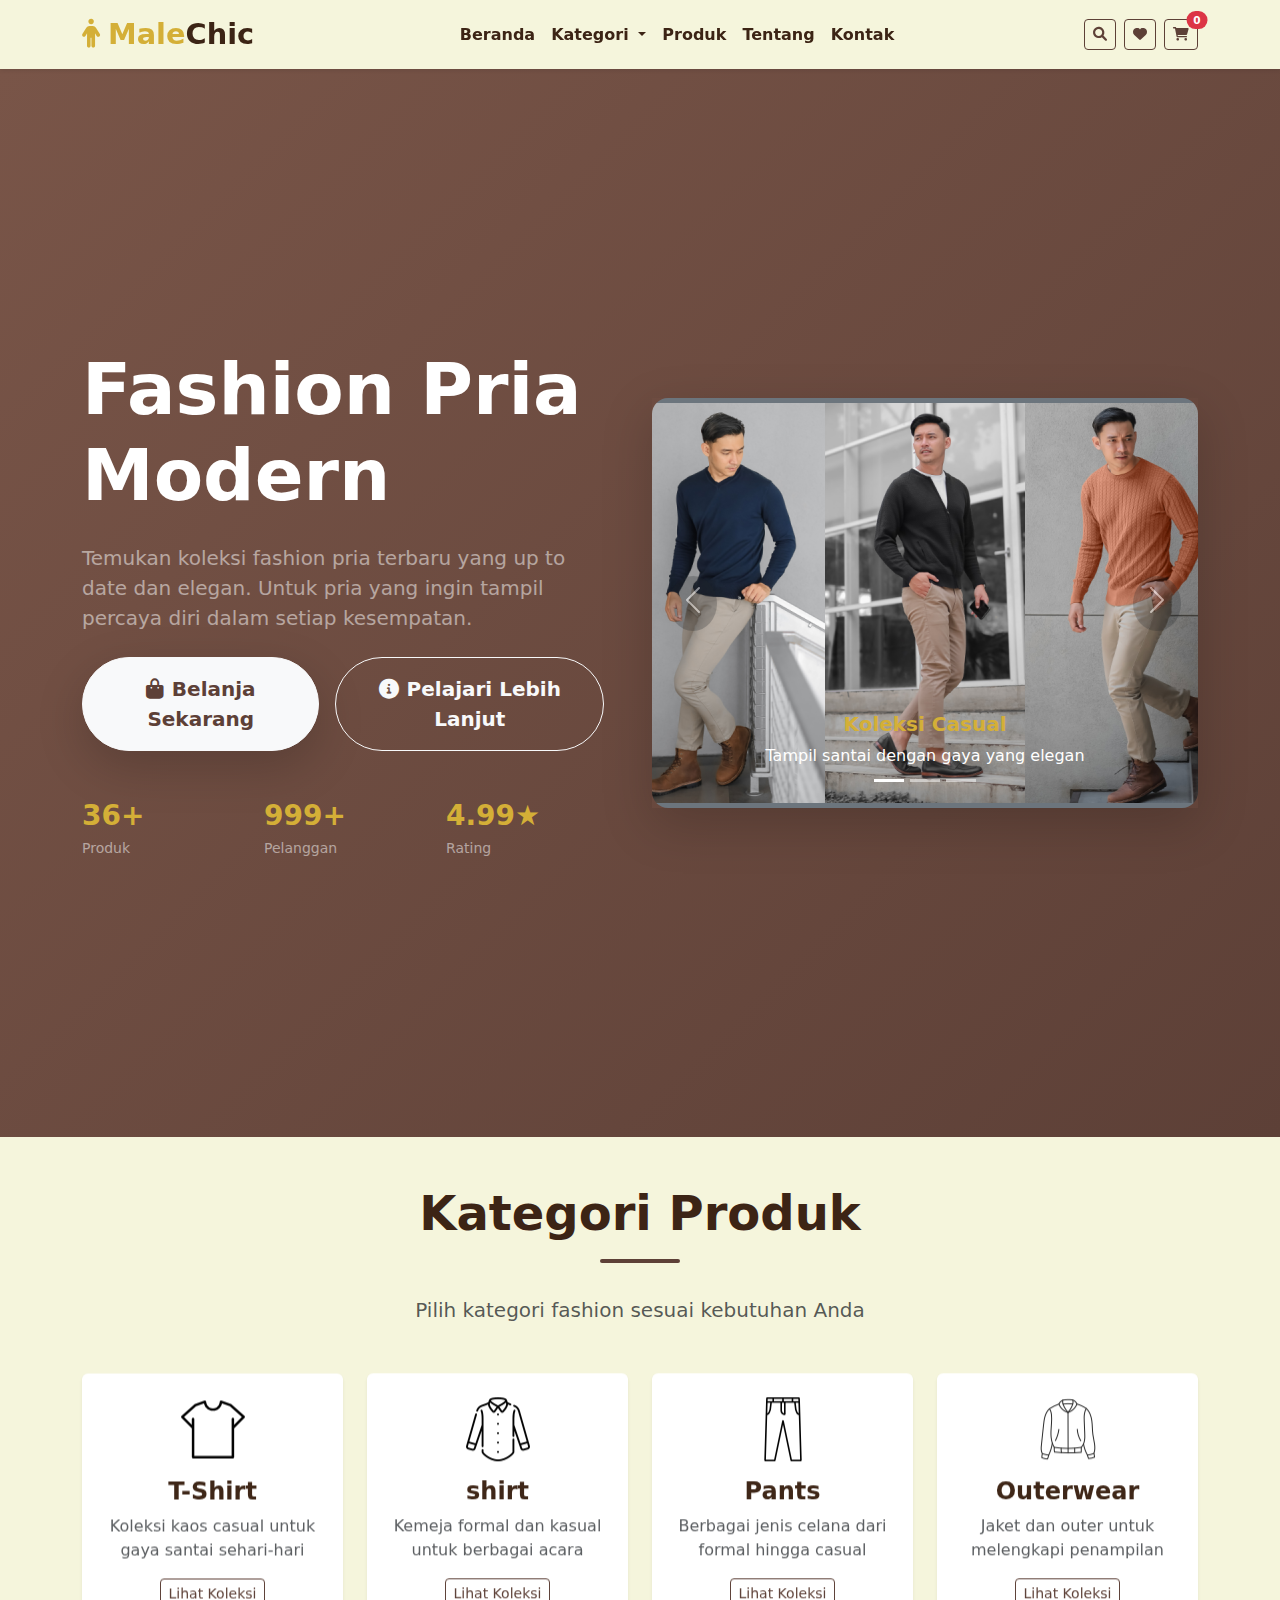
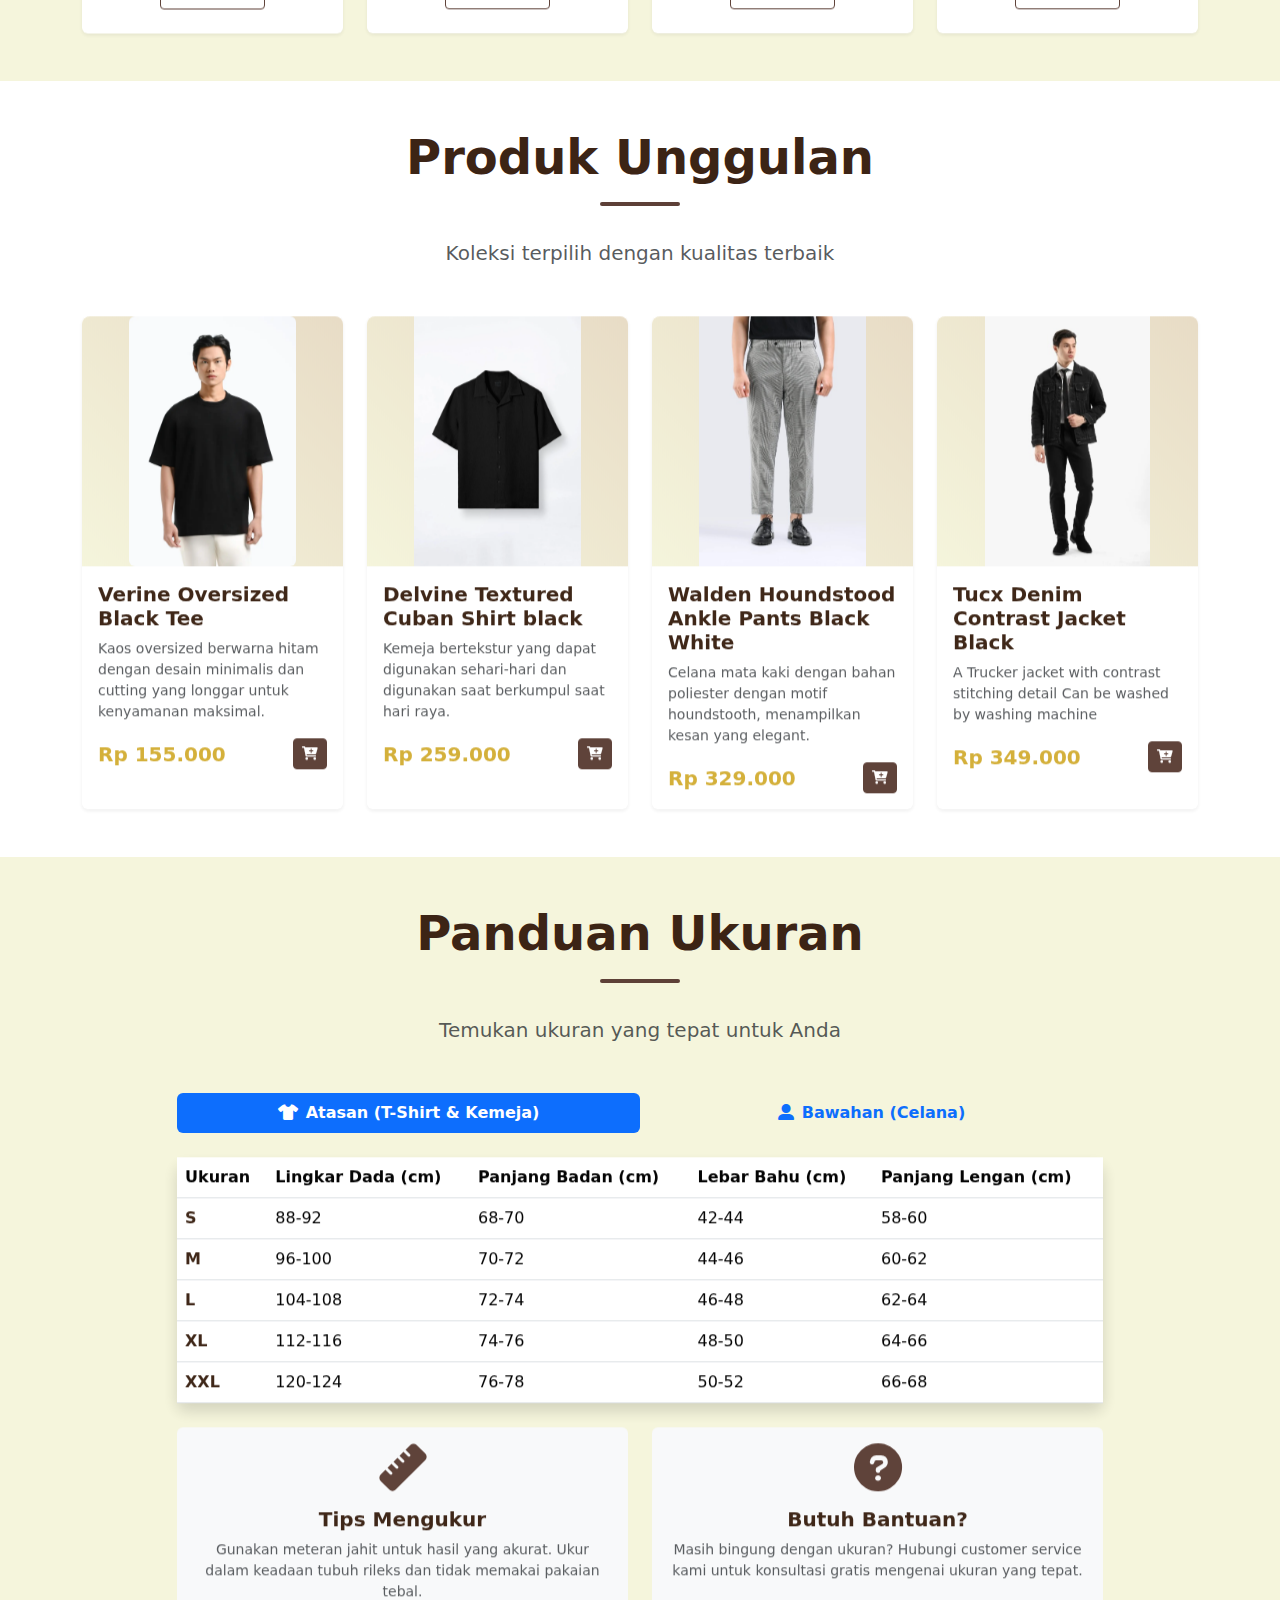
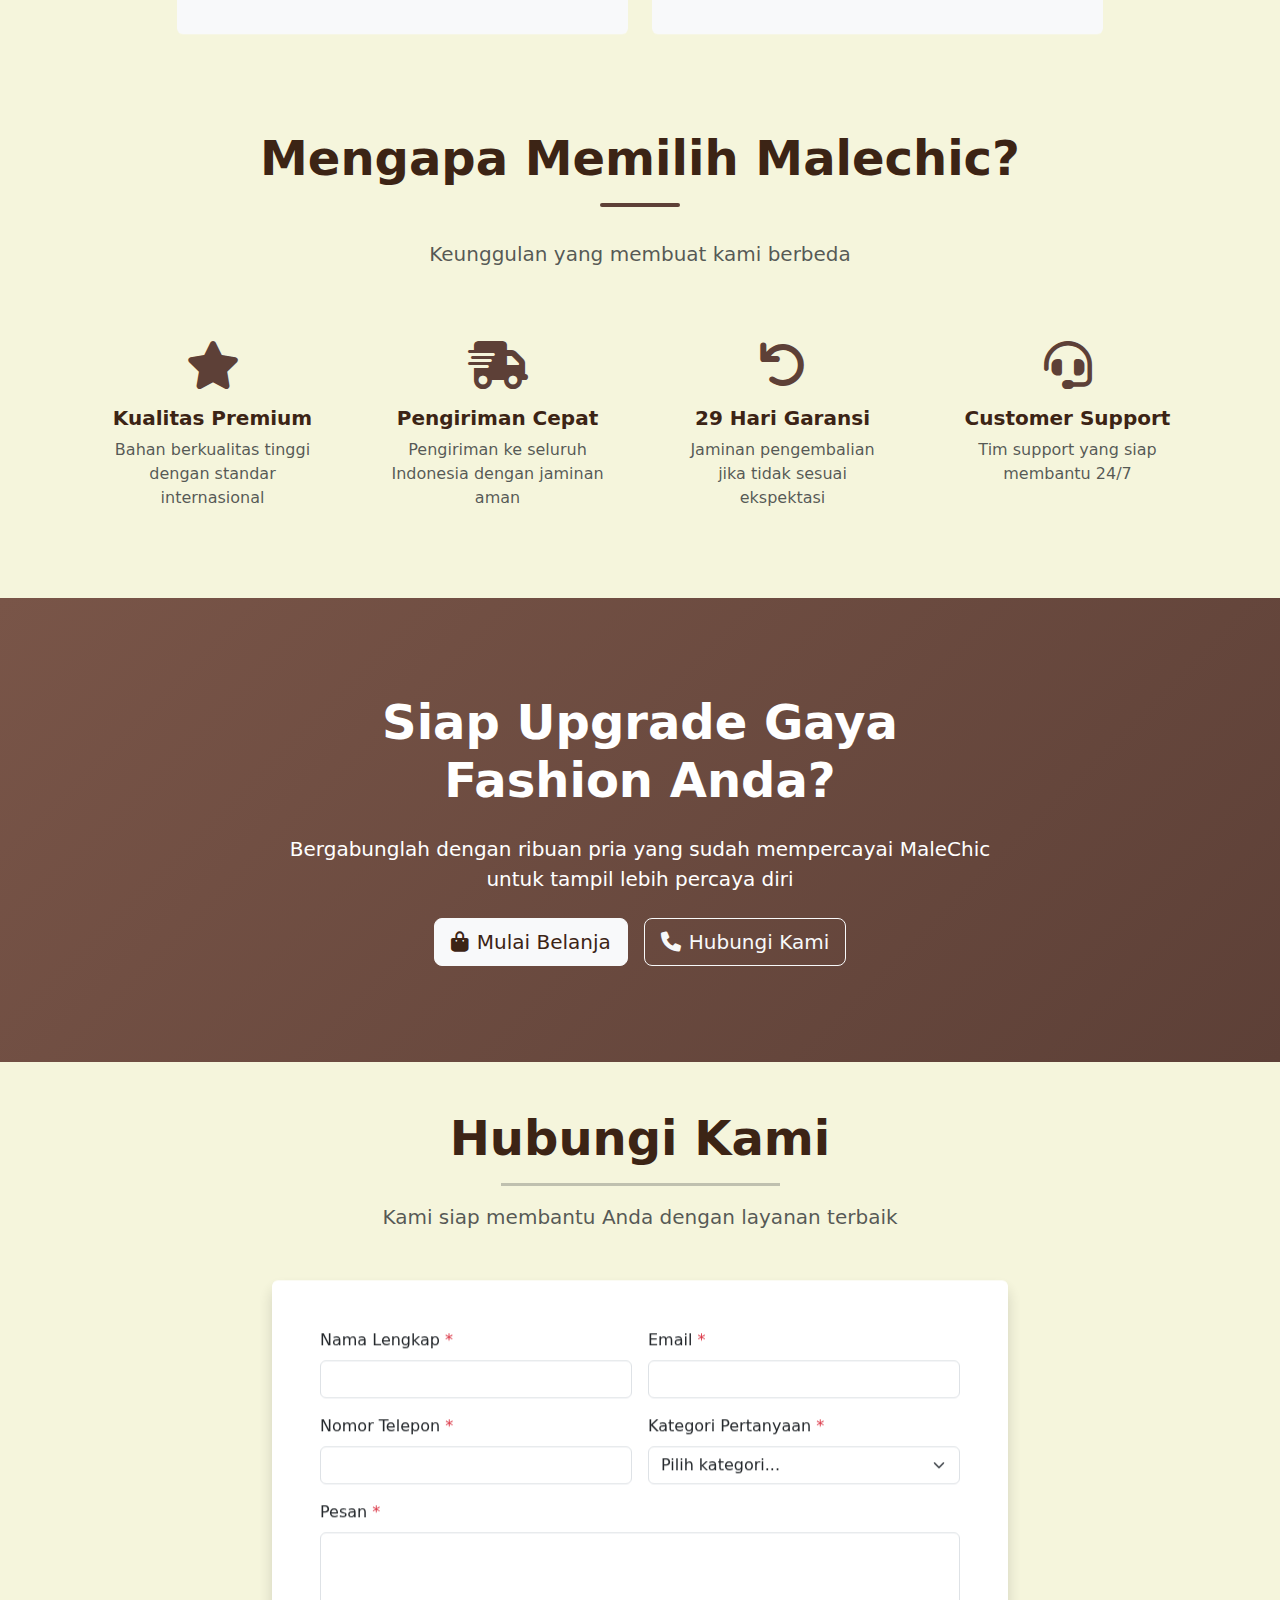
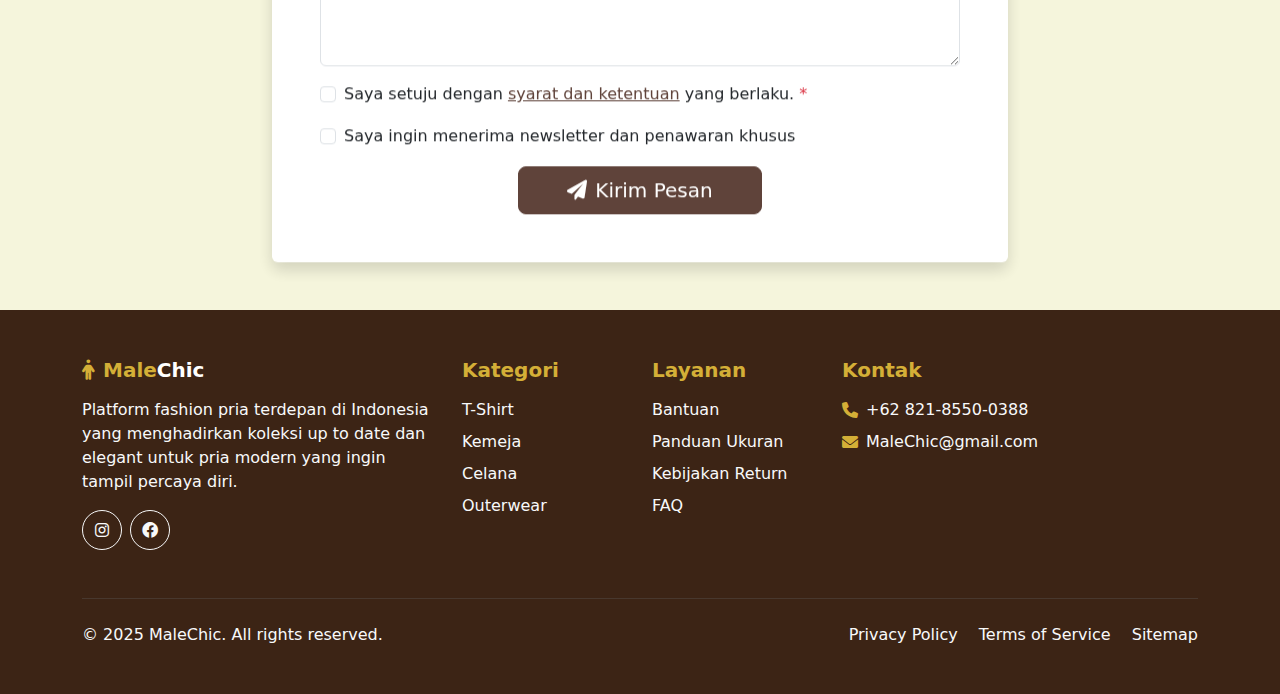
<file: index.html>
<!DOCTYPE html>
<html lang="id">
<head>
  <meta charset="UTF-8" />
  <meta http-equiv="refresh" content="0; url=Homepage.html" />
  <title>Redirecting...</title>
</head>
<body>
  <p>Mohon tunggu, sedang dialihkan ke Homepage...</p>
</body>
</html>
</file>
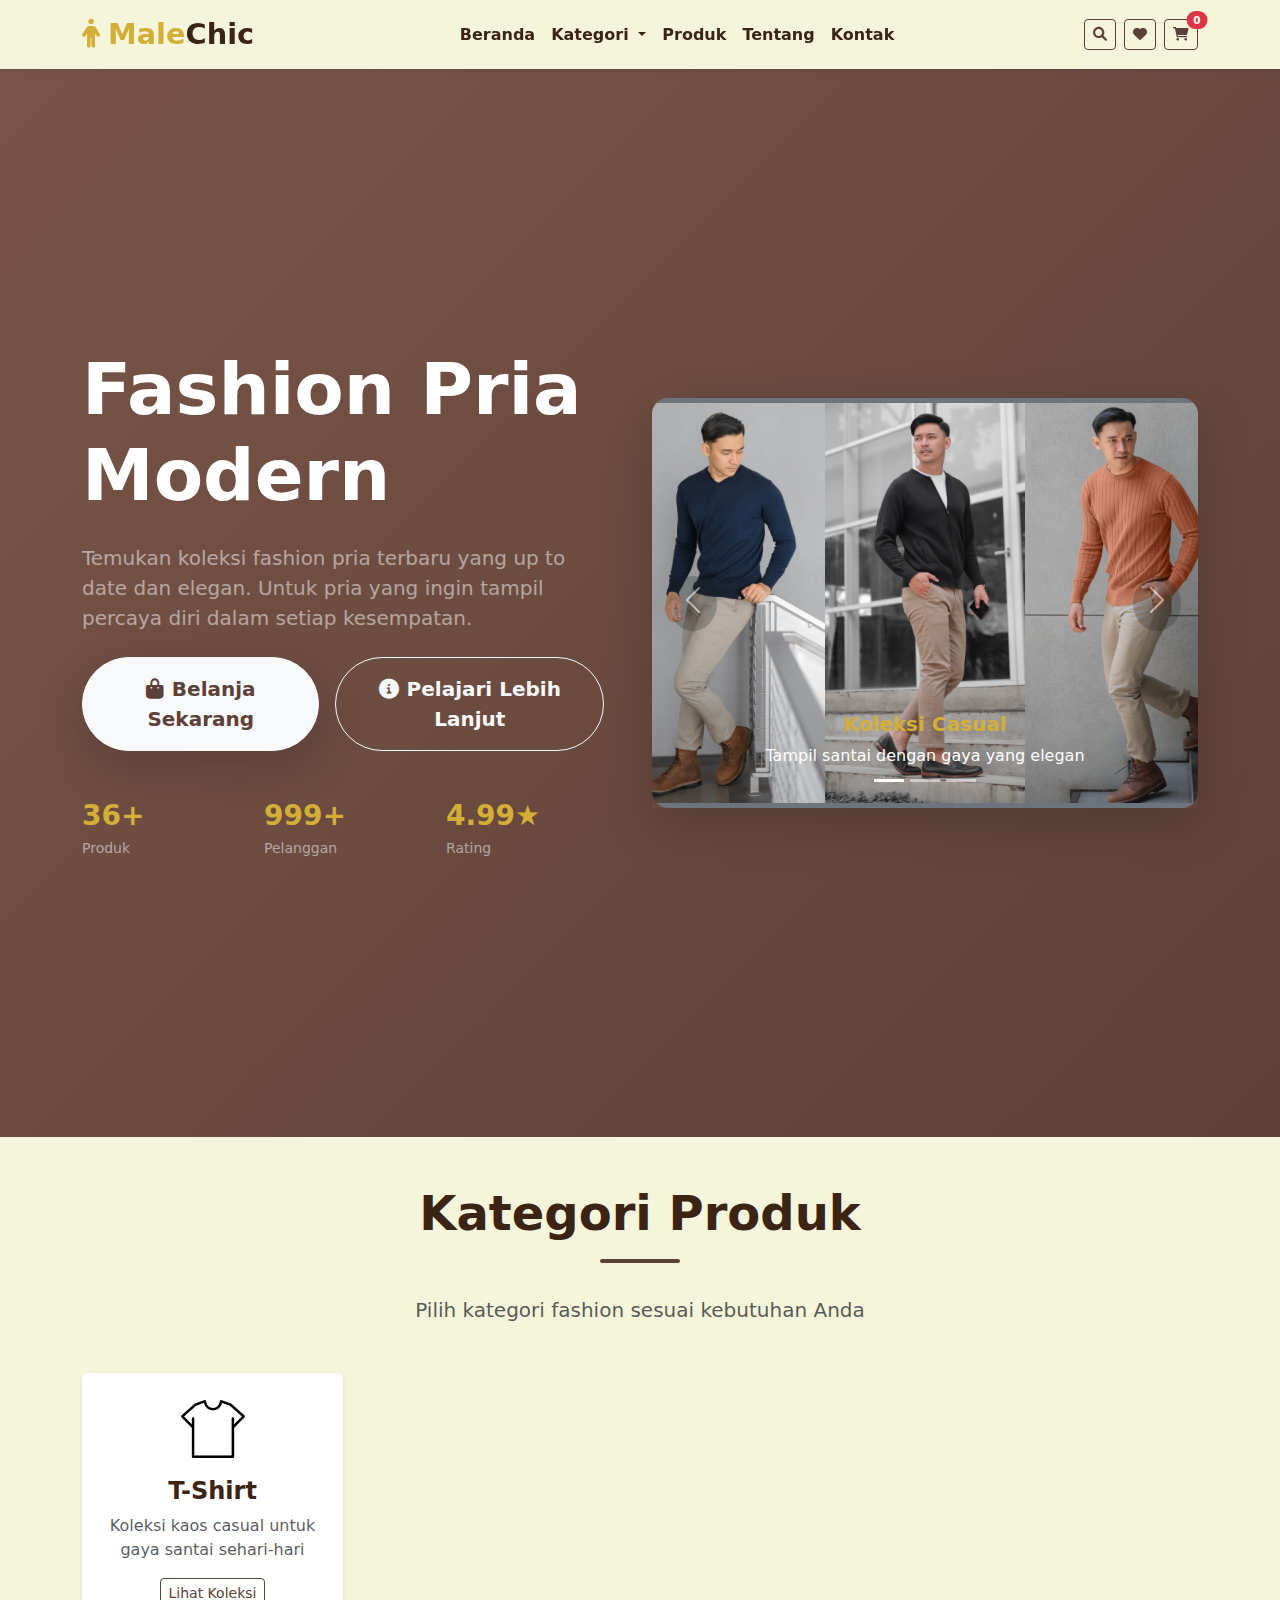
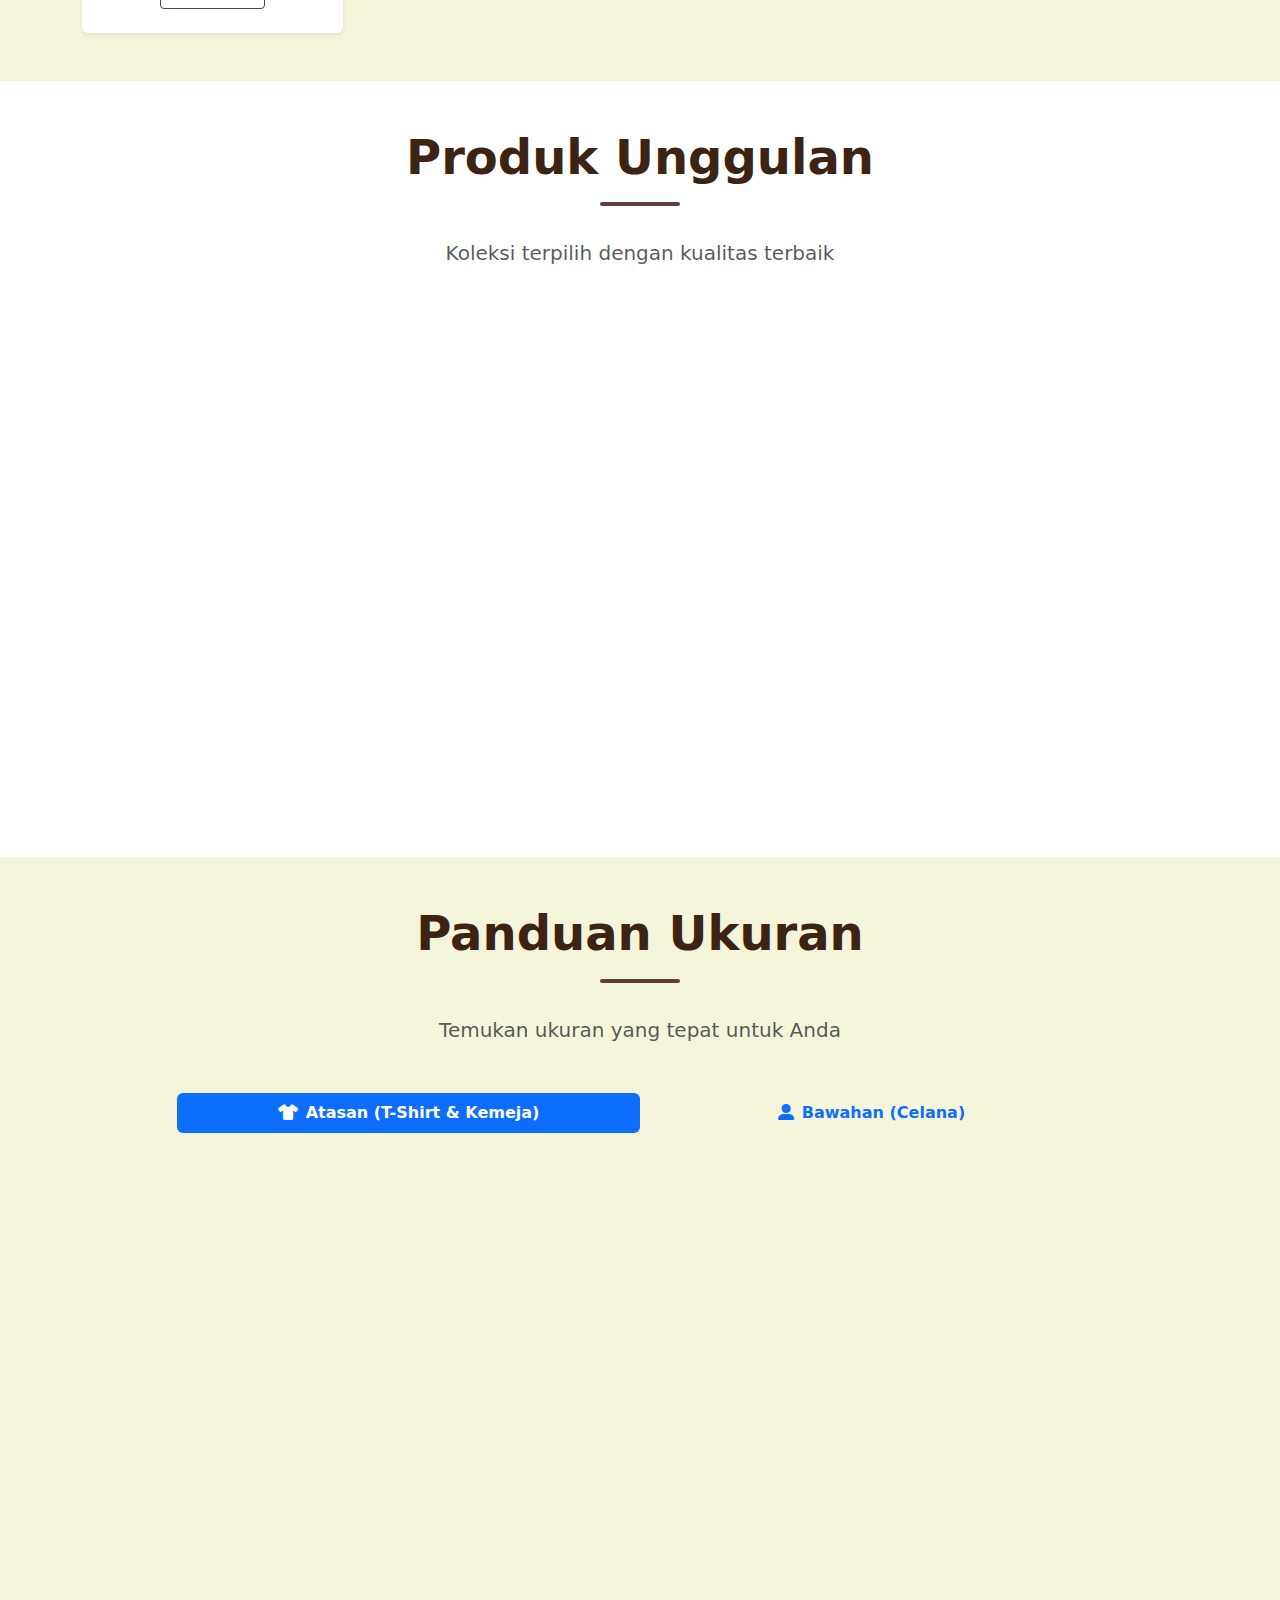
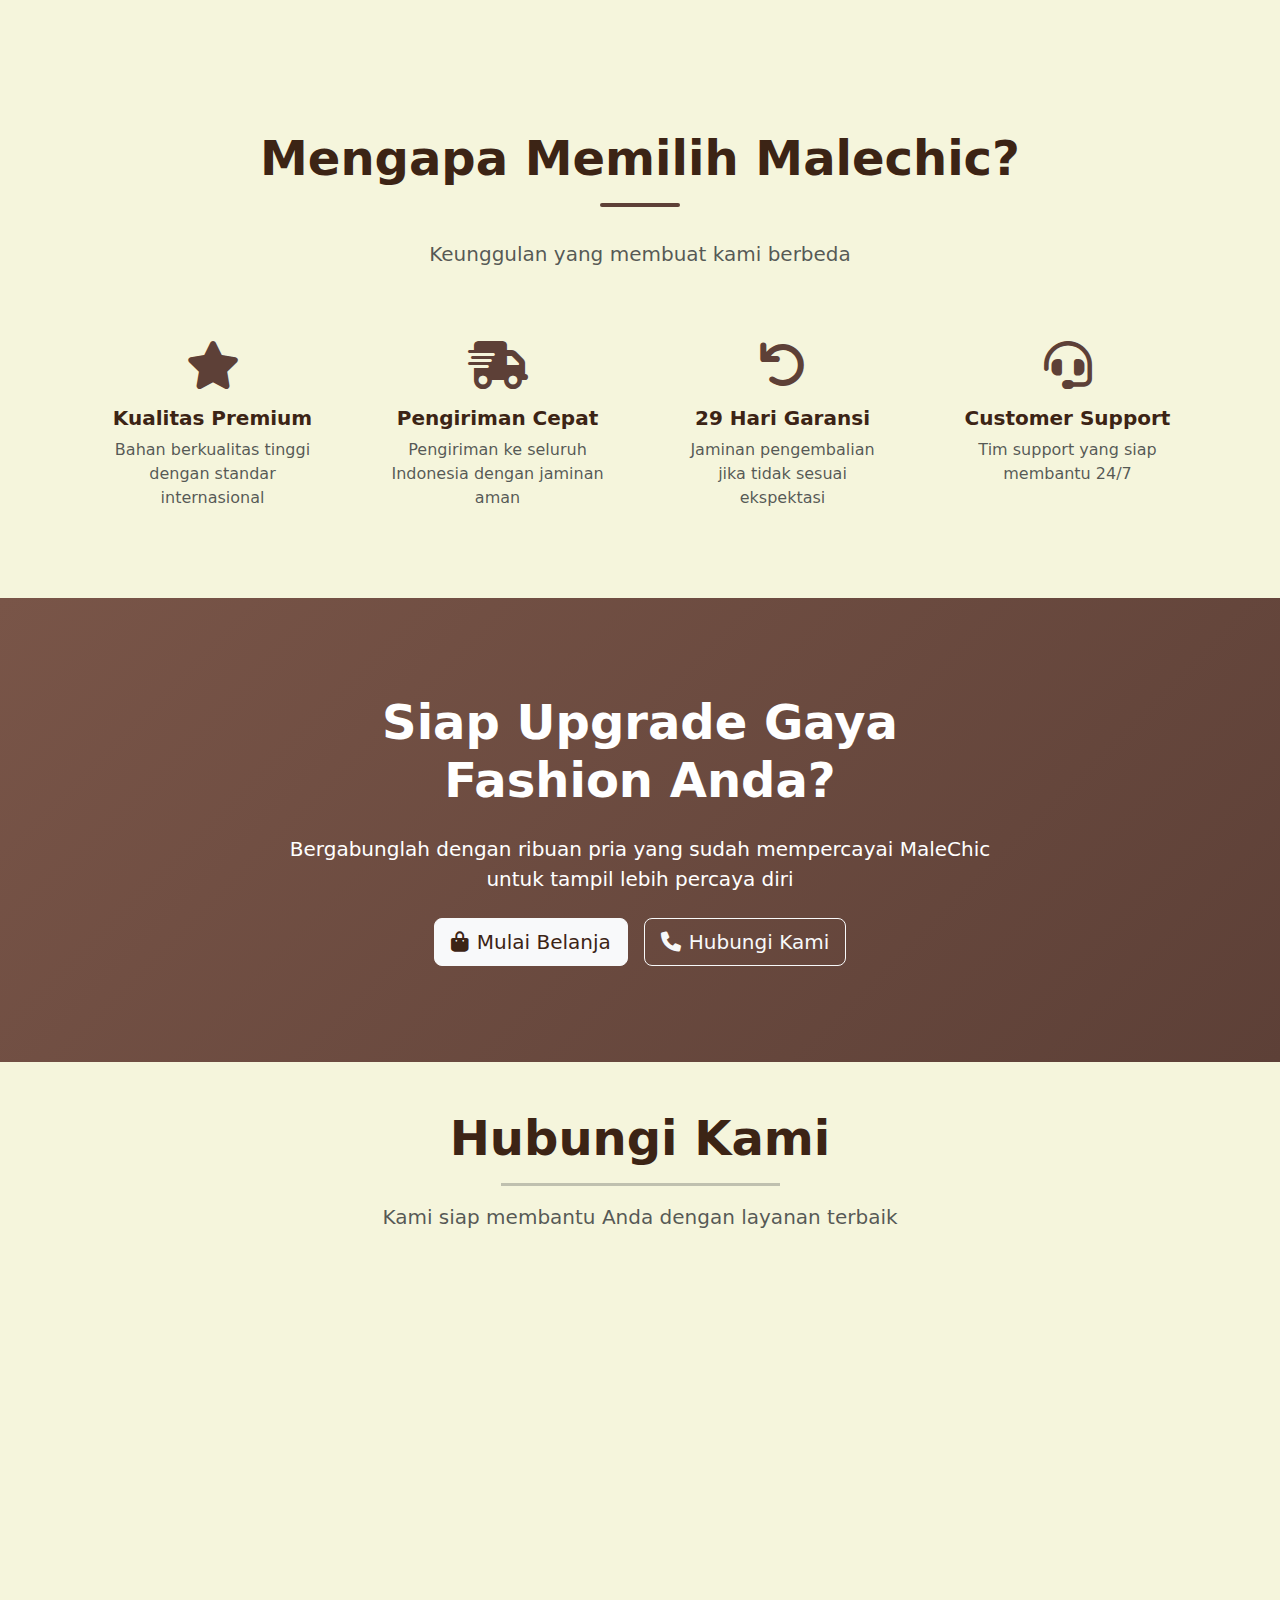
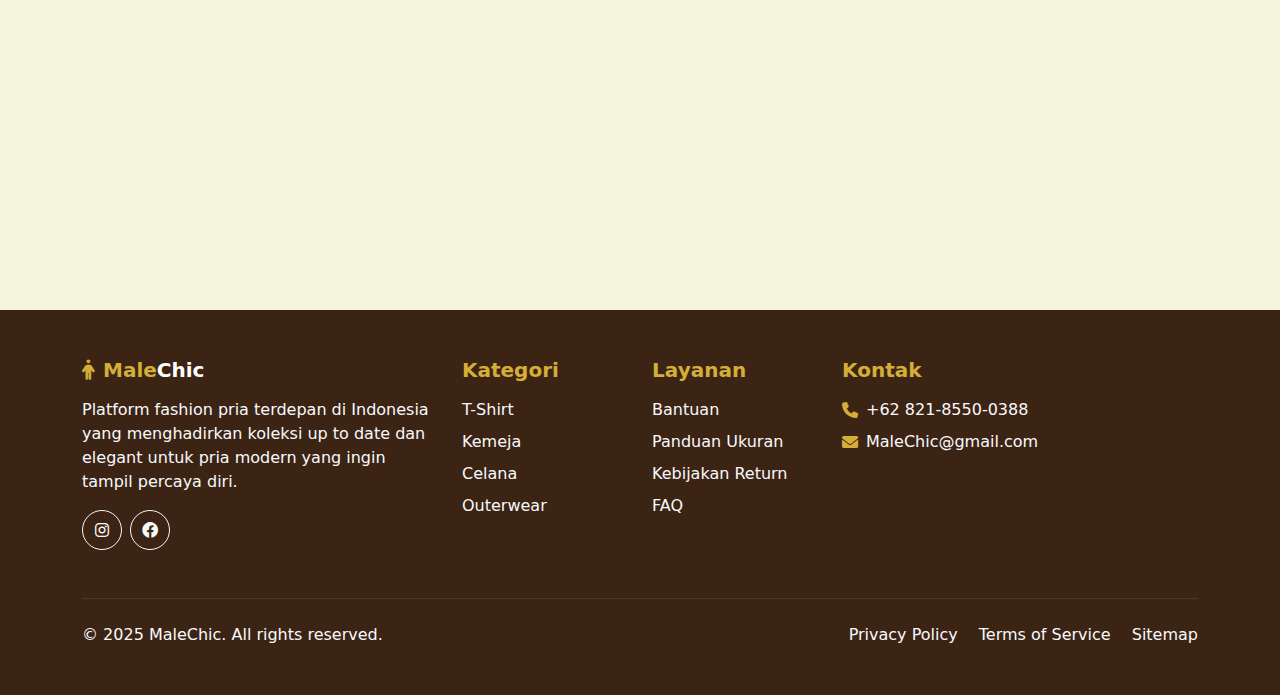
<file: Homepage.html>
<!DOCTYPE html>
<html lang="id">
<head>
    <!-- Meta tag untuk karakter encoding dan responsive design -->
    <meta charset="UTF-8">
    <meta name="viewport" content="width=device-width, initial-scale=1.0">
    <title>MaleChic - Fashion Pria Modern</title>
    
    <!-- Import library CSS eksternal -->
    <!-- Bootstrap untuk styling dan layout responsive -->
    <link href="https://cdnjs.cloudflare.com/ajax/libs/bootstrap/5.3.0/css/bootstrap.min.css" rel="stylesheet">
    <!-- Font Awesome untuk icon-icon -->
    <link href="https://cdnjs.cloudflare.com/ajax/libs/font-awesome/6.0.0/css/all.min.css" rel="stylesheet">
    <!-- CSS kustom untuk styling tambahan -->
    <link rel="stylesheet" href="homepage.css">
</head>
<body>
    <!-- ============================== -->
    <!-- BAGIAN NAVIGASI (NAVBAR) -->
    <!-- ============================== -->
    <nav class="navbar navbar-expand-lg navbar-light bg-cream sticky-top shadow-sm">
        <div class="container">
            <!-- Logo/Brand Website -->
            <a class="navbar-brand brand-text" href="#">
                <i class="fas fa-male me-2 text-gold"></i><span class="text-gold">Male</span>Chic
            </a>
            
            <!-- Tombol toggle untuk mobile menu (hamburger menu) -->
            <button class="navbar-toggler" type="button" data-bs-toggle="collapse" data-bs-target="#navbarNav">
                <span class="navbar-toggler-icon"></span>
            </button>
            
            <!-- Menu navigasi utama -->
            <div class="collapse navbar-collapse" id="navbarNav">
                <!-- Menu navigasi di tengah -->
                <ul class="navbar-nav mx-auto">
                    <li class="nav-item">
                        <a class="nav-link fw-semibold" href="Homepage.html">Beranda</a>
                    </li>
                    <!-- Dropdown menu untuk kategori produk -->
                    <li class="nav-item dropdown">
                        <a class="nav-link dropdown-toggle fw-semibold" href="#" role="button" data-bs-toggle="dropdown">
                            Kategori
                        </a>
                        <ul class="dropdown-menu">
                            <li><a class="dropdown-item" href="T-shirt.html">T-Shirt</a></li>
                            <li><a class="dropdown-item" href="shirt.html">Shirt</a></li>
                            <li><a class="dropdown-item" href="Pants.html">Pants</a></li>
                            <li><a class="dropdown-item" href="Outerware.html">Outerwear</a></li>
                        </ul>
                    </li>
                    <li class="nav-item">
                        <a class="nav-link fw-semibold" href="#products">Produk</a>
                    </li>
                    <li class="nav-item">
                        <a class="nav-link fw-semibold" href="#about">Tentang</a>
                    </li>
                    <li class="nav-item">
                        <a class="nav-link fw-semibold" href="#contact">Kontak</a>
                    </li>
                </ul>
                
                <!-- Tombol aksi di kanan navbar (search, wishlist, cart) -->
                <div class="d-flex gap-2">
                    <!-- Tombol pencarian -->
                    <button class="btn btn-outline-brown btn-sm">
                        <i class="fas fa-search"></i>
                    </button>
                    <!-- Tombol wishlist/favorit -->
                    <button class="btn btn-outline-brown btn-sm">
                        <i class="fas fa-heart"></i>
                    </button>
                    <!-- Tombol keranjang belanja dengan badge counter -->
                    <button class="btn btn-outline-brown btn-sm position-relative">
                        <i class="fas fa-shopping-cart"></i>
                        <span class="position-absolute top-0 start-100 translate-middle badge rounded-pill bg-danger">
                            0
                        </span>
                    </button>
                </div>
            </div>
        </div>
    </nav>
    <!-- Akhir Navbar -->

    <!-- ============================== -->
    <!-- BAGIAN HERO/BANNER UTAMA -->
    <!-- ============================== -->
    <section id="home" class="bg-brown-gradient text-white py-5">
        <div class="container py-5">
            <div class="row align-items-center min-vh-100 g-4">
                <div class="col-lg-6 col-md-12">
                    <div class="text-center text-lg-start pe-lg-4">
                        <h1 class="display-2 fw-bold mb-4">Fashion Pria Modern</h1>
                        <p class="lead mb-4 text-white-50">
                            Temukan koleksi fashion pria terbaru yang up to date dan elegan.
                            Untuk pria yang ingin tampil percaya diri dalam setiap kesempatan.
                        </p>
                        
                        <div class="d-flex flex-column flex-sm-row gap-3 justify-content-center justify-content-lg-start">
                            <a href="#products" class="btn btn-light btn-lg rounded-pill px-4 py-3 fw-semibold text-brown-medium shadow-lg">
                                <i class="fas fa-shopping-bag me-2"></i>Belanja Sekarang
                            </a>
                            <a href="#about" class="btn btn-outline-light btn-lg rounded-pill px-4 py-3 fw-semibold">
                                <i class="fas fa-info-circle me-2"></i>Pelajari Lebih Lanjut
                            </a>
                        </div>
                        
                        <div class="row mt-5 text-center text-lg-start">
                            <div class="col-4">
                                <div class="h3 fw-bold text-gold mb-1">36+</div>
                                <small class="text-white-50">Produk</small>
                            </div>
                            <div class="col-4">
                                <div class="h3 fw-bold text-gold mb-1">999+</div>
                                <small class="text-white-50">Pelanggan</small>
                            </div>
                            <div class="col-4">
                                <div class="h3 fw-bold text-gold mb-1">4.99★</div>
                                <small class="text-white-50">Rating</small>
                            </div>
                        </div>
                    </div>
                </div>
                
                <div class="col-lg-6 col-md-12">
                    <div class="position-relative">
                        <div id="fashionCarousel" class="carousel slide carousel-fade shadow-lg" data-bs-ride="carousel" data-bs-interval="3000">
                            <div class="carousel-indicators">
                                <button type="button" data-bs-target="#fashionCarousel" data-bs-slide-to="0" class="active" aria-current="true"></button>
                                <button type="button" data-bs-target="#fashionCarousel" data-bs-slide-to="1"></button>
                                <button type="button" data-bs-target="#fashionCarousel" data-bs-slide-to="2"></button>
                            </div>
                            
                            <div class="carousel-inner rounded-4 overflow-hidden">
                                <div class="carousel-item active">
                                    <div class="ratio ratio-4x3">
                                        <div class="bg-secondary d-flex align-items-center justify-content-center">
                                           <img src="koleksi casual.png" alt="casual">
                                        </div>
                                    </div>
                                    <div class="carousel-caption d-none d-md-block">
                                        <h5 class="fw-bold text-gold mb-2">Koleksi Casual</h5>
                                        <p class="mb-0">Tampil santai dengan gaya yang elegan</p>
                                    </div>
                                </div>
                                <div class="carousel-item">
                                    <div class="ratio ratio-4x3">
                                        <div class="bg-dark d-flex align-items-center justify-content-center">
                                        <img src="Koleksi formal (2).jpeg" alt="formal">
                                        </div>
                                    </div>
                                    <div class="carousel-caption d-none d-md-block">
                                        <h5 class="fw-bold text-gold mb-2">Koleksi Formal</h5>
                                        <p class="mb-0">Tampil rapi dengan gaya yang elegan</p>
                                    </div>
                                </div>
                                <div class="carousel-item">
                                    <div class="ratio ratio-4x3">
                                        <div class="bg-warning d-flex align-items-center justify-content-center">
                                            <img src="Diskon.jpg" alt="diskon">
                                        </div>
                                    </div>
                                    <div class="carousel-caption d-none d-md-block">
                                        <h5 class="fw-bold text-gold mb-2">Diskon Besar-besaran</h5>
                                        <p class="mb-0">Ada banyak diskon yang meriah!!!</p>
                                    </div>
                                </div>
                            </div>
                            
                            <button class="carousel-control-prev" type="button" data-bs-target="#fashionCarousel" data-bs-slide="prev">
                                <div class="bg-dark bg-opacity-50 rounded-circle p-2">
                                    <span class="carousel-control-prev-icon"></span>
                                </div>
                            </button>
                            <button class="carousel-control-next" type="button" data-bs-target="#fashionCarousel" data-bs-slide="next">
                                <div class="bg-dark bg-opacity-50 rounded-circle p-2">
                                    <span class="carousel-control-next-icon"></span>
                                </div>
                            </button>
                        </div>
                    </div>
                </div>
            </div>
        </div>
    </section>
               
    <!-- ============================== -->
    <!-- BAGIAN KATEGORI PRODUK -->
    <!-- ============================== -->
    <section class="py-5 bg-cream">
        <div class="container">
            <!-- Header section dengan judul dan deskripsi -->
            <div class="text-center mb-5">
                <h2 class="display-5 fw-bold text-brown-dark mb-3">Kategori Produk</h2>
                <div class="section-divider"></div>
                <p class="lead text-muted">Pilih kategori fashion sesuai kebutuhan Anda</p>
            </div>
            
            <!-- Grid layout untuk kategori produk (4 kolom) -->
            <div class="row g-4">
                <!-- Kategori 1: T-Shirt -->
                <div class="col-lg-3 col-md-6">
                    <div class="card h-100 shadow-sm border-0">
                        <div class="card-body text-center p-4">
                            <div class="text-brown-primary mb-3">
                                <img src="tshirt.png" alt="T-shirt">
                            </div>
                            <h4 class="card-title fw-bold text-brown-dark">T-Shirt</h4>
                            <p class="card-text text-muted">Koleksi kaos casual untuk gaya santai sehari-hari</p>
                            <a href="tshirt.html" class="btn btn-outline-brown btn-sm">Lihat Koleksi</a>
                        </div>
                    </div>
                </div>
                
                <!-- Kategori 2: Shirt/Kemeja -->
                <div class="col-lg-3 col-md-6">
                    <div class="card h-100 shadow-sm border-0">
                        <div class="card-body text-center p-4">
                            <div class="text-brown-primary mb-3">
                                <img src="shirt.png" alt="Shirt">
                            </div>
                            <h4 class="card-title fw-bold text-brown-dark">shirt</h4>
                            <p class="card-text text-muted">Kemeja formal dan kasual untuk berbagai acara</p>
                            <a href="shirt.html" class="btn btn-outline-brown btn-sm">Lihat Koleksi</a>
                        </div>
                    </div>
                </div>
                
                <!-- Kategori 3: Celana -->
                <div class="col-lg-3 col-md-6">
                    <div class="card h-100 shadow-sm border-0">
                        <div class="card-body text-center p-4">
                            <div class="text-brown-primary mb-3">
                              <img src="trousers.png" alt="Pants">
                            </div>
                            <h4 class="card-title fw-bold text-brown-dark">Pants</h4>
                            <p class="card-text text-muted">Berbagai jenis celana dari formal hingga casual</p>
                            <a href="Pants.html" class="btn btn-outline-brown btn-sm">Lihat Koleksi</a>
                        </div>
                    </div>
                </div>
                
                <!-- Kategori 4: Outerwear -->
                <div class="col-lg-3 col-md-6">
                    <div class="card h-100 shadow-sm border-0">
                        <div class="card-body text-center p-4">
                            <div class="text-brown-primary mb-3">
                                <img src="clothes.png" alt="Outerwear">
                            </div>
                            <h4 class="card-title fw-bold text-brown-dark">Outerwear</h4>
                            <p class="card-text text-muted">Jaket dan outer untuk melengkapi penampilan</p>
                            <a href="Outerware.html" class="btn btn-outline-brown btn-sm">Lihat Koleksi</a>
                        </div>
                    </div>
                </div>
            </div>
        </div>
    </section>

    <!-- ============================== -->
    <!-- BAGIAN PRODUK UNGGULAN -->
    <!-- ============================== -->
    <section id="products" class="py-5">
        <div class="container">
            <!-- Header section -->
            <div class="text-center mb-5">
                <h2 class="display-5 fw-bold text-brown-dark mb-3">Produk Unggulan</h2>
                <div class="section-divider"></div>
                <p class="lead text-muted">Koleksi terpilih dengan kualitas terbaik</p>
            </div>
            
            <!-- Grid produk unggulan (4 kolom) -->
            <div class="row g-4">
                <!-- Produk 1: Premium Cotton T-Shirt -->
                <div class="col-lg-3 col-md-6">
                    <div class="card h-100 shadow-sm border-0">
                        <!-- Placeholder untuk gambar produk -->
                        <div class="product-image-placeholder d-flex align-items-center justify-content-center">
                            <img src="tshirt4.webp" class="img-fluid rounded" alt="...">
                        </div>
                        <div class="card-body">
                            <h5 class="card-title fw-bold text-brown-dark">Verine Oversized Black Tee</h5>
                            <p class="card-text text-muted small">Kaos oversized berwarna hitam dengan desain minimalis dan cutting yang longgar untuk kenyamanan maksimal.</p>
                            <!-- Area harga dan tombol beli -->
                            <div class="d-flex justify-content-between align-items-center">
                                <span class="h5 text-gold fw-bold mb-0">Rp 155.000</span>
                                <button class="btn btn-brown btn-sm">
                                    <i class="fas fa-cart-plus"></i>
                                </button>
                            </div>
                        </div>
                    </div>
                </div>
                
                <!-- Produk 2: Formal Shirt -->
                <div class="col-lg-3 col-md-6">
                    <div class="card h-100 shadow-sm border-0">
                        <div class="product-image-placeholder d-flex align-items-center justify-content-center">
                            <img src="foto1.webp" alt="">
                        </div>
                        <div class="card-body">
                            <h5 class="card-title fw-bold text-brown-dark">Delvine Textured Cuban Shirt black</h5>
                            <p class="card-text text-muted small">Kemeja bertekstur yang dapat digunakan sehari-hari dan digunakan saat berkumpul saat hari raya.</p>
                            <div class="d-flex justify-content-between align-items-center">
                                <span class="h5 text-gold fw-bold mb-0">Rp 259.000</span>
                                <button class="btn btn-brown btn-sm">
                                    <i class="fas fa-cart-plus"></i>
                                </button>
                            </div>
                        </div>
                    </div>
                </div>
                
                <!-- Produk 3: Chino Pants -->
                <div class="col-lg-3 col-md-6">
                    <div class="card h-100 shadow-sm border-0">
                        <div class="product-image-placeholder d-flex align-items-center justify-content-center">
                            <img src="pants 10.jpeg" alt="">
                        </div>
                        <div class="card-body">
                            <h5 class="card-title fw-bold text-brown-dark">Walden Houndstood Ankle Pants Black White</h5>
                            <p class="card-text text-muted small">Celana mata kaki dengan bahan poliester dengan motif houndstooth, menampilkan kesan yang elegant. </p>
                            <div class="d-flex justify-content-between align-items-center">
                                <span class="h5 text-gold fw-bold mb-0">Rp 329.000</span>
                                <button class="btn btn-brown btn-sm">
                                    <i class="fas fa-cart-plus"></i>
                                </button>
                            </div>
                        </div>
                    </div>
                </div>
                
                <!-- Produk 4: Denim Jacket -->
                <div class="col-lg-3 col-md-6">
                    <div class="card h-100 shadow-sm border-0">
                        <div class="product-image-placeholder d-flex align-items-center justify-content-center">
                            <img src="outerware 10.jpeg" alt="">
                        </div>
                        <div class="card-body">
                            <h5 class="card-title fw-bold text-brown-dark">Tucx Denim Contrast Jacket Black</h5>
                            <p class="card-text text-muted small">A Trucker jacket with contrast stitching detail Can be washed by washing machine</p>
                            <div class="d-flex justify-content-between align-items-center">
                                <span class="h5 text-gold fw-bold mb-0">Rp 349.000</span>
                                <button class="btn btn-brown btn-sm">
                                    <i class="fas fa-cart-plus"></i>
                                </button>
                            </div>
                        </div>
                    </div>
                </div>
            </div>
            </div>
        </div>
    </section>
 <!-- BAGIAN PANDUAN UKURAN DENGAN TABEL -->
 <section id="size-guide" class="py-5 bg-cream">
    <div class="container">
        <div class="text-center mb-5">
            <h2 class="display-5 fw-bold text-brown-dark mb-3">Panduan Ukuran</h2>
            <div class="section-divider"></div>
            <p class="lead text-muted">Temukan ukuran yang tepat untuk Anda</p>
        </div>
        
        <div class="row justify-content-center">
            <div class="col-lg-10">
                <!-- Tabs untuk kategori ukuran -->
                <ul class="nav nav-pills nav-justified mb-4" id="sizeGuideTab" role="tablist">
                    <li class="nav-item" role="presentation">
                        <button class="nav-link active fw-semibold" id="tops-tab" data-bs-toggle="pill" data-bs-target="#tops" type="button" role="tab">
                            <i class="fas fa-tshirt me-2"></i>Atasan (T-Shirt & Kemeja)
                        </button>
                    </li>
                    <li class="nav-item" role="presentation">
                        <button class="nav-link fw-semibold" id="bottoms-tab" data-bs-toggle="pill" data-bs-target="#bottoms" type="button" role="tab">
                            <i class="fas fa-user-alt me-2"></i>Bawahan (Celana)
                        </button>
                    </li>
                </ul>
                
                <!-- Tab content -->
                <div class="tab-content" id="sizeGuideTabContent">
                    <!-- Tab Atasan -->
                    <div class="tab-pane fade show active" id="tops" role="tabpanel">
                        <div class="card shadow border-0">
                            <div class="card-body p-0">
                                <div class="table-responsive">
                                    <table class="table size-guide-table mb-0">
                                        <thead>
                                            <tr>
                                                <th>Ukuran</th>
                                                <th>Lingkar Dada (cm)</th>
                                                <th>Panjang Badan (cm)</th>
                                                <th>Lebar Bahu (cm)</th>
                                                <th>Panjang Lengan (cm)</th>
                                            </tr>
                                        </thead>
                                        <tbody>
                                            <tr>
                                                <td class="fw-semibold text-brown-dark">S</td>
                                                <td>88-92</td>
                                                <td>68-70</td>
                                                <td>42-44</td>
                                                <td>58-60</td>
                                            </tr>
                                            <tr>
                                                <td class="fw-semibold text-brown-dark">M</td>
                                                <td>96-100</td>
                                                <td>70-72</td>
                                                <td>44-46</td>
                                                <td>60-62</td>
                                            </tr>
                                            <tr>
                                                <td class="fw-semibold text-brown-dark">L</td>
                                                <td>104-108</td>
                                                <td>72-74</td>
                                                <td>46-48</td>
                                                <td>62-64</td>
                                            </tr>
                                            <tr>
                                                <td class="fw-semibold text-brown-dark">XL</td>
                                                <td>112-116</td>
                                                <td>74-76</td>
                                                <td>48-50</td>
                                                <td>64-66</td>
                                            </tr>
                                            <tr>
                                                <td class="fw-semibold text-brown-dark">XXL</td>
                                                <td>120-124</td>
                                                <td>76-78</td>
                                                <td>50-52</td>
                                                <td>66-68</td>
                                            </tr>
                                        </tbody>
                                    </table>
                                </div>
                            </div>
                        </div>
                    </div>
                    
                    <!-- Tab Bawahan -->
                    <div class="tab-pane fade" id="bottoms" role="tabpanel">
                        <div class="card shadow border-0">
                            <div class="card-body p-0">
                                <div class="table-responsive">
                                    <table class="table size-guide-table mb-0">
                                        <thead>
                                            <tr>
                                                <th>Ukuran</th>
                                                <th>Lingkar Pinggang (cm)</th>
                                                <th>Lingkar Pinggul (cm)</th>
                                                <th>Panjang Celana (cm)</th>
                                                <th>Panjang Kaki (cm)</th>
                                            </tr>
                                        </thead>
                                        <tbody>
                                            <tr>
                                                <td class="fw-semibold text-brown-dark">28</td>
                                                <td>70-74</td>
                                                <td>88-92</td>
                                                <td>100-102</td>
                                                <td>76-78</td>
                                            </tr>
                                            <tr>
                                                <td class="fw-semibold text-brown-dark">30</td>
                                                <td>74-78</td>
                                                <td>92-96</td>
                                                <td>102-104</td>
                                                <td>78-80</td>
                                            </tr>
                                            <tr>
                                                <td class="fw-semibold text-brown-dark">32</td>
                                                <td>78-82</td>
                                                <td>96-100</td>
                                                <td>104-106</td>
                                                <td>80-82</td>
                                            </tr>
                                            <tr>
                                                <td class="fw-semibold text-brown-dark">34</td>
                                                <td>82-86</td>
                                                <td>100-104</td>
                                                <td>106-108</td>
                                                <td>82-84</td>
                                            </tr>
                                            <tr>
                                                <td class="fw-semibold text-brown-dark">36</td>
                                                <td>86-90</td>
                                                <td>104-108</td>
                                                <td>108-110</td>
                                                <td>84-86</td>
                                            </tr>
                                        </tbody>
                                    </table>
                                </div>
                            </div>
                        </div>
                    </div>
                </div>
                
                <!-- Tips pengukuran -->
                <div class="row mt-4">
                    <div class="col-md-6">
                        <div class="card border-0 bg-light h-100">
                            <div class="card-body text-center">
                                <i class="fas fa-ruler fa-3x text-brown-primary mb-3"></i>
                                <h5 class="fw-bold text-brown-dark">Tips Mengukur</h5>
                                <p class="text-muted small">Gunakan meteran jahit untuk hasil yang akurat. Ukur dalam keadaan tubuh rileks dan tidak memakai pakaian tebal.</p>
                            </div>
                        </div>
                    </div>
                    <div class="col-md-6">
                        <div class="card border-0 bg-light h-100">
                            <div class="card-body text-center">
                                <i class="fas fa-question-circle fa-3x text-brown-primary mb-3"></i>
                                <h5 class="fw-bold text-brown-dark">Butuh Bantuan?</h5>
                                <p class="text-muted small">Masih bingung dengan ukuran? Hubungi customer service kami untuk konsultasi gratis mengenai ukuran yang tepat.</p>
                            </div>
                        </div>
                    </div>
                </div>
            </div>
        </div>
    </div>
</section>
    <!-- ============================== -->
    <!-- BAGIAN KEUNGGULAN/FITUR -->
    <!-- ============================== -->
    <section id="about" class="py-5 bg-cream">
        <div class="container">
            <!-- Header section -->
            <div class="text-center mb-5">
                <h2 class="display-5 fw-bold text-brown-dark mb-3">Mengapa Memilih Malechic?</h2>
                <div class="section-divider"></div>
                <p class="lead text-muted">Keunggulan yang membuat kami berbeda</p>
            </div>
            
            <!-- Grid fitur/keunggulan (4 kolom) -->
            <div class="row g-4">
                <!-- Fitur 1: Kualitas Premium -->
                <div class="col-lg-3 col-md-6">
                    <div class="text-center p-4">
                        <div class="text-brown-primary mb-3">
                            <i class="fas fa-star fa-3x"></i>
                        </div>
                        <h5 class="fw-bold text-brown-dark">Kualitas Premium</h5>
                        <p class="text-muted">Bahan berkualitas tinggi dengan standar internasional</p>
                    </div>
                </div>
                
                <!-- Fitur 2: Pengiriman Cepat -->
                <div class="col-lg-3 col-md-6">
                    <div class="text-center p-4">
                        <div class="text-brown-primary mb-3">
                            <i class="fas fa-shipping-fast fa-3x"></i>
                        </div>
                        <h5 class="fw-bold text-brown-dark">Pengiriman Cepat</h5>
                        <p class="text-muted">Pengiriman ke seluruh Indonesia dengan jaminan aman</p>
                    </div>
                </div>
                
                <!-- Fitur 3: Garansi 29 Hari -->
                <div class="col-lg-3 col-md-6">
                    <div class="text-center p-4">
                        <div class="text-brown-primary mb-3">
                            <i class="fas fa-undo fa-3x"></i>
                        </div>
                        <h5 class="fw-bold text-brown-dark">29 Hari Garansi</h5>
                        <p class="text-muted">Jaminan pengembalian jika tidak sesuai ekspektasi</p>
                    </div>
                </div>
                
                <!-- Fitur 4: Customer Support -->
                <div class="col-lg-3 col-md-6">
                    <div class="text-center p-4">
                        <div class="text-brown-primary mb-3">
                            <i class="fas fa-headset fa-3x"></i>
                        </div>
                        <h5 class="fw-bold text-brown-dark">Customer Support</h5>
                        <p class="text-muted">Tim support yang siap membantu 24/7</p>
                    </div>
                </div>
            </div>
        </div>
    </section>

    <!-- ============================== -->
    <!-- BAGIAN CALL-TO-ACTION KONTAK -->
    <!-- ============================== -->
    <section id="contact" class="bg-brown-gradient text-white py-5 pt-10">
        <div class="container py-5">
            <div class="row justify-content-center">
                <div class="col-lg-8 text-center">
                    <h2 class="display-5 fw-bold mb-4">Siap Upgrade Gaya Fashion Anda?</h2>
                    <p class="lead mb-4">
                        Bergabunglah dengan ribuan pria yang sudah mempercayai MaleChic untuk tampil lebih percaya diri
                    </p>
                    <!-- Tombol CTA -->
                    <div class="d-flex flex-wrap justify-content-center gap-3">
                        <a href="#products" class="btn btn-light btn-lg text-brown-dark">
                            <i class="fas fa-shopping-bag me-2"></i>Mulai Belanja
                        </a>
                        <a href="#contact" class="btn btn-outline-light btn-lg">
                            <i class="fas fa-phone me-2"></i>Hubungi Kami
                        </a>
                    </div>
                </div>
            </div>
        </div>
    </section>
      <!-- FORM KONTAK -->
    <section id="contact-form" class="py-5 bg-cream">
        <div class="container">
            <div class="text-center mb-5">
                <h2 class="display-5 fw-bold text-brown-dark mb-3">Hubungi Kami</h2>
                <hr class="w-25 mx-auto border-3 border-gold">
                <p class="lead text-muted">Kami siap membantu Anda dengan layanan terbaik</p>
            </div>
            
            <div class="row justify-content-center">
                <div class="col-lg-8">
                    <div class="card shadow border-0">
                        <div class="card-body p-5">
                            <form id="contactForm" class="needs-validation" novalidate>
                                <div class="row g-3">
                                    <!-- Nama Lengkap -->
                                    <div class="col-md-6">
                                        <label for="fullName" class="form-label">Nama Lengkap <span class="text-danger">*</span></label>
                                        <input type="text" class="form-control" id="fullName" required minlength="3">
                                        <div class="invalid-feedback">
                                            Nama lengkap minimal 3 karakter.
                                        </div>
                                        <div class="valid-feedback">
                                            Looks good!
                                        </div>
                                    </div>
                                    
                                    <!-- Email -->
                                    <div class="col-md-6">
                                        <label for="email" class="form-label">Email <span class="text-danger">*</span></label>
                                        <input type="email" class="form-control" id="email" required>
                                        <div class="invalid-feedback">
                                            Masukkan email yang valid.
                                        </div>
                                        <div class="valid-feedback">
                                            Looks good!
                                        </div>
                                    </div>
                                    
                                    <!-- Nomor Telepon -->
                                    <div class="col-md-6">
                                        <label for="phone" class="form-label">Nomor Telepon <span class="text-danger">*</span></label>
                                        <input type="tel" class="form-control" id="phone" pattern="[0-9]{10,13}" required>
                                        <div class="invalid-feedback">
                                            Masukkan nomor telepon yang valid (10-13 digit).
                                        </div>
                                        <div class="valid-feedback">
                                            Looks good!
                                        </div>
                                    </div>
                                    
                                    <!-- Kategori Pertanyaan -->
                                    <div class="col-md-6">
                                        <label for="category" class="form-label">Kategori Pertanyaan <span class="text-danger">*</span></label>
                                        <select class="form-select" id="category" required>
                                            <option value="">Pilih kategori...</option>
                                            <option value="produk">Pertanyaan Produk</option>
                                            <option value="pemesanan">Pemesanan</option>
                                            <option value="pengiriman">Pengiriman</option>
                                            <option value="pengembalian">Pengembalian</option>
                                            <option value="lainnya">Lainnya</option>
                                        </select>
                                        <div class="invalid-feedback">
                                            Pilih kategori pertanyaan.
                                        </div>
                                        <div class="valid-feedback">
                                            Looks good!
                                        </div>
                                    </div>
                                    
                                    <!-- Pesan -->
                                    <div class="col-12">
                                        <label for="message" class="form-label">Pesan <span class="text-danger">*</span></label>
                                        <textarea class="form-control" id="message" rows="5" required minlength="10"></textarea>
                                        <div class="invalid-feedback">
                                            Pesan minimal 10 karakter.
                                        </div>
                                        <div class="valid-feedback">
                                            Looks good!
                                        </div>
                                    </div>
                                    
                                    <!-- Terms & Conditions -->
                                    <div class="col-12">
                                        <div class="form-check">
                                            <input class="form-check-input" type="checkbox" id="terms" required>
                                            <label class="form-check-label" for="terms">
                                                Saya setuju dengan <a href="#" class="text-brown-medium">syarat dan ketentuan</a> yang berlaku. <span class="text-danger">*</span>
                                            </label>
                                            <div class="invalid-feedback">
                                                Anda harus menyetujui syarat dan ketentuan.
                                            </div>
                                        </div>
                                    </div>
                                    
                                    <!-- Newsletter -->
                                    <div class="col-12">
                                        <div class="form-check">
                                            <input class="form-check-input" type="checkbox" id="newsletter">
                                            <label class="form-check-label" for="newsletter">
                                                Saya ingin menerima newsletter dan penawaran khusus
                                            </label>
                                        </div>
                                    </div>
                                    
                                    <!-- Submit Button -->
                                    <div class="col-12 text-center">
                                        <button class="btn btn-brown btn-lg px-5" type="submit">
                                            <i class="fas fa-paper-plane me-2"></i>Kirim Pesan
                                        </button>
                                    </div>
                                </div>
                            </form>
                            
                            <!-- Success Alert (Hidden by default) -->
                            <div class="alert alert-success alert-dismissible fade show mt-4 d-none" id="successAlert" role="alert">
                                <i class="fas fa-check-circle me-2"></i>
                                <strong>Terima kasih!</strong> Pesan Anda telah berhasil dikirim. Tim kami akan segera menghubungi Anda.
                                <button type="button" class="btn-close" data-bs-dismiss="alert"></button>
                            </div>
                        </div>
                    </div>
                </div>
            </div>
        </div>
    </section>

    <!-- ============================== -->
    <!-- BAGIAN FOOTER -->
    <!-- ============================== -->
    <footer class="bg-brown-dark text-white py-5">
        <div class="container">
            <div class="row">
                <!-- Kolom 1: Info perusahaan dan social media -->
                <div class="col-lg-4 mb-4">
                    <h5 class="fw-bold mb-3">
                        <i class="fas fa-male me-2 text-gold"></i><span class="text-gold">Male</span>Chic
                    </h5>
                    <p class="text-light">
                        Platform fashion pria terdepan di Indonesia yang menghadirkan koleksi up to date dan elegant 
                        untuk pria modern yang ingin tampil percaya diri.
                    </p>
                    <!-- Social media icons -->
                    <div class="d-flex">
                        <a href="#" class="btn btn-outline-light social-icon d-flex align-items-center justify-content-center me-2">
                            <i class="fab fa-instagram"></i>
                        </a>
                        <a href="#" class="btn btn-outline-light social-icon d-flex align-items-center justify-content-center">
                            <i class="fab fa-facebook"></i>
                        </a>
                    </div>
                </div>
                
                <!-- Kolom 2: Menu kategori -->
                <div class="col-lg-2 col-md-6 mb-4">
                    <h5 class="fw-bold mb-3 text-gold">Kategori</h5>
                    <ul class="list-unstyled">
                        <li class="mb-2"><a href="tshirt.html" class="text-decoration-none text-light">T-Shirt</a></li>
                        <li class="mb-2"><a href="shirt.html" class="text-decoration-none text-light">Kemeja</a></li>
                        <li class="mb-2"><a href="Pants.html" class="text-decoration-none text-light">Celana</a></li>
                        <li class="mb-2"><a href="Outerware.html" class="text-decoration-none text-light">Outerwear</a></li>
                    </ul>
                </div>
                
                <!-- Kolom 3: Menu layanan -->
                <div class="col-lg-2 col-md-6 mb-4">
                    <h5 class="fw-bold mb-3 text-gold">Layanan</h5>
                    <ul class="list-unstyled">
                        <li class="mb-2"><a href="#" class="text-decoration-none text-light">Bantuan</a></li>
                        <li class="mb-2"><a href="#" class="text-decoration-none text-light">Panduan Ukuran</a></li>
                        <li class="mb-2"><a href="#" class="text-decoration-none text-light">Kebijakan Return</a></li>
                        <li class="mb-2"><a href="#" class="text-decoration-none text-light">FAQ</a></li>
                    </ul>
                </div>
                
                <!-- Kolom 4: Informasi kontak -->
                <div class="col-lg-4 mb-4 ">
                    <h5 class="fw-bold mb-3 text-gold">Kontak</h5>
                    <ul class="list-unstyled">
                        <li class="mb-2 d-flex align-items-center">
                            <i class="fas fa-phone me-2 text-gold"></i>
                            <span class="text-light">+62 821-8550-0388</span>
                        </li>
                        <li class="mb-2 d-flex align-items-center">
                            <i class="fas fa-envelope me-2 text-gold"></i>
                            <span class="text-light">MaleChic@gmail.com</span>
                        </li>
                    </ul>
                </div>
            </div>
            
            <!-- Garis pemisah -->
            <hr class="my-4 border-secondary">
            
            <!-- Footer bottom dengan copyright dan legal links -->
            <div class="row align-items-center">
                <div class="col-md-6">
                    <p class="mb-0 text-light">&copy; 2025 MaleChic. All rights reserved.</p>
                </div>
                <div class="col-md-6 text-md-end">
                    <a href="#" class="text-decoration-none text-light me-3">Privacy Policy</a>
                    <a href="#" class="text-decoration-none text-light me-3">Terms of Service</a>
                    <a href="#" class="text-decoration-none text-light">Sitemap</a>
                </div>
            </div>
        </div>
    </footer>
    
    <!-- ============================== -->
    <!-- JAVASCRIPT -->
    <!-- ============================== -->
    <!-- Bootstrap JavaScript untuk interaktivitas komponen -->
    <script src="https://cdnjs.cloudflare.com/ajax/libs/bootstrap/5.3.0/js/bootstrap.bundle.min.js"></script> 
    
    <!-- ============================== -->
    <!-- JAVASCRIPT KUSTOM -->
    <!-- ============================== -->
    <script>
        // ==========================================
        // FITUR 1: SMOOTH SCROLLING
        // ==========================================
        // Fungsi untuk membuat scroll halus ketika mengklik link anchor
        document.querySelectorAll('a[href^="#"]').forEach(anchor => {
            anchor.addEventListener('click', function (e) {
                e.preventDefault(); // Mencegah default behavior
                const target = document.querySelector(this.getAttribute('href'));
                if (target) {
                    // Scroll ke target dengan animasi halus
                    target.scrollIntoView({
                        behavior: 'smooth',
                        block: 'start'
                    });
                }
            });
        });

        // ==========================================
        // FITUR 2: FUNGSI KERANJANG BELANJA
        // ==========================================
        // Menambahkan event listener ke semua tombol "tambah ke keranjang"
        document.querySelectorAll('.btn .fa-cart-plus').forEach(button => {
            button.parentElement.addEventListener('click', function(e) {
                e.preventDefault(); // Mencegah redirect
                
                // Animasi perubahan tombol saat diklik
                this.classList.remove('btn-brown');
                this.classList.add('btn-success');
                this.innerHTML = '<i class="fas fa-check"></i>'; // Ganti icon menjadi centang
                
                // Reset tombol ke kondisi semula setelah 2 detik
                setTimeout(() => {
                    this.classList.remove('btn-success');
                    this.classList.add('btn-brown');
                    this.innerHTML = '<i class="fas fa-cart-plus"></i>';
                }, 2000);
                
                // Update counter pada badge keranjang
                const badge = document.querySelector('.badge');
                if (badge) {
                    badge.textContent = parseInt(badge.textContent) + 1;
                }
            });
        });

        // ==========================================
        // FITUR 3: ANIMASI SCROLL UNTUK CARDS
        // ==========================================
        // Menggunakan Intersection Observer API untuk animasi saat scroll
        const cards = document.querySelectorAll('.card');
        
        // Observer untuk mendeteksi ketika card masuk ke viewport
        const observer = new IntersectionObserver((entries) => {
            entries.forEach(entry => {
                if (entry.isIntersecting) {
                    // Animasi fade-in dan slide-up ketika card terlihat
                    entry.target.style.transform = 'translateY(0)';
                    entry.target.style.opacity = '1';
                }
            });
        });

        // Setup initial state dan observe semua cards
        cards.forEach(card => {
            // Set kondisi awal card (tersembunyi dan sedikit ke bawah)
            card.style.transform = 'translateY(20px)';
            card.style.opacity = '0';
            card.style.transition = 'all 0.6s ease'; // Durasi animasi
            
            // Mulai observasi card
            observer.observe(card);
        });
          // Form validation and handling
          class ContactFormValidator {
            constructor(formId) {
                this.form = document.getElementById(formId);
                this.submitBtn = document.getElementById('submitBtn');
                this.successAlert = document.getElementById('successAlert');
                this.errorAlert = document.getElementById('errorAlert');
                this.errorMessage = document.getElementById('errorMessage');
                this.messageCount = document.getElementById('messageCount');
                
                this.init();
            }
            
            init() {
                // Add event listeners
                this.form.addEventListener('submit', this.handleSubmit.bind(this));
                
                // Real-time validation for each field
                this.addFieldValidation();
                
                // Message character counter
                this.addMessageCounter();
                
                // Phone number formatting
                this.addPhoneFormatting();
            }
            
            addFieldValidation() {
                const fields = this.form.querySelectorAll('input, select, textarea');
                
                fields.forEach(field => {
                    // Validate on blur (when user leaves field)
                    field.addEventListener('blur', () => {
                        this.validateField(field);
                    });
                    
                    // Validate on input for immediate feedback
                    field.addEventListener('input', () => {
                        if (field.classList.contains('is-invalid') || field.classList.contains('is-valid')) {
                            this.validateField(field);
                        }
                    });
                });
            }
            
            validateField(field) {
                const isValid = this.checkFieldValidity(field);
                
                if (isValid) {
                    field.classList.remove('is-invalid');
                    field.classList.add('is-valid');
                } else {
                    field.classList.remove('is-valid');
                    field.classList.add('is-invalid');
                }
                
                return isValid;
            }
            
            checkFieldValidity(field) {
                // Basic HTML5 validation
                if (!field.checkValidity()) {
                    return false;
                }
                
                // Custom validation rules
                switch (field.id) {
                    case 'fullName':
                        return field.value.trim().length >= 3 && /^[a-zA-Z\s]+$/.test(field.value.trim());
                    
                    case 'email':
                        const emailRegex = /^[^\s@]+@[^\s@]+\.[^\s@]+$/;
                        return emailRegex.test(field.value.trim());
                    
                    case 'phone':
                        const phoneRegex = /^[0-9]{10,13}$/;
                        const cleanPhone = field.value.replace(/\D/g, '');
                        return phoneRegex.test(cleanPhone);
                    
                    case 'message':
                        return field.value.trim().length >= 10 && field.value.trim().length <= 500;
                    
                    default:
                        return field.checkValidity();
                }
            }
            
            addMessageCounter() {
                const messageField = document.getElementById('message');
                
                messageField.addEventListener('input', () => {
                    const count = messageField.value.length;
                    this.messageCount.textContent = count;
                    
                    // Change color based on character count
                    if (count > 450) {
                        this.messageCount.className = 'text-danger fw-bold';
                    } else if (count > 400) {
                        this.messageCount.className = 'text-warning fw-bold';
                    } else {
                        this.messageCount.className = 'text-muted';
                    }
                });
            }
            
            addPhoneFormatting() {
                const phoneField = document.getElementById('phone');
                
                phoneField.addEventListener('input', (e) => {
                    // Allow only numbers
                    let value = e.target.value.replace(/\D/g, '');
                    
                    // Limit to 13 digits
                    if (value.length > 13) {
                        value = value.slice(0, 13);
                    }
                    
                    e.target.value = value;
                });
            }
            
            validateForm() {
                let isValid = true;
                const fields = this.form.querySelectorAll('input[required], select[required], textarea[required]');
                
                fields.forEach(field => {
                    if (!this.validateField(field)) {
                        isValid = false;
                    }
                });
                
                return isValid;
            }
            
            showLoading(show = true) {
                const loadingSpinner = this.submitBtn.querySelector('.loading-spinner');
                const submitText = this.submitBtn.querySelector('.submit-text');
                
                if (show) {
                    loadingSpinner.style.display = 'inline';
                    submitText.style.display = 'none';
                    this.submitBtn.disabled = true;
                } else {
                    loadingSpinner.style.display = 'none';
                    submitText.style.display = 'inline';
                    this.submitBtn.disabled = false;
                }
            }
            
            showAlert(type, message = '') {
                // Hide all alerts first
                this.successAlert.classList.add('d-none');
                this.errorAlert.classList.add('d-none');
                
                if (type === 'success') {
                    this.successAlert.classList.remove('d-none');
                    this.successAlert.classList.add('pulse-animation');
                    
                    // Scroll to alert
                    this.successAlert.scrollIntoView({ behavior: 'smooth', block: 'center' });
                } else if (type === 'error') {
                    if (message) {
                        this.errorMessage.textContent = message;
                    }
                    this.errorAlert.classList.remove('d-none');
                    
                    // Scroll to alert
                    this.errorAlert.scrollIntoView({ behavior: 'smooth', block: 'center' });
                }
            }
            
            resetForm() {
                this.form.reset();
                
                // Remove validation classes
                const fields = this.form.querySelectorAll('.is-valid, .is-invalid');
                fields.forEach(field => {
                    field.classList.remove('is-valid', 'is-invalid');
                });
                
                // Reset message counter
                this.messageCount.textContent = '0';
                this.messageCount.className = 'text-muted';
            }
            
            async handleSubmit(e) {
                e.preventDefault();
                e.stopPropagation();
                
                // Hide previous alerts
                this.showAlert('hide');
                
                // Validate form
                if (!this.validateForm()) {
                    this.showAlert('error', 'Mohon lengkapi semua field yang wajib diisi dengan benar.');
                    return;
                }
                
                // Show loading state
                this.showLoading(true);
                
                try {
                    // Simulate form submission
                    await this.submitForm();
                    
                    // Show success message
                    this.showAlert('success');
                    
                    // Reset form after successful submission
                    setTimeout(() => {
                        this.resetForm();
                    }, 1000);
                    
                } catch (error) {
                    this.showAlert('error', 'Terjadi kesalahan saat mengirim pesan. Silakan coba lagi.');
                    console.error('Form submission error:', error);
                } finally {
                    this.showLoading(false);
                }
            }
            
            async submitForm() {
                // Simulate API call
                return new Promise((resolve, reject) => {
                    setTimeout(() => {
                        // Simulate random success/failure for demo
                        if (Math.random() > 0.1) { // 90% success rate
                            resolve({ success: true });
                        } else {
                            reject(new Error('Server error'));
                        }
                    }, 2000); // Simulate 2 second delay
                });
            }
        }
        
        // Initialize form validator when DOM is loaded
        document.addEventListener('DOMContentLoaded', function() {
            new ContactFormValidator('contactForm');
            
            // Add some nice animations
            const formCard = document.querySelector('.card');
            formCard.style.opacity = '0';
            formCard.style.transform = 'translateY(30px)';
            
            setTimeout(() => {
                formCard.style.transition = 'all 0.6s ease';
                formCard.style.opacity = '1';
                formCard.style.transform = 'translateY(0)';
            }, 100);
        });
        
        // Add some interactive enhancements
        document.addEventListener('DOMContentLoaded', function() {
            // Smooth focus transitions
            const inputs = document.querySelectorAll('input, select, textarea');
            
            inputs.forEach(input => {
                input.addEventListener('focus', function() {
                    this.parentElement.style.transform = 'scale(1.02)';
                    this.parentElement.style.transition = 'transform 0.2s ease';
                });
                
                input.addEventListener('blur', function() {
                    this.parentElement.style.transform = 'scale(1)';
                });
            });
        });
    </script>
</body>
</html>
</file>
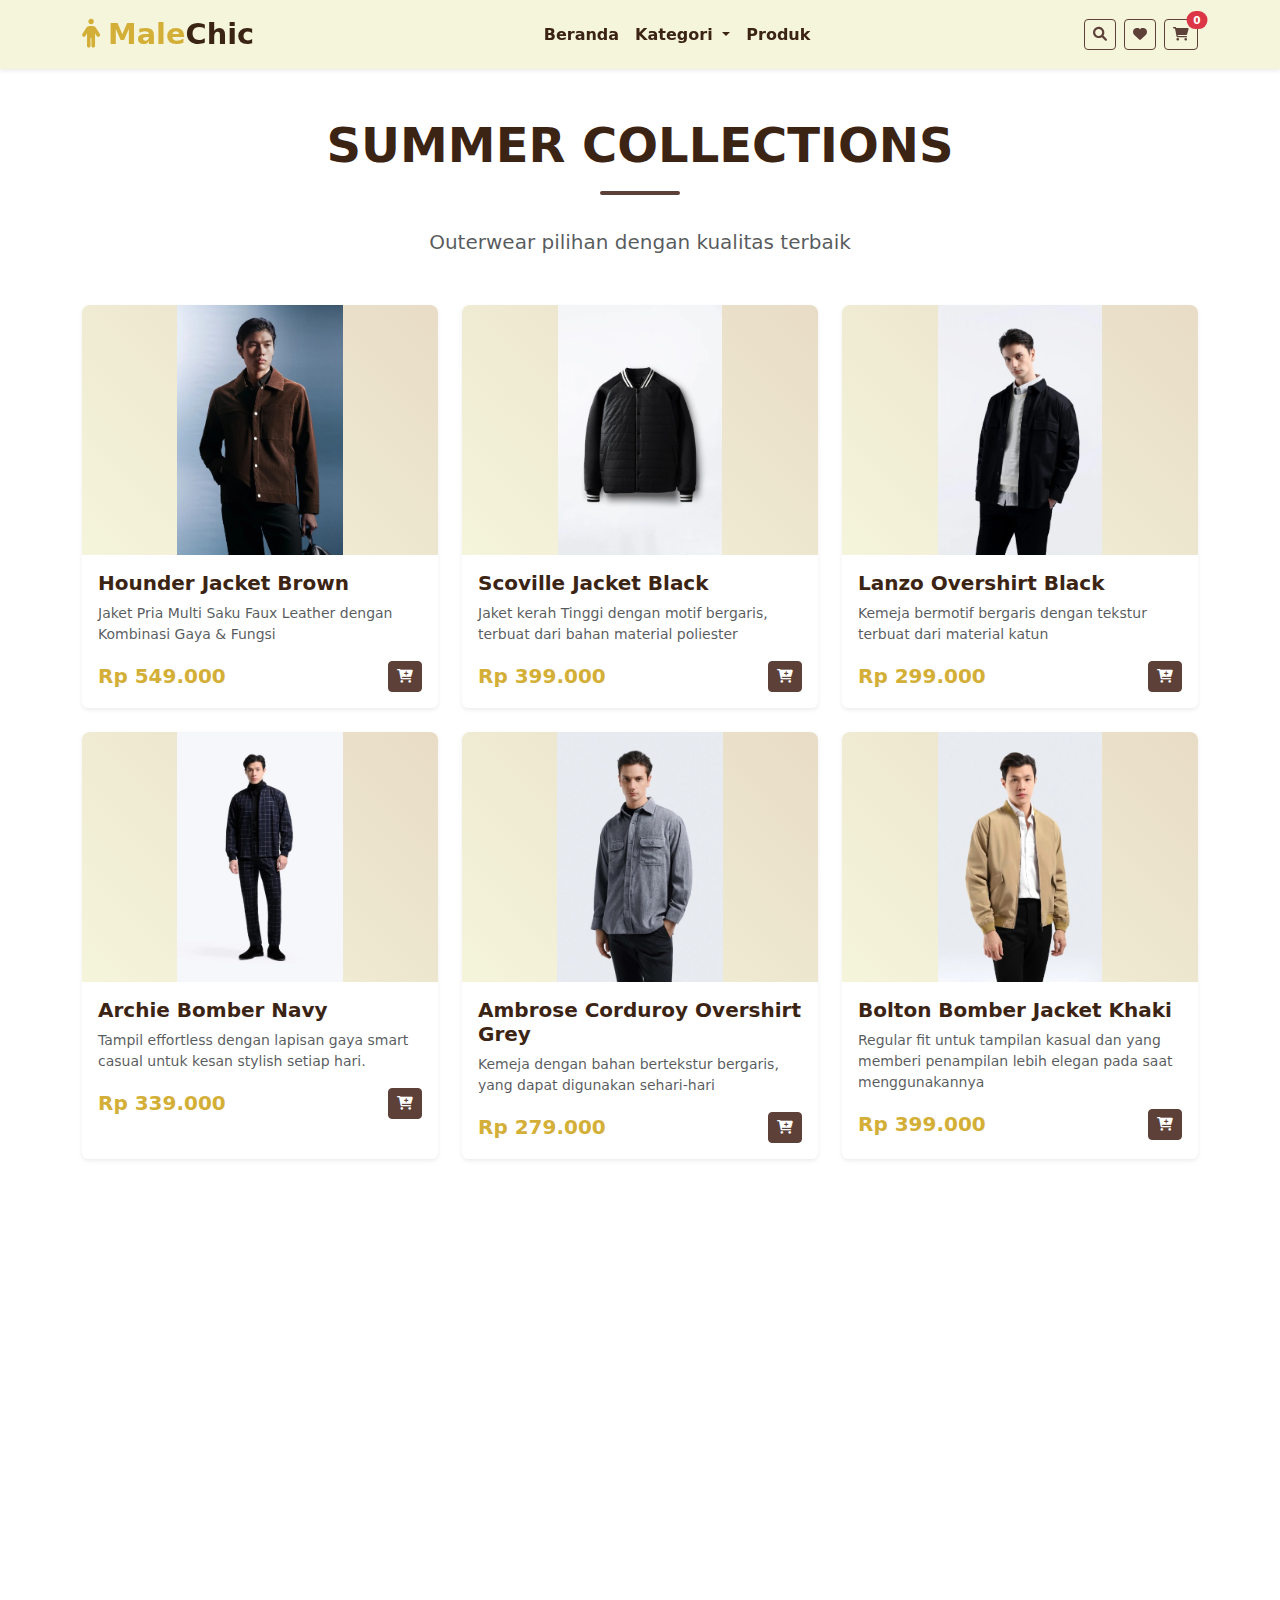
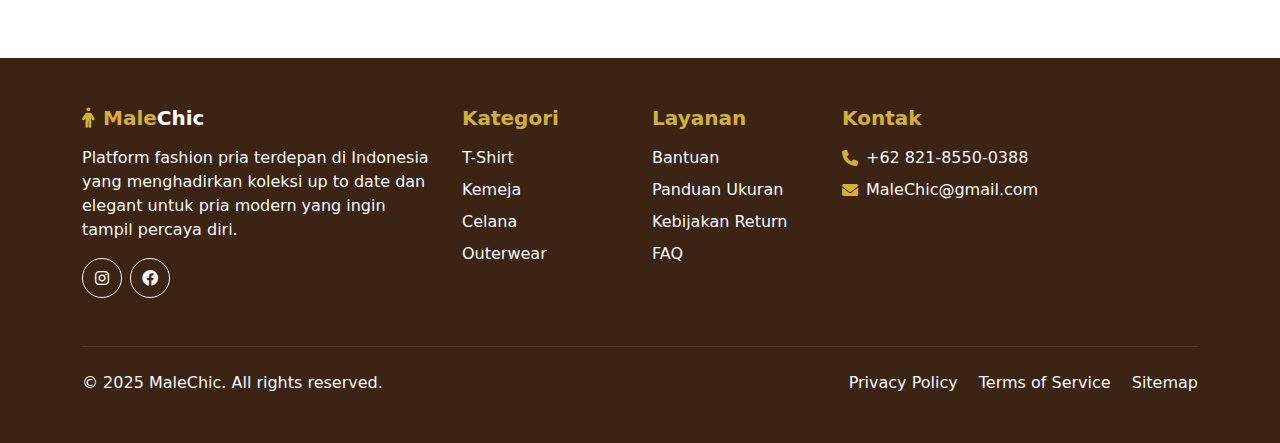
<file: Outerware.html>
<!DOCTYPE html>
<html lang="id">
<head>
    <!-- Meta tag untuk karakter encoding dan responsive design -->
    <meta charset="UTF-8">
    <meta name="viewport" content="width=device-width, initial-scale=1.0">
    <title>MaleChic - Fashion Pria Modern</title>
    
    <!-- Import library CSS eksternal -->
    <!-- Bootstrap untuk styling dan layout responsive -->
    <link href="https://cdnjs.cloudflare.com/ajax/libs/bootstrap/5.3.0/css/bootstrap.min.css" rel="stylesheet">
    <!-- Font Awesome untuk icon-icon -->
    <link href="https://cdnjs.cloudflare.com/ajax/libs/font-awesome/6.0.0/css/all.min.css" rel="stylesheet">
    <!-- CSS kustom untuk styling tambahan -->
    <link rel="stylesheet" href="outerware.css">
</head>
<body>
    <!-- ============================== -->
    <!-- BAGIAN NAVIGASI (NAVBAR) -->
    <!-- ============================== -->
    <nav class="navbar navbar-expand-lg navbar-light bg-cream sticky-top shadow-sm">
        <div class="container">
            <!-- Logo/Brand Website -->
            <a class="navbar-brand brand-text" href="#">
                <i class="fas fa-male me-2 text-gold"></i><span class="text-gold">Male</span>Chic
            </a>
            
            <!-- Tombol toggle untuk mobile menu (hamburger menu) -->
            <button class="navbar-toggler" type="button" data-bs-toggle="collapse" data-bs-target="#navbarNav">
                <span class="navbar-toggler-icon"></span>
            </button>
            
            <!-- Menu navigasi utama -->
            <div class="collapse navbar-collapse" id="navbarNav">
                <!-- Menu navigasi di tengah -->
                <ul class="navbar-nav mx-auto">
                    <li class="nav-item">
                        <a class="nav-link fw-semibold" href="Homepage.html">Beranda</a>
                    </li>
                    <!-- Dropdown menu untuk kategori produk -->
                    <li class="nav-item dropdown">
                        <a class="nav-link dropdown-toggle fw-semibold" href="#" role="button" data-bs-toggle="dropdown">
                            Kategori
                        </a>
                        <ul class="dropdown-menu">
                            <li><a class="dropdown-item" href="T-shirt.html">T-Shirt</a></li>
                            <li><a class="dropdown-item" href="shirt.html">Shirt</a></li>
                            <li><a class="dropdown-item" href="Pants.html">Pants</a></li>
                            <li><a class="dropdown-item" href="Outerware.html">Outerwear</a></li>
                        </ul>
                    </li>
                    <li class="nav-item">
                        <a class="nav-link fw-semibold" href="#products">Produk</a>
                    </li>
                   
                </ul>
                
                <!-- Tombol aksi di kanan navbar (search, wishlist, cart) -->
                <div class="d-flex gap-2">
                    <!-- Tombol pencarian -->
                    <button class="btn btn-outline-brown btn-sm">
                        <i class="fas fa-search"></i>
                    </button>
                    <!-- Tombol wishlist/favorit -->
                    <button class="btn btn-outline-brown btn-sm">
                        <i class="fas fa-heart"></i>
                    </button>
                    <!-- Tombol keranjang belanja dengan badge counter -->
                    <button class="btn btn-outline-brown btn-sm position-relative">
                        <i class="fas fa-shopping-cart"></i>
                        <span class="position-absolute top-0 start-100 translate-middle badge rounded-pill bg-danger">
                            0
                        </span>
                    </button>
                </div>
            </div>
        </div>
    </nav>

    <section id="products" class="py-5">
        <div class="container">
            <!-- Header section -->
            <div class="text-center mb-5">
                <h2 class="display-5 fw-bold text-brown-dark mb-3">SUMMER COLLECTIONS</h2>
                <div class="section-divider"></div>
                <p class="lead text-muted">Outerwear pilihan dengan kualitas terbaik</p>
            </div>
            
            <!-- Grid produk unggulan (4 kolom) -->
            <div class="row g-4">
                <!-- Produk 1: Premium Cotton T-Shirt -->
                <div class="col-lg-4 col-md-6">
                    <div class="card h-100 shadow-sm border-0">
                        <!-- Placeholder untuk gambar produk -->
                        <div class="product-image-placeholder d-flex align-items-center justify-content-center">
                            <img src="outerware 1.jpeg" class="img-fluid" alt="Cotton T-Shirt">
                        </div>
                        <div class="card-body">
                            <h5 class="card-title fw-bold text-brown-dark">Hounder Jacket Brown</h5>
                            <p class="card-text text-muted small">Jaket Pria Multi Saku Faux Leather dengan Kombinasi Gaya & Fungsi</p>
                            <!-- Area harga dan tombol beli -->
                            <div class="d-flex justify-content-between align-items-center">
                                <span class="h5 text-gold fw-bold mb-0">Rp 549.000</span>
                                <button class="btn btn-brown btn-sm">
                                    <i class="fas fa-cart-plus"></i>
                                </button>
                            </div>
                        </div>
                    </div>
                </div>
                
                <!-- Produk 2: Formal Shirt -->
                <div class="col-lg-4 col-md-6">
                    <div class="card h-100 shadow-sm border-0">
                        <div class="product-image-placeholder d-flex align-items-center justify-content-center">
                            <img src="outerware 2.jpeg" alt="">
                        </div>
                        <div class="card-body">
                            <h5 class="card-title fw-bold text-brown-dark">Scoville Jacket Black</h5>
                            <p class="card-text text-muted small">Jaket kerah Tinggi dengan motif bergaris, terbuat dari bahan material poliester</p>
                            <div class="d-flex justify-content-between align-items-center">
                                <span class="h5 text-gold fw-bold mb-0">Rp 399.000</span>
                                <button class="btn btn-brown btn-sm">
                                    <i class="fas fa-cart-plus"></i>
                                </button>
                            </div>
                        </div>
                    </div>
                </div>
                
                <!-- Produk 3: Chino Pants -->
                <div class="col-lg-4 col-md-6">
                    <div class="card h-100 shadow-sm border-0">
                        <div class="product-image-placeholder d-flex align-items-center justify-content-center">
                            <img src="outerware 3.jpeg" alt="">
                        </div>
                        <div class="card-body">
                            <h5 class="card-title fw-bold text-brown-dark">Lanzo Overshirt Black</h5>
                            <p class="card-text text-muted small">Kemeja bermotif bergaris dengan tekstur terbuat dari material katun</p>
                            <div class="d-flex justify-content-between align-items-center">
                                <span class="h5 text-gold fw-bold mb-0">Rp 299.000</span>
                                <button class="btn btn-brown btn-sm">
                                    <i class="fas fa-cart-plus"></i>
                                </button>
                            </div>
                        </div>
                    </div>
                </div>

                <!-- Produk 4: Chino Pants -->
                <div class="col-lg-4 col-md-6">
                    <div class="card h-100 shadow-sm border-0">
                        <div class="product-image-placeholder d-flex align-items-center justify-content-center">
                            <img src="outerware 4.jpeg" alt="">
                        </div>
                        <div class="card-body">
                            <h5 class="card-title fw-bold text-brown-dark">Archie Bomber Navy</h5>
                            <p class="card-text text-muted small">Tampil effortless dengan lapisan gaya smart casual untuk kesan stylish setiap hari.</p>
                            <div class="d-flex justify-content-between align-items-center">
                                <span class="h5 text-gold fw-bold mb-0">Rp 339.000</span>
                                <button class="btn btn-brown btn-sm">
                                    <i class="fas fa-cart-plus"></i>
                                </button>
                            </div>
                        </div>
                    </div>
                </div>

                <!-- Produk 5: Chino Pants -->
                <div class="col-lg-4 col-md-6">
                    <div class="card h-100 shadow-sm border-0">
                        <div class="product-image-placeholder d-flex align-items-center justify-content-center">
                            <img src="outerware 5.jpeg" alt="">
                        </div>
                        <div class="card-body">
                            <h5 class="card-title fw-bold text-brown-dark">Ambrose Corduroy Overshirt Grey</h5>
                            <p class="card-text text-muted small">Kemeja dengan bahan bertekstur bergaris, yang dapat digunakan sehari-hari</p>
                            <div class="d-flex justify-content-between align-items-center">
                                <span class="h5 text-gold fw-bold mb-0">Rp 279.000</span>
                                <button class="btn btn-brown btn-sm">
                                    <i class="fas fa-cart-plus"></i>
                                </button>
                            </div>
                        </div>
                    </div>
                </div>

                 <!-- Produk 6: Chino Pants -->
                <div class="col-lg-4 col-md-6">
                    <div class="card h-100 shadow-sm border-0">
                        <div class="product-image-placeholder d-flex align-items-center justify-content-center">
                            <img src="outerware 6.jpeg" alt="">
                        </div>
                        <div class="card-body">
                            <h5 class="card-title fw-bold text-brown-dark">Bolton Bomber Jacket Khaki</h5>
                            <p class="card-text text-muted small"> Regular fit untuk tampilan kasual dan yang memberi penampilan lebih elegan pada saat menggunakannya</p>
                            <div class="d-flex justify-content-between align-items-center">
                                <span class="h5 text-gold fw-bold mb-0">Rp 399.000</span>
                                <button class="btn btn-brown btn-sm">
                                    <i class="fas fa-cart-plus"></i>
                                </button>
                            </div>
                        </div>
                    </div>
                </div>

                 <!-- Produk 7: Chino Pants -->
                <div class="col-lg-4 col-md-6">
                    <div class="card h-100 shadow-sm border-0">
                        <div class="product-image-placeholder d-flex align-items-center justify-content-center">
                            <img src="outerware 7.jpeg" alt="">
                        </div>
                        <div class="card-body">
                            <h5 class="card-title fw-bold text-brown-dark">Drave Seersucker Jacket White</h5>
                            <p class="card-text text-muted small">Jaket multi saku dengan material bertekstur terbuat dari poliester</p>
                            <div class="d-flex justify-content-between align-items-center">
                                <span class="h5 text-gold fw-bold mb-0">Rp 349.000</span>
                                <button class="btn btn-brown btn-sm">
                                    <i class="fas fa-cart-plus"></i>
                                </button>
                            </div>
                        </div>
                    </div>
                </div>

                 <!-- Produk 8: Chino Pants -->
                <div class="col-lg-4 col-md-6">
                    <div class="card h-100 shadow-sm border-0">
                        <div class="product-image-placeholder d-flex align-items-center justify-content-center">
                            <img src="outerware 8.jpeg" alt="">
                        </div>
                        <div class="card-body">
                            <h5 class="card-title fw-bold text-brown-dark">Nomad Deux Overshirt Black</h5>
                            <p class="card-text text-muted small">Kemeja terusan ukuran regular terbuat dari material poliester</p>
                            <div class="d-flex justify-content-between align-items-center">
                                <span class="h5 text-gold fw-bold mb-0">Rp 349.000</span>
                                <button class="btn btn-brown btn-sm">
                                    <i class="fas fa-cart-plus"></i>
                                </button>
                            </div>
                        </div>
                    </div>
                </div>

                 <!-- Produk 9: Chino Pants -->
                <div class="col-lg-4 col-md-6">
                    <div class="card h-100 shadow-sm border-0">
                        <div class="product-image-placeholder d-flex align-items-center justify-content-center">
                            <img src="outerware 9.jpeg" alt="">
                        </div>
                        <div class="card-body">
                            <h5 class="card-title fw-bold text-brown-dark">Ezypack Jacket Maroon</h5>
                            <p class="card-text text-muted small">Packable design for commuter & traveller Perfect for sporty and everyday wear Can be washed with washing machine</p>
                            <div class="d-flex justify-content-between align-items-center">
                                <span class="h5 text-gold fw-bold mb-0">Rp 299.000</span>
                                <button class="btn btn-brown btn-sm">
                                    <i class="fas fa-cart-plus"></i>
                                </button>
                            </div>
                        </div>
                    </div>
                </div>
            </div>
        </div>
    </section>

    <style>
       
</style>

    <!-- ============================== -->
    <!-- BAGIAN FOOTER -->
    <!-- ============================== -->
    <footer class="bg-brown-dark text-white py-5">
        <div class="container">
            <div class="row">
                <!-- Kolom 1: Info perusahaan dan social media -->
                <div class="col-lg-4 mb-4">
                    <h5 class="fw-bold mb-3">
                        <i class="fas fa-male me-2 text-gold"></i><span class="text-gold">Male</span>Chic
                    </h5>
                    <p class="text-light">
                        Platform fashion pria terdepan di Indonesia yang menghadirkan koleksi up to date dan elegant 
                        untuk pria modern yang ingin tampil percaya diri.
                    </p>
                    <!-- Social media icons -->
                    <div class="d-flex">
                        <a href="#" class="btn btn-outline-light social-icon d-flex align-items-center justify-content-center me-2">
                            <i class="fab fa-instagram"></i>
                        </a>
                        <a href="#" class="btn btn-outline-light social-icon d-flex align-items-center justify-content-center">
                            <i class="fab fa-facebook"></i>
                        </a>
                    </div>
                </div>
                
                <!-- Kolom 2: Menu kategori -->
                <div class="col-lg-2 col-md-6 mb-4">
                    <h5 class="fw-bold mb-3 text-gold">Kategori</h5>
                    <ul class="list-unstyled">
                        <li class="mb-2"><a href="tshirt.html" class="text-decoration-none text-light">T-Shirt</a></li>
                        <li class="mb-2"><a href="shirt.html" class="text-decoration-none text-light">Kemeja</a></li>
                        <li class="mb-2"><a href="Pants.html" class="text-decoration-none text-light">Celana</a></li>
                        <li class="mb-2"><a href="Outerware.html" class="text-decoration-none text-light">Outerwear</a></li>
                    </ul>
                </div>
                
                <!-- Kolom 3: Menu layanan -->
                <div class="col-lg-2 col-md-6 mb-4">
                    <h5 class="fw-bold mb-3 text-gold">Layanan</h5>
                    <ul class="list-unstyled">
                        <li class="mb-2"><a href="#" class="text-decoration-none text-light">Bantuan</a></li>
                        <li class="mb-2"><a href="#" class="text-decoration-none text-light">Panduan Ukuran</a></li>
                        <li class="mb-2"><a href="#" class="text-decoration-none text-light">Kebijakan Return</a></li>
                        <li class="mb-2"><a href="#" class="text-decoration-none text-light">FAQ</a></li>
                    </ul>
                </div>
                
                <!-- Kolom 4: Informasi kontak -->
                <div class="col-lg-4 mb-4 ">
                    <h5 class="fw-bold mb-3 text-gold">Kontak</h5>
                    <ul class="list-unstyled">
                        <li class="mb-2 d-flex align-items-center">
                            <i class="fas fa-phone me-2 text-gold"></i>
                            <span class="text-light">+62 821-8550-0388</span>
                        </li>
                        <li class="mb-2 d-flex align-items-center">
                            <i class="fas fa-envelope me-2 text-gold"></i>
                            <span class="text-light">MaleChic@gmail.com</span>
                        </li>
                    </ul>
                </div>
            </div>
            
            <!-- Garis pemisah -->
            <hr class="my-4 border-secondary">
            
            <!-- Footer bottom dengan copyright dan legal links -->
            <div class="row align-items-center">
                <div class="col-md-6">
                    <p class="mb-0 text-light">&copy; 2025 MaleChic. All rights reserved.</p>
                </div>
                <div class="col-md-6 text-md-end">
                    <a href="#" class="text-decoration-none text-light me-3">Privacy Policy</a>
                    <a href="#" class="text-decoration-none text-light me-3">Terms of Service</a>
                    <a href="#" class="text-decoration-none text-light">Sitemap</a>
                </div>
            </div>
        </div>
    </footer>
    
    <!-- ============================== -->
    <!-- IMPORT JAVASCRIPT LIBRARIES -->
    <!-- ============================== -->
    <!-- Bootstrap JavaScript untuk interaktivitas komponen -->
    <script src="https://cdnjs.cloudflare.com/ajax/libs/bootstrap/5.3.0/js/bootstrap.bundle.min.js"></script> 
    
    <!-- ============================== -->
    <!-- JAVASCRIPT KUSTOM -->
    <!-- ============================== -->
    <script>
        // ==========================================
        // FITUR 1: SMOOTH SCROLLING
        // ==========================================
        // Fungsi untuk membuat scroll halus ketika mengklik link anchor
        document.querySelectorAll('a[href^="#"]').forEach(anchor => {
            anchor.addEventListener('click', function (e) {
                e.preventDefault(); // Mencegah default behavior
                const target = document.querySelector(this.getAttribute('href'));
                if (target) {
                    // Scroll ke target dengan animasi halus
                    target.scrollIntoView({
                        behavior: 'smooth',
                        block: 'start'
                    });
                }
            });
        });

        // ==========================================
        // FITUR 2: FUNGSI KERANJANG BELANJA
        // ==========================================
        // Menambahkan event listener ke semua tombol "tambah ke keranjang"
        document.querySelectorAll('.btn .fa-cart-plus').forEach(button => {
            button.parentElement.addEventListener('click', function(e) {
                e.preventDefault(); // Mencegah redirect
                
                // Animasi perubahan tombol saat diklik
                this.classList.remove('btn-brown');
                this.classList.add('btn-success');
                this.innerHTML = '<i class="fas fa-check"></i>'; // Ganti icon menjadi centang
                
                // Reset tombol ke kondisi semula setelah 2 detik
                setTimeout(() => {
                    this.classList.remove('btn-success');
                    this.classList.add('btn-brown');
                    this.innerHTML = '<i class="fas fa-cart-plus"></i>';
                }, 2000);
                
                // Update counter pada badge keranjang
                const badge = document.querySelector('.badge');
                if (badge) {
                    badge.textContent = parseInt(badge.textContent) + 1;
                }
            });
        });

        // ==========================================
        // FITUR 3: ANIMASI SCROLL UNTUK CARDS
        // ==========================================
        // Menggunakan Intersection Observer API untuk animasi saat scroll
        const cards = document.querySelectorAll('.card');
        
        // Observer untuk mendeteksi ketika card masuk ke viewport
        const observer = new IntersectionObserver((entries) => {
            entries.forEach(entry => {
                if (entry.isIntersecting) {
                    // Animasi fade-in dan slide-up ketika card terlihat
                    entry.target.style.transform = 'translateY(0)';
                    entry.target.style.opacity = '1';
                }
            });
        });

        // Setup initial state dan observe semua cards
        cards.forEach(card => {
            // Set kondisi awal card (tersembunyi dan sedikit ke bawah)
            card.style.transform = 'translateY(20px)';
            card.style.opacity = '0';
            card.style.transition = 'all 0.6s ease'; // Durasi animasi
            
            // Mulai observasi card
            observer.observe(card);
        });
    </script>
</body>
</html>
</file>
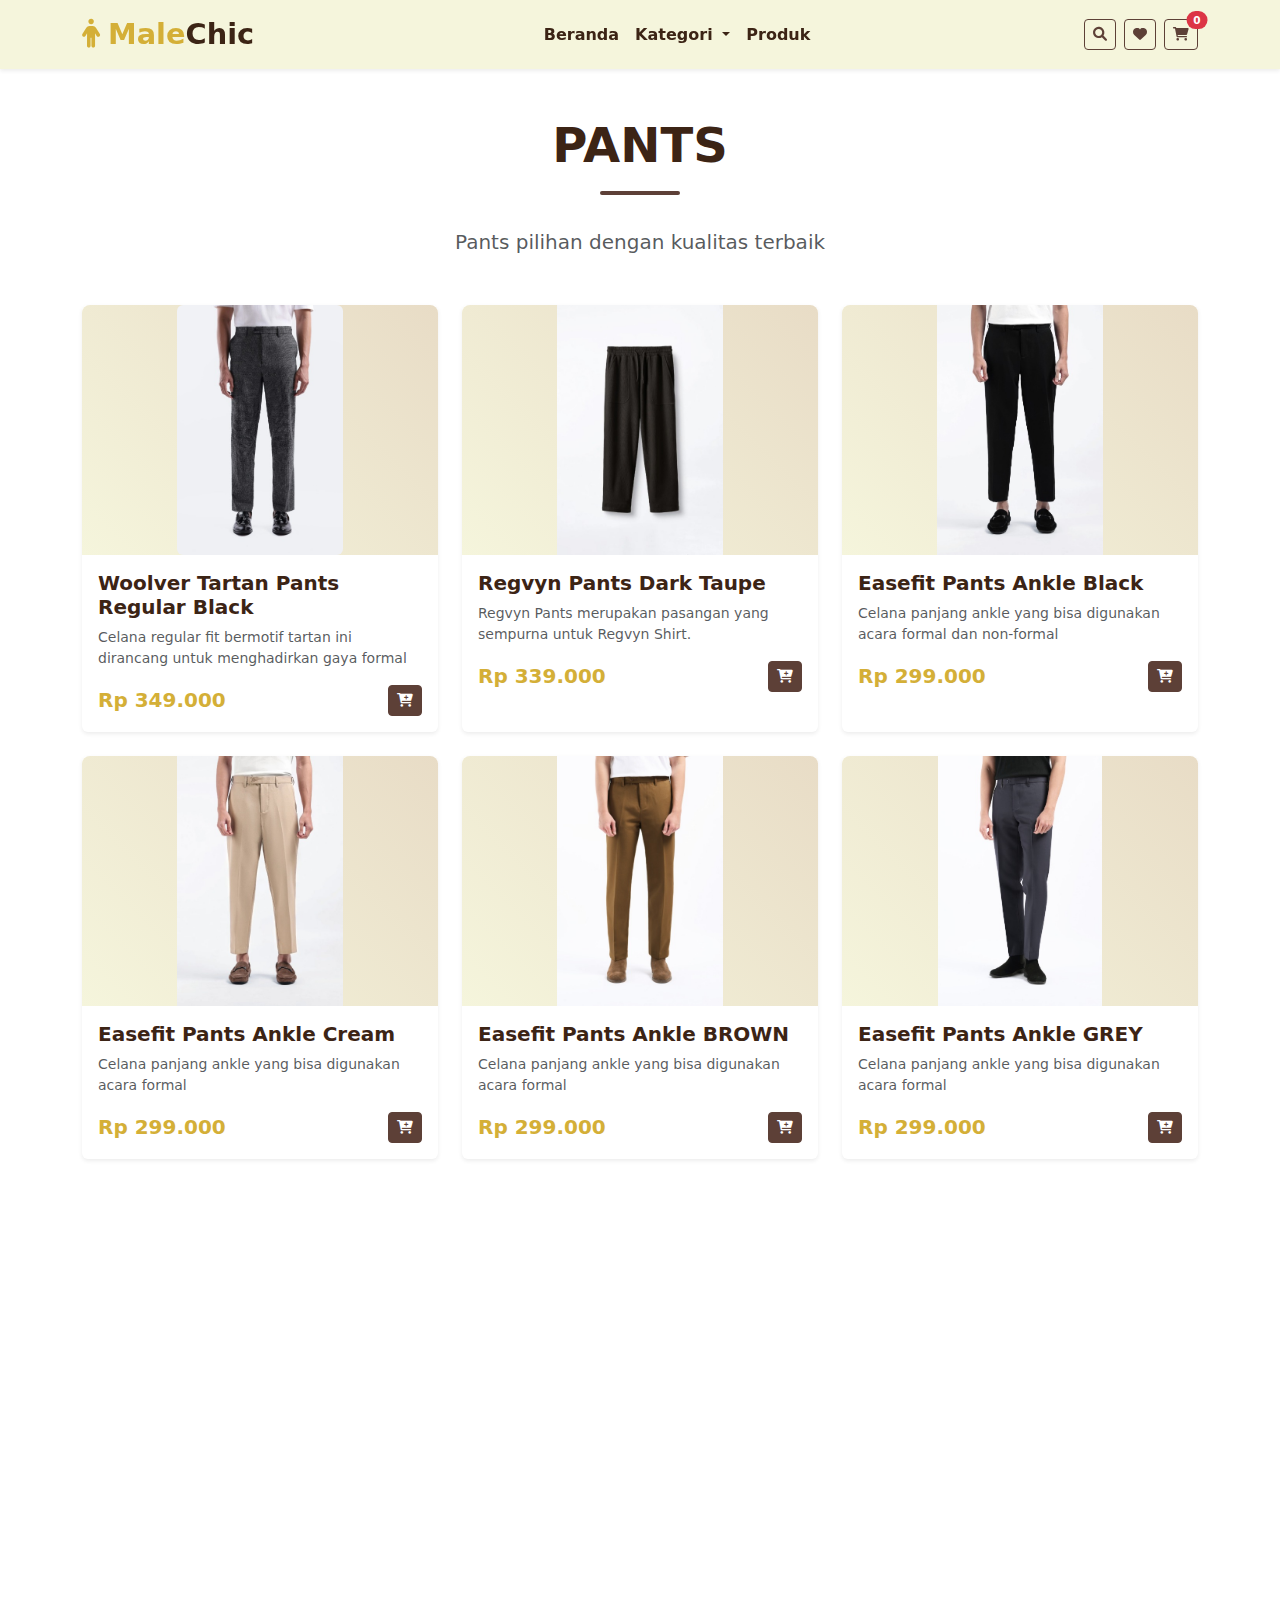
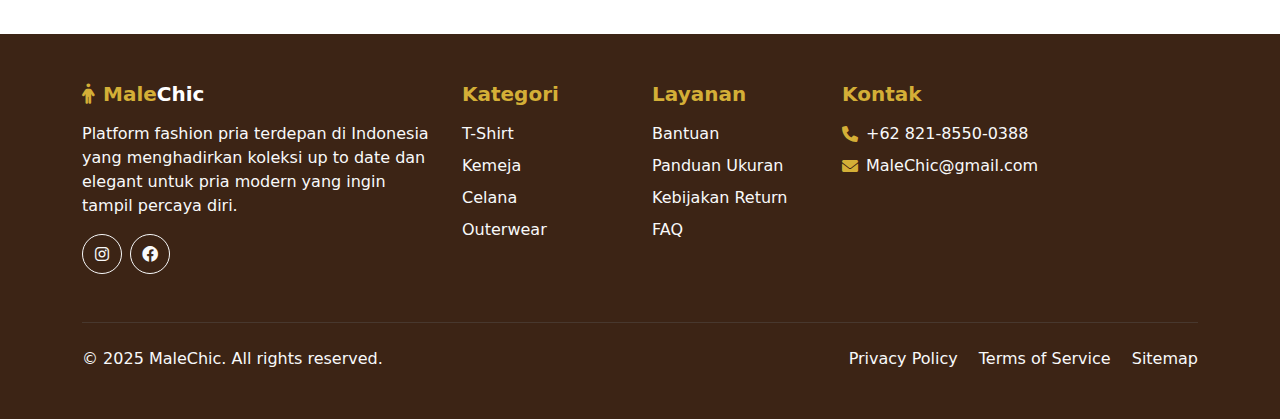
<file: Pants.html>
<!DOCTYPE html>
<html lang="id">
<head>
    <!-- Meta tag untuk karakter encoding dan responsive design -->
    <meta charset="UTF-8">
    <meta name="viewport" content="width=device-width, initial-scale=1.0">
    <title>MaleChic - Fashion Pria Modern</title>
    
    <!-- Import library CSS eksternal -->
    <!-- Bootstrap untuk styling dan layout responsive -->
    <link href="https://cdnjs.cloudflare.com/ajax/libs/bootstrap/5.3.0/css/bootstrap.min.css" rel="stylesheet">
    <!-- Font Awesome untuk icon-icon -->
    <link href="https://cdnjs.cloudflare.com/ajax/libs/font-awesome/6.0.0/css/all.min.css" rel="stylesheet">
    <!-- CSS kustom untuk styling tambahan -->
    <link rel="stylesheet" href="pants.css">
</head>
<body>
    <!-- ============================== -->
    <!-- BAGIAN NAVIGASI (NAVBAR) -->
    <!-- ============================== -->
    <nav class="navbar navbar-expand-lg navbar-light bg-cream sticky-top shadow-sm">
        <div class="container">
            <!-- Logo/Brand Website -->
            <a class="navbar-brand brand-text" href="#">
                <i class="fas fa-male me-2 text-gold"></i><span class="text-gold">Male</span>Chic
            </a>
            
            <!-- Tombol toggle untuk mobile menu (hamburger menu) -->
            <button class="navbar-toggler" type="button" data-bs-toggle="collapse" data-bs-target="#navbarNav">
                <span class="navbar-toggler-icon"></span>
            </button>
            
            <!-- Menu navigasi utama -->
            <div class="collapse navbar-collapse" id="navbarNav">
                <!-- Menu navigasi di tengah -->
                <ul class="navbar-nav mx-auto">
                    <li class="nav-item">
                        <a class="nav-link fw-semibold" href="Homepage.html">Beranda</a>
                    </li>
                    <!-- Dropdown menu untuk kategori produk -->
                    <li class="nav-item dropdown">
                        <a class="nav-link dropdown-toggle fw-semibold" href="#" role="button" data-bs-toggle="dropdown">
                            Kategori
                        </a>
                        <ul class="dropdown-menu">
                            <li><a class="dropdown-item" href="T-shirt.html">T-Shirt</a></li>
                            <li><a class="dropdown-item" href="shirt.html">Shirt</a></li>
                            <li><a class="dropdown-item" href="Pants.html">Pants</a></li>
                            <li><a class="dropdown-item" href="Outerware.html">Outerwear</a></li>
                        </ul>
                    </li>
                    <li class="nav-item">
                        <a class="nav-link fw-semibold" href="#products">Produk</a>
                       
                </ul>
                
                <!-- Tombol aksi di kanan navbar (search, wishlist, cart) -->
                <div class="d-flex gap-2">
                    <!-- Tombol pencarian -->
                    <button class="btn btn-outline-brown btn-sm">
                        <i class="fas fa-search"></i>
                    </button>
                    <!-- Tombol wishlist/favorit -->
                    <button class="btn btn-outline-brown btn-sm">
                        <i class="fas fa-heart"></i>
                    </button>
                    <!-- Tombol keranjang belanja dengan badge counter -->
                    <button class="btn btn-outline-brown btn-sm position-relative">
                        <i class="fas fa-shopping-cart"></i>
                        <span class="position-absolute top-0 start-100 translate-middle badge rounded-pill bg-danger">
                            0
                        </span>
                    </button>
                </div>
            </div>
        </div>
    </nav>

    <section id="products" class="py-5">
        <div class="container">
            <!-- Header section -->
            <div class="text-center mb-5">
                <h2 class="display-5 fw-bold text-brown-dark mb-3">PANTS</h2>
                <div class="section-divider"></div>
                <p class="lead text-muted">Pants pilihan dengan kualitas terbaik</p>
            </div>
            
            <!-- Grid produk unggulan (4 kolom) -->
            <div class="row g-4">
                <!-- Produk 1: Premium Cotton T-Shirt -->
                <div class="col-lg-4 col-md-6">
                    <div class="card h-100 shadow-sm border-0">
                        <!-- Placeholder untuk gambar produk -->
                        <div class="product-image-placeholder d-flex align-items-center justify-content-center">
                            <img src="pants 1.jpeg" class="img-fluid rounded" alt="">
                        </div>
                        <div class="card-body">
                            <h5 class="card-title fw-bold text-brown-dark">Woolver Tartan Pants Regular Black</h5>
                            <p class="card-text text-muted small">Celana regular fit bermotif tartan ini dirancang untuk menghadirkan gaya formal</p>
                            <!-- Area harga dan tombol beli -->
                            <div class="d-flex justify-content-between align-items-center">
                                <span class="h5 text-gold fw-bold mb-0">Rp 349.000</span>
                                <button class="btn btn-brown btn-sm">
                                    <i class="fas fa-cart-plus"></i>
                                </button>
                            </div>
                        </div>
                    </div>
                </div>
                
                <!-- Produk 2: Formal Shirt -->
                <div class="col-lg-4 col-md-6">
                    <div class="card h-100 shadow-sm border-0">
                        <div class="product-image-placeholder d-flex align-items-center justify-content-center">
                            <img src="pants 2.jpeg" alt="">
                        </div>
                        <div class="card-body">
                            <h5 class="card-title fw-bold text-brown-dark">Regvyn Pants Dark Taupe</h5>
                            <p class="card-text text-muted small">Regvyn Pants merupakan pasangan yang sempurna untuk Regvyn Shirt.</p>
                            <div class="d-flex justify-content-between align-items-center">
                                <span class="h5 text-gold fw-bold mb-0">Rp 339.000</span>
                                <button class="btn btn-brown btn-sm">
                                    <i class="fas fa-cart-plus"></i>
                                </button>
                            </div>
                        </div>
                    </div>
                </div>
                
                <!-- Produk 3: Chino Pants -->
                <div class="col-lg-4 col-md-6">
                    <div class="card h-100 shadow-sm border-0">
                        <div class="product-image-placeholder d-flex align-items-center justify-content-center">
                            <img src="pants 3.jpeg" alt="">
                        </div>
                        <div class="card-body">
                            <h5 class="card-title fw-bold text-brown-dark">Easefit Pants Ankle Black</h5>
                            <p class="card-text text-muted small">Celana panjang ankle yang bisa digunakan acara formal dan non-formal</p>
                            <div class="d-flex justify-content-between align-items-center">
                                <span class="h5 text-gold fw-bold mb-0">Rp 299.000</span>
                                <button class="btn btn-brown btn-sm">
                                    <i class="fas fa-cart-plus"></i>
                                </button>
                            </div>
                        </div>
                    </div>
                </div>

                <!-- Produk 4: Chino Pants -->
                <div class="col-lg-4 col-md-6">
                    <div class="card h-100 shadow-sm border-0">
                        <div class="product-image-placeholder d-flex align-items-center justify-content-center">
                            <img src="pants 4.jpeg" alt="">
                        </div>
                        <div class="card-body">
                            <h5 class="card-title fw-bold text-brown-dark">Easefit Pants Ankle Cream</h5>
                            <p class="card-text text-muted small">Celana panjang ankle yang bisa digunakan acara formal</p>
                            <div class="d-flex justify-content-between align-items-center">
                                <span class="h5 text-gold fw-bold mb-0">Rp 299.000</span>
                                <button class="btn btn-brown btn-sm">
                                    <i class="fas fa-cart-plus"></i>
                                </button>
                            </div>
                        </div>
                    </div>
                </div>

                <!-- Produk 5: Chino Pants -->
                <div class="col-lg-4 col-md-6">
                    <div class="card h-100 shadow-sm border-0">
                        <div class="product-image-placeholder d-flex align-items-center justify-content-center">
                            <img src="pants 5.jpeg" alt="">
                        </div>
                        <div class="card-body">
                            <h5 class="card-title fw-bold text-brown-dark">Easefit Pants Ankle BROWN</h5>
                            <p class="card-text text-muted small">Celana panjang ankle yang bisa digunakan acara formal</p>
                            <div class="d-flex justify-content-between align-items-center">
                                <span class="h5 text-gold fw-bold mb-0">Rp 299.000</span>
                                <button class="btn btn-brown btn-sm">
                                    <i class="fas fa-cart-plus"></i>
                                </button>
                            </div>
                        </div>
                    </div>
                </div>

                 <!-- Produk 6: Chino Pants -->
                <div class="col-lg-4 col-md-6">
                    <div class="card h-100 shadow-sm border-0">
                        <div class="product-image-placeholder d-flex align-items-center justify-content-center">
                            <img src="pants 6.jpeg" alt="">
                        </div>
                        <div class="card-body">
                            <h5 class="card-title fw-bold text-brown-dark">Easefit Pants Ankle GREY</h5>
                            <p class="card-text text-muted small">Celana panjang ankle yang bisa digunakan acara formal</p>
                            <div class="d-flex justify-content-between align-items-center">
                                <span class="h5 text-gold fw-bold mb-0">Rp 299.000</span>
                                <button class="btn btn-brown btn-sm">
                                    <i class="fas fa-cart-plus"></i>
                                </button>
                            </div>
                        </div>
                    </div>
                </div>

                 <!-- Produk 7: Chino Pants -->
                <div class="col-lg-4 col-md-6">
                    <div class="card h-100 shadow-sm border-0">
                        <div class="product-image-placeholder d-flex align-items-center justify-content-center">
                            <img src="pants 7.jpeg" alt="">
                        </div>
                        <div class="card-body">
                            <h5 class="card-title fw-bold text-brown-dark">Easefit Pants Ankle WHITE</h5>
                            <p class="card-text text-muted small">Celana panjang ankle yang bisa digunakan acara formal</p>
                            <div class="d-flex justify-content-between align-items-center">
                                <span class="h5 text-gold fw-bold mb-0">Rp 299.000</span>
                                <button class="btn btn-brown btn-sm">
                                    <i class="fas fa-cart-plus"></i>
                                </button>
                            </div>
                        </div>
                    </div>
                </div>

                 <!-- Produk 8: Chino Pants -->
                <div class="col-lg-4 col-md-6">
                    <div class="card h-100 shadow-sm border-0">
                        <div class="product-image-placeholder d-flex align-items-center justify-content-center">
                            <img src="pants 8.jpeg" alt="">
                        </div>
                        <div class="card-body">
                            <h5 class="card-title fw-bold text-brown-dark">Easefit Pants Ankle OLIVE</h5>
                            <p class="card-text text-muted small">Celana panjang ankle yang bisa digunakan acara formal</p>
                            <div class="d-flex justify-content-between align-items-center">
                                <span class="h5 text-gold fw-bold mb-0">Rp 299.000</span>
                                <button class="btn btn-brown btn-sm">
                                    <i class="fas fa-cart-plus"></i>
                                </button>
                            </div>
                        </div>
                    </div>
                </div>

                 <!-- Produk 9: Chino Pants -->
                <div class="col-lg-4 col-md-6">
                    <div class="card h-100 shadow-sm border-0">
                        <div class="product-image-placeholder d-flex align-items-center justify-content-center">
                            <img src="pants 9.jpeg" alt="">
                        </div>
                        <div class="card-body">
                            <h5 class="card-title fw-bold text-brown-dark">Archie Pants Navy</h5>
                            <p class="card-text text-muted small">Celana yang dapat dikenakan pada saat acara formal</p>
                            <div class="d-flex justify-content-between align-items-center">
                                <span class="h5 text-gold fw-bold mb-0">Rp 299.000</span>
                                <button class="btn btn-brown btn-sm">
                                    <i class="fas fa-cart-plus"></i>
                                </button>
                            </div>
                        </div>
                    </div>
                </div>
            </div>
        </div>
    </section>

    <!-- ============================== -->
    <!-- BAGIAN FOOTER -->
    <!-- ============================== -->
    <footer class="bg-brown-dark text-white py-5">
        <div class="container">
            <div class="row">
                <!-- Kolom 1: Info perusahaan dan social media -->
                <div class="col-lg-4 mb-4">
                    <h5 class="fw-bold mb-3">
                        <i class="fas fa-male me-2 text-gold"></i><span class="text-gold">Male</span>Chic
                    </h5>
                    <p class="text-light">
                        Platform fashion pria terdepan di Indonesia yang menghadirkan koleksi up to date dan elegant 
                        untuk pria modern yang ingin tampil percaya diri.
                    </p>
                    <!-- Social media icons -->
                    <div class="d-flex">
                        <a href="#" class="btn btn-outline-light social-icon d-flex align-items-center justify-content-center me-2">
                            <i class="fab fa-instagram"></i>
                        </a>
                        <a href="#" class="btn btn-outline-light social-icon d-flex align-items-center justify-content-center">
                            <i class="fab fa-facebook"></i>
                        </a>
                    </div>
                </div>
                
                <!-- Kolom 2: Menu kategori -->
                <div class="col-lg-2 col-md-6 mb-4">
                    <h5 class="fw-bold mb-3 text-gold">Kategori</h5>
                    <ul class="list-unstyled">
                        <li class="mb-2"><a href="tshirt.html" class="text-decoration-none text-light">T-Shirt</a></li>
                        <li class="mb-2"><a href="shirt.html" class="text-decoration-none text-light">Kemeja</a></li>
                        <li class="mb-2"><a href="Pants.html" class="text-decoration-none text-light">Celana</a></li>
                        <li class="mb-2"><a href="Outerware.html" class="text-decoration-none text-light">Outerwear</a></li>
                    </ul>
                </div>
                
                <!-- Kolom 3: Menu layanan -->
                <div class="col-lg-2 col-md-6 mb-4">
                    <h5 class="fw-bold mb-3 text-gold">Layanan</h5>
                    <ul class="list-unstyled">
                        <li class="mb-2"><a href="#" class="text-decoration-none text-light">Bantuan</a></li>
                        <li class="mb-2"><a href="#" class="text-decoration-none text-light">Panduan Ukuran</a></li>
                        <li class="mb-2"><a href="#" class="text-decoration-none text-light">Kebijakan Return</a></li>
                        <li class="mb-2"><a href="#" class="text-decoration-none text-light">FAQ</a></li>
                    </ul>
                </div>
                
                <!-- Kolom 4: Informasi kontak -->
                <div class="col-lg-4 mb-4 ">
                    <h5 class="fw-bold mb-3 text-gold">Kontak</h5>
                    <ul class="list-unstyled">
                        <li class="mb-2 d-flex align-items-center">
                            <i class="fas fa-phone me-2 text-gold"></i>
                            <span class="text-light">+62 821-8550-0388</span>
                        </li>
                        <li class="mb-2 d-flex align-items-center">
                            <i class="fas fa-envelope me-2 text-gold"></i>
                            <span class="text-light">MaleChic@gmail.com</span>
                        </li>
                    </ul>
                </div>
            </div>
            
            <!-- Garis pemisah -->
            <hr class="my-4 border-secondary">
            
            <!-- Footer bottom dengan copyright dan legal links -->
            <div class="row align-items-center">
                <div class="col-md-6">
                    <p class="mb-0 text-light">&copy; 2025 MaleChic. All rights reserved.</p>
                </div>
                <div class="col-md-6 text-md-end">
                    <a href="#" class="text-decoration-none text-light me-3">Privacy Policy</a>
                    <a href="#" class="text-decoration-none text-light me-3">Terms of Service</a>
                    <a href="#" class="text-decoration-none text-light">Sitemap</a>
                </div>
            </div>
        </div>
    </footer>
    
    <!-- ============================== -->
    <!-- IMPORT JAVASCRIPT LIBRARIES -->
    <!-- ============================== -->
    <!-- Bootstrap JavaScript untuk interaktivitas komponen -->
    <script src="https://cdnjs.cloudflare.com/ajax/libs/bootstrap/5.3.0/js/bootstrap.bundle.min.js"></script> 
    
    <!-- ============================== -->
    <!-- JAVASCRIPT KUSTOM -->
    <!-- ============================== -->
    <script>
        // ==========================================
        // FITUR 1: SMOOTH SCROLLING
        // ==========================================
        // Fungsi untuk membuat scroll halus ketika mengklik link anchor
        document.querySelectorAll('a[href^="#"]').forEach(anchor => {
            anchor.addEventListener('click', function (e) {
                e.preventDefault(); // Mencegah default behavior
                const target = document.querySelector(this.getAttribute('href'));
                if (target) {
                    // Scroll ke target dengan animasi halus
                    target.scrollIntoView({
                        behavior: 'smooth',
                        block: 'start'
                    });
                }
            });
        });

        // ==========================================
        // FITUR 2: FUNGSI KERANJANG BELANJA
        // ==========================================
        // Menambahkan event listener ke semua tombol "tambah ke keranjang"
        document.querySelectorAll('.btn .fa-cart-plus').forEach(button => {
            button.parentElement.addEventListener('click', function(e) {
                e.preventDefault(); // Mencegah redirect
                
                // Animasi perubahan tombol saat diklik
                this.classList.remove('btn-brown');
                this.classList.add('btn-success');
                this.innerHTML = '<i class="fas fa-check"></i>'; // Ganti icon menjadi centang
                
                // Reset tombol ke kondisi semula setelah 2 detik
                setTimeout(() => {
                    this.classList.remove('btn-success');
                    this.classList.add('btn-brown');
                    this.innerHTML = '<i class="fas fa-cart-plus"></i>';
                }, 2000);
                
                // Update counter pada badge keranjang
                const badge = document.querySelector('.badge');
                if (badge) {
                    badge.textContent = parseInt(badge.textContent) + 1;
                }
            });
        });

        // ==========================================
        // FITUR 3: ANIMASI SCROLL UNTUK CARDS
        // ==========================================
        // Menggunakan Intersection Observer API untuk animasi saat scroll
        const cards = document.querySelectorAll('.card');
        
        // Observer untuk mendeteksi ketika card masuk ke viewport
        const observer = new IntersectionObserver((entries) => {
            entries.forEach(entry => {
                if (entry.isIntersecting) {
                    // Animasi fade-in dan slide-up ketika card terlihat
                    entry.target.style.transform = 'translateY(0)';
                    entry.target.style.opacity = '1';
                }
            });
        });

        // Setup initial state dan observe semua cards
        cards.forEach(card => {
            // Set kondisi awal card (tersembunyi dan sedikit ke bawah)
            card.style.transform = 'translateY(20px)';
            card.style.opacity = '0';
            card.style.transition = 'all 0.6s ease'; // Durasi animasi
            
            // Mulai observasi card
            observer.observe(card);
        });
    </script>
</body>
</html>
</file>
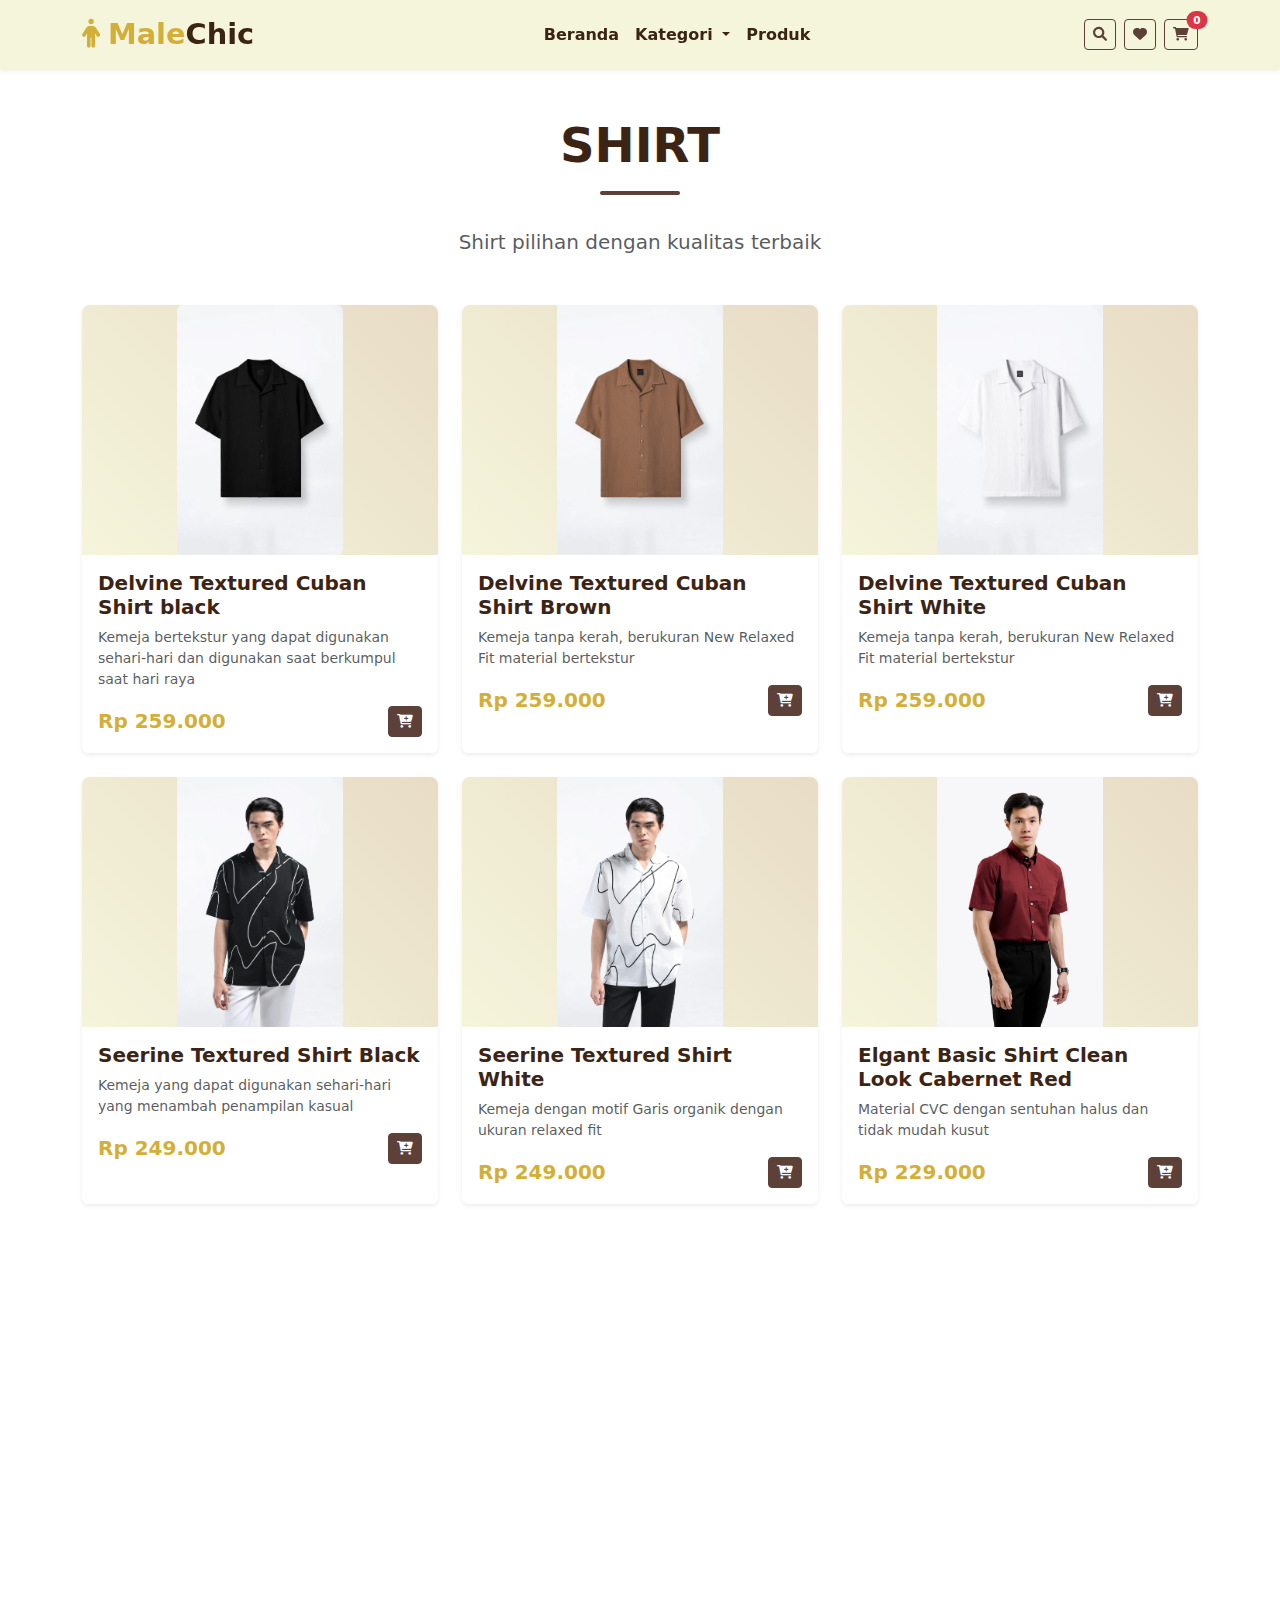
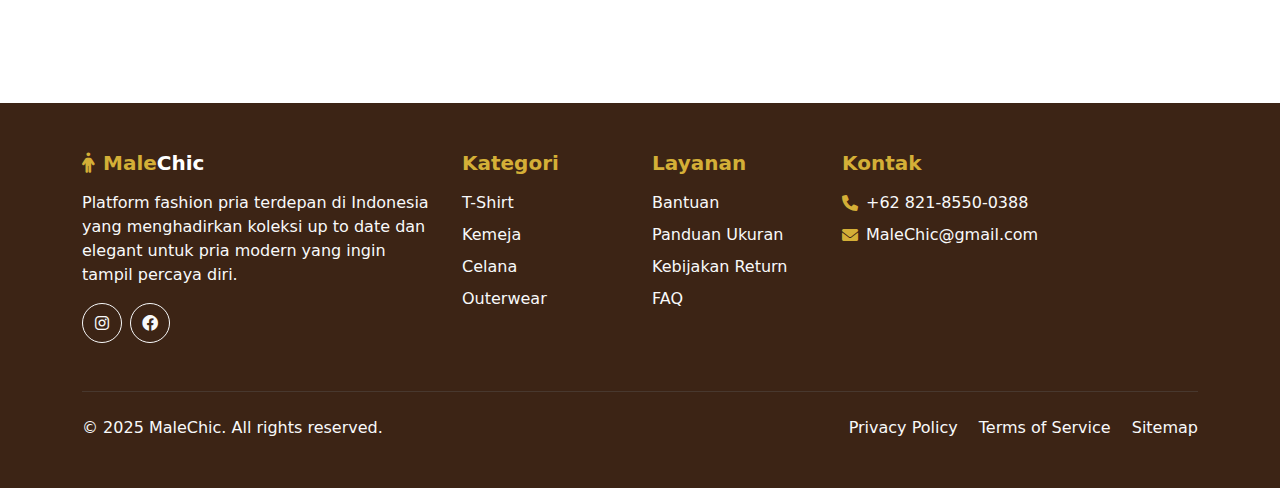
<file: shirt.html>
<!DOCTYPE html>
<html lang="id">
<head>
    <!-- Meta tag untuk karakter encoding dan responsive design -->
    <meta charset="UTF-8">
    <meta name="viewport" content="width=device-width, initial-scale=1.0">
    <title>MaleChic - Fashion Pria Modern</title>
    
    <!-- Import library CSS eksternal -->
    <!-- Bootstrap untuk styling dan layout responsive -->
    <link href="https://cdnjs.cloudflare.com/ajax/libs/bootstrap/5.3.0/css/bootstrap.min.css" rel="stylesheet">
    <!-- Font Awesome untuk icon-icon -->
    <link href="https://cdnjs.cloudflare.com/ajax/libs/font-awesome/6.0.0/css/all.min.css" rel="stylesheet">
    <!-- CSS kustom untuk styling tambahan -->
    <link rel="stylesheet" href="shirt.css">
</head>
<body>
    <!-- ============================== -->
    <!-- BAGIAN NAVIGASI (NAVBAR) -->
    <!-- ============================== -->
    <nav class="navbar navbar-expand-lg navbar-light bg-cream sticky-top shadow-sm">
        <div class="container">
            <!-- Logo/Brand Website -->
            <a class="navbar-brand brand-text" href="#">
                <i class="fas fa-male me-2 text-gold"></i><span class="text-gold">Male</span>Chic
            </a>
            
            <!-- Tombol toggle untuk mobile menu (hamburger menu) -->
            <button class="navbar-toggler" type="button" data-bs-toggle="collapse" data-bs-target="#navbarNav">
                <span class="navbar-toggler-icon"></span>
            </button>
            
            <!-- Menu navigasi utama -->
            <div class="collapse navbar-collapse" id="navbarNav">
                <!-- Menu navigasi di tengah -->
                <ul class="navbar-nav mx-auto">
                    <li class="nav-item">
                        <a class="nav-link fw-semibold" href="Homepage.html">Beranda</a>
                    </li>
                    <!-- Dropdown menu untuk kategori produk -->
                    <li class="nav-item dropdown">
                        <a class="nav-link dropdown-toggle fw-semibold" href="#" role="button" data-bs-toggle="dropdown">
                            Kategori
                        </a>
                        <ul class="dropdown-menu">
                            <li><a class="dropdown-item" href="T-shirt.html">T-Shirt</a></li>
                            <li><a class="dropdown-item" href="shirt.html">Shirt</a></li>
                            <li><a class="dropdown-item" href="Pants.html">Pants</a></li>
                            <li><a class="dropdown-item" href="Outerware.html">Outerwear</a></li>
                        </ul>
                    </li>
                    <li class="nav-item">
                        <a class="nav-link fw-semibold" href="#products">Produk</a>
                    </li>
                   
                </ul>
                
                <!-- Tombol aksi di kanan navbar (search, wishlist, cart) -->
                <div class="d-flex gap-2">
                    <!-- Tombol pencarian -->
                    <button class="btn btn-outline-brown btn-sm">
                        <i class="fas fa-search"></i>
                    </button>
                    <!-- Tombol wishlist/favorit -->
                    <button class="btn btn-outline-brown btn-sm">
                        <i class="fas fa-heart"></i>
                    </button>
                    <!-- Tombol keranjang belanja dengan badge counter -->
                    <button class="btn btn-outline-brown btn-sm position-relative">
                        <i class="fas fa-shopping-cart"></i>
                        <span class="position-absolute top-0 start-100 translate-middle badge rounded-pill bg-danger">
                            0
                        </span>
                    </button>
                </div>
            </div>
        </div>
    </nav>

    <section id="products" class="py-5">
        <div class="container">
            <!-- Header section -->
            <div class="text-center mb-5">
                <h2 class="display-5 fw-bold text-brown-dark mb-3">SHIRT</h2>
                <div class="section-divider"></div>
                <p class="lead text-muted">Shirt pilihan dengan kualitas terbaik</p>
            </div>
            
            <!-- Grid produk unggulan (4 kolom) -->
            <div class="row g-4">
                <!-- Produk 1: Shirt -->
                <div class="col-lg-4 col-md-6">
                    <div class="card h-100 shadow-sm border-0">
                        <!-- Placeholder untuk gambar produk -->
                        <div class="product-image-placeholder d-flex align-items-center justify-content-center">
                            <img src="foto1.webp" class="img-fluid rounded" alt="">
                        </div>
                        <div class="card-body">
                            <h5 class="card-title fw-bold text-brown-dark">Delvine Textured Cuban Shirt black</h5>
                            <p class="card-text text-muted small">Kemeja bertekstur yang dapat digunakan sehari-hari dan digunakan saat berkumpul saat hari raya</p>
                            <!-- Area harga dan tombol beli -->
                            <div class="d-flex justify-content-between align-items-center">
                                <span class="h5 text-gold fw-bold mb-0">Rp 259.000</span>
                                <button class="btn btn-brown btn-sm">
                                    <i class="fas fa-cart-plus"></i>
                                </button>
                            </div>
                        </div>
                    </div>
                </div>
                
                <!-- Produk 2: Formal Shirt -->
                <div class="col-lg-4 col-md-6">
                    <div class="card h-100 shadow-sm border-0">
                        <div class="product-image-placeholder d-flex align-items-center justify-content-center">
                            <img src="foto2.webp" alt="shirt">
                        </div>
                        <div class="card-body">
                            <h5 class="card-title fw-bold text-brown-dark">Delvine Textured Cuban Shirt Brown</h5>
                            <p class="card-text text-muted small">Kemeja tanpa kerah, berukuran New Relaxed Fit material bertekstur</p>
                            <div class="d-flex justify-content-between align-items-center">
                                <span class="h5 text-gold fw-bold mb-0">Rp 259.000</span>
                                <button class="btn btn-brown btn-sm">
                                    <i class="fas fa-cart-plus"></i>
                                </button>
                            </div>
                        </div>
                    </div>
                </div>
                
                <!-- Produk 3: shirt -->
                <div class="col-lg-4 col-md-6">
                    <div class="card h-100 shadow-sm border-0">
                        <div class="product-image-placeholder d-flex align-items-center justify-content-center">
                            <img src="foto3.webp" alt="shirt">
                        </div>
                        <div class="card-body">
                            <h5 class="card-title fw-bold text-brown-dark">Delvine Textured Cuban Shirt White</h5>
                            <p class="card-text text-muted small"> Kemeja tanpa kerah, berukuran New Relaxed Fit material bertekstur</p>
                            <div class="d-flex justify-content-between align-items-center">
                                <span class="h5 text-gold fw-bold mb-0">Rp 259.000</span>
                                <button class="btn btn-brown btn-sm">
                                    <i class="fas fa-cart-plus"></i>
                                </button>
                            </div>
                        </div>
                    </div>
                </div>

                <!-- Produk 4: shirt -->
                <div class="col-lg-4 col-md-6">
                    <div class="card h-100 shadow-sm border-0">
                        <div class="product-image-placeholder d-flex align-items-center justify-content-center">
                            <img src="foto4.webp" alt="shirt">
                        </div>
                        <div class="card-body">
                            <h5 class="card-title fw-bold text-brown-dark">Seerine Textured Shirt Black</h5>
                            <p class="card-text text-muted small">Kemeja yang dapat digunakan sehari-hari yang menambah penampilan kasual</p>
                            <div class="d-flex justify-content-between align-items-center">
                                <span class="h5 text-gold fw-bold mb-0">Rp 249.000</span>
                                <button class="btn btn-brown btn-sm">
                                    <i class="fas fa-cart-plus"></i>
                                </button>
                            </div>
                        </div>
                    </div>
                </div>

                <!-- Produk 5: shirt -->
                <div class="col-lg-4 col-md-6">
                    <div class="card h-100 shadow-sm border-0">
                        <div class="product-image-placeholder d-flex align-items-center justify-content-center">
                            <img src="foto5.webp" alt="shirt">
                        </div>
                        <div class="card-body">
                            <h5 class="card-title fw-bold text-brown-dark">Seerine Textured Shirt White</h5>
                            <p class="card-text text-muted small">Kemeja dengan motif Garis organik dengan ukuran relaxed fit</p>
                            <div class="d-flex justify-content-between align-items-center">
                                <span class="h5 text-gold fw-bold mb-0">Rp 249.000</span>
                                <button class="btn btn-brown btn-sm">
                                    <i class="fas fa-cart-plus"></i>
                                </button>
                            </div>
                        </div>
                    </div>
                </div>

                 <!-- Produk 6: shirt -->
                <div class="col-lg-4 col-md-6">
                    <div class="card h-100 shadow-sm border-0">
                        <div class="product-image-placeholder d-flex align-items-center justify-content-center">
                            <img src="foto6.webp" alt="shirt">
                        </div>
                        <div class="card-body">
                            <h5 class="card-title fw-bold text-brown-dark">Elgant Basic Shirt Clean Look Cabernet Red</h5>
                            <p class="card-text text-muted small">Material CVC dengan sentuhan halus dan tidak mudah kusut</p>
                            <div class="d-flex justify-content-between align-items-center">
                                <span class="h5 text-gold fw-bold mb-0">Rp 229.000</span>
                                <button class="btn btn-brown btn-sm">
                                    <i class="fas fa-cart-plus"></i>
                                </button>
                            </div>
                        </div>
                    </div>
                </div>

                 <!-- Produk 7: shirt -->
                <div class="col-lg-4 col-md-6">
                    <div class="card h-100 shadow-sm border-0">
                        <div class="product-image-placeholder d-flex align-items-center justify-content-center">
                            <img src="foto7.webp" alt="shirt">
                        </div>
                        <div class="card-body">
                            <h5 class="card-title fw-bold text-brown-dark">Elgant Basic Shirt Clean Look Dark Blue</h5>
                            <p class="card-text text-muted small">Produk heymale yang harus dimiliki dengan Harga terjangkau</p>
                            <div class="d-flex justify-content-between align-items-center">
                                <span class="h5 text-gold fw-bold mb-0">Rp 229.000</span>
                                <button class="btn btn-brown btn-sm">
                                    <i class="fas fa-cart-plus"></i>
                                </button>
                            </div>
                        </div>
                    </div>
                </div>

                 <!-- Produk 8: shirt -->
                <div class="col-lg-4 col-md-6">
                    <div class="card h-100 shadow-sm border-0">
                        <div class="product-image-placeholder d-flex align-items-center justify-content-center">
                            <img src="foto8.webp" alt="shirt">
                        </div>
                        <div class="card-body">
                            <h5 class="card-title fw-bold text-brown-dark">Elgant Basic Shirt Oxide</h5>
                            <p class="card-text text-muted small">Material CVC dengan sentuhan halus dan tidak mudah kusut</p>
                            <div class="d-flex justify-content-between align-items-center">
                                <span class="h5 text-gold fw-bold mb-0">Rp 229.000</span>
                                <button class="btn btn-brown btn-sm">
                                    <i class="fas fa-cart-plus"></i>
                                </button>
                            </div>
                        </div>
                    </div>
                </div>

                 <!-- Produk 9: Shirt -->
                <div class="col-lg-4 col-md-6">
                    <div class="card h-100 shadow-sm border-0">
                        <div class="product-image-placeholder d-flex align-items-center justify-content-center">
                            <img src="foto9.webp" alt="shirt flanel">
                        </div>
                        <div class="card-body">
                            <h5 class="card-title fw-bold text-brown-dark">Donvitto Flanel Shirt Long Sleeve Grey</h5>
                            <p class="card-text text-muted small">Kemeja bermotif kotak kotak r terbuat dari material katun</p>
                            <div class="d-flex justify-content-between align-items-center">
                                <span class="h5 text-gold fw-bold mb-0">Rp 229.000</span>
                                <button class="btn btn-brown btn-sm">
                                    <i class="fas fa-cart-plus"></i>
                                </button>
                            </div>
                        </div>
                    </div>
                </div>
            </div>
        </div>
    </section>

    <!-- ============================== -->
    <!-- BAGIAN FOOTER -->
    <!-- ============================== -->
    <footer class="bg-brown-dark text-white py-5">
        <div class="container">
            <div class="row">
                <!-- Kolom 1: Info perusahaan dan social media -->
                <div class="col-lg-4 mb-4">
                    <h5 class="fw-bold mb-3">
                        <i class="fas fa-male me-2 text-gold"></i><span class="text-gold">Male</span>Chic
                    </h5>
                    <p class="text-light">
                        Platform fashion pria terdepan di Indonesia yang menghadirkan koleksi up to date dan elegant 
                        untuk pria modern yang ingin tampil percaya diri.
                    </p>
                    <!-- Social media icons -->
                    <div class="d-flex">
                        <a href="#" class="btn btn-outline-light social-icon d-flex align-items-center justify-content-center me-2">
                            <i class="fab fa-instagram"></i>
                        </a>
                        <a href="#" class="btn btn-outline-light social-icon d-flex align-items-center justify-content-center">
                            <i class="fab fa-facebook"></i>
                        </a>
                    </div>
                </div>
                
                <!-- Kolom 2: Menu kategori -->
                <div class="col-lg-2 col-md-6 mb-4">
                    <h5 class="fw-bold mb-3 text-gold">Kategori</h5>
                    <ul class="list-unstyled">
                        <li class="mb-2"><a href="tshirt.html" class="text-decoration-none text-light">T-Shirt</a></li>
                        <li class="mb-2"><a href="shirt.html" class="text-decoration-none text-light">Kemeja</a></li>
                        <li class="mb-2"><a href="Pants.html" class="text-decoration-none text-light">Celana</a></li>
                        <li class="mb-2"><a href="Outerware.html" class="text-decoration-none text-light">Outerwear</a></li>
                    </ul>
                </div>
                
                <!-- Kolom 3: Menu layanan -->
                <div class="col-lg-2 col-md-6 mb-4">
                    <h5 class="fw-bold mb-3 text-gold">Layanan</h5>
                    <ul class="list-unstyled">
                        <li class="mb-2"><a href="#" class="text-decoration-none text-light">Bantuan</a></li>
                        <li class="mb-2"><a href="#" class="text-decoration-none text-light">Panduan Ukuran</a></li>
                        <li class="mb-2"><a href="#" class="text-decoration-none text-light">Kebijakan Return</a></li>
                        <li class="mb-2"><a href="#" class="text-decoration-none text-light">FAQ</a></li>
                    </ul>
                </div>
                
                <!-- Kolom 4: Informasi kontak -->
                <div class="col-lg-4 mb-4 ">
                    <h5 class="fw-bold mb-3 text-gold">Kontak</h5>
                    <ul class="list-unstyled">
                        <li class="mb-2 d-flex align-items-center">
                            <i class="fas fa-phone me-2 text-gold"></i>
                            <span class="text-light">+62 821-8550-0388</span>
                        </li>
                        <li class="mb-2 d-flex align-items-center">
                            <i class="fas fa-envelope me-2 text-gold"></i>
                            <span class="text-light">MaleChic@gmail.com</span>
                        </li>
                    </ul>
                </div>
            </div>
            
            <!-- Garis pemisah -->
            <hr class="my-4 border-secondary">
            
            <!-- Footer bottom dengan copyright dan legal links -->
            <div class="row align-items-center">
                <div class="col-md-6">
                    <p class="mb-0 text-light">&copy; 2025 MaleChic. All rights reserved.</p>
                </div>
                <div class="col-md-6 text-md-end">
                    <a href="#" class="text-decoration-none text-light me-3">Privacy Policy</a>
                    <a href="#" class="text-decoration-none text-light me-3">Terms of Service</a>
                    <a href="#" class="text-decoration-none text-light">Sitemap</a>
                </div>
            </div>
        </div>
    </footer>
    
    <!-- ============================== -->
    <!-- IMPORT JAVASCRIPT LIBRARIES -->
    <!-- ============================== -->
    <!-- Bootstrap JavaScript untuk interaktivitas komponen -->
    <script src="https://cdnjs.cloudflare.com/ajax/libs/bootstrap/5.3.0/js/bootstrap.bundle.min.js"></script> 
    
    <!-- ============================== -->
    <!-- JAVASCRIPT KUSTOM -->
    <!-- ============================== -->
    <script>
        // ==========================================
        // FITUR 1: SMOOTH SCROLLING
        // ==========================================
        // Fungsi untuk membuat scroll halus ketika mengklik link anchor
        document.querySelectorAll('a[href^="#"]').forEach(anchor => {
            anchor.addEventListener('click', function (e) {
                e.preventDefault(); // Mencegah default behavior
                const target = document.querySelector(this.getAttribute('href'));
                if (target) {
                    // Scroll ke target dengan animasi halus
                    target.scrollIntoView({
                        behavior: 'smooth',
                        block: 'start'
                    });
                }
            });
        });

        // ==========================================
        // FITUR 2: FUNGSI KERANJANG BELANJA
        // ==========================================
        // Menambahkan event listener ke semua tombol "tambah ke keranjang"
        document.querySelectorAll('.btn .fa-cart-plus').forEach(button => {
            button.parentElement.addEventListener('click', function(e) {
                e.preventDefault(); // Mencegah redirect
                
                // Animasi perubahan tombol saat diklik
                this.classList.remove('btn-brown');
                this.classList.add('btn-success');
                this.innerHTML = '<i class="fas fa-check"></i>'; // Ganti icon menjadi centang
                
                // Reset tombol ke kondisi semula setelah 2 detik
                setTimeout(() => {
                    this.classList.remove('btn-success');
                    this.classList.add('btn-brown');
                    this.innerHTML = '<i class="fas fa-cart-plus"></i>';
                }, 2000);
                
                // Update counter pada badge keranjang
                const badge = document.querySelector('.badge');
                if (badge) {
                    badge.textContent = parseInt(badge.textContent) + 1;
                }
            });
        });

        // ==========================================
        // FITUR 3: ANIMASI SCROLL UNTUK CARDS
        // ==========================================
        // Menggunakan Intersection Observer API untuk animasi saat scroll
        const cards = document.querySelectorAll('.card');
        
        // Observer untuk mendeteksi ketika card masuk ke viewport
        const observer = new IntersectionObserver((entries) => {
            entries.forEach(entry => {
                if (entry.isIntersecting) {
                    // Animasi fade-in dan slide-up ketika card terlihat
                    entry.target.style.transform = 'translateY(0)';
                    entry.target.style.opacity = '1';
                }
            });
        });

        // Setup initial state dan observe semua cards
        cards.forEach(card => {
            // Set kondisi awal card (tersembunyi dan sedikit ke bawah)
            card.style.transform = 'translateY(20px)';
            card.style.opacity = '0';
            card.style.transition = 'all 0.6s ease'; // Durasi animasi
            
            // Mulai observasi card
            observer.observe(card);
        });
    </script>
</body>
</html>
</file>
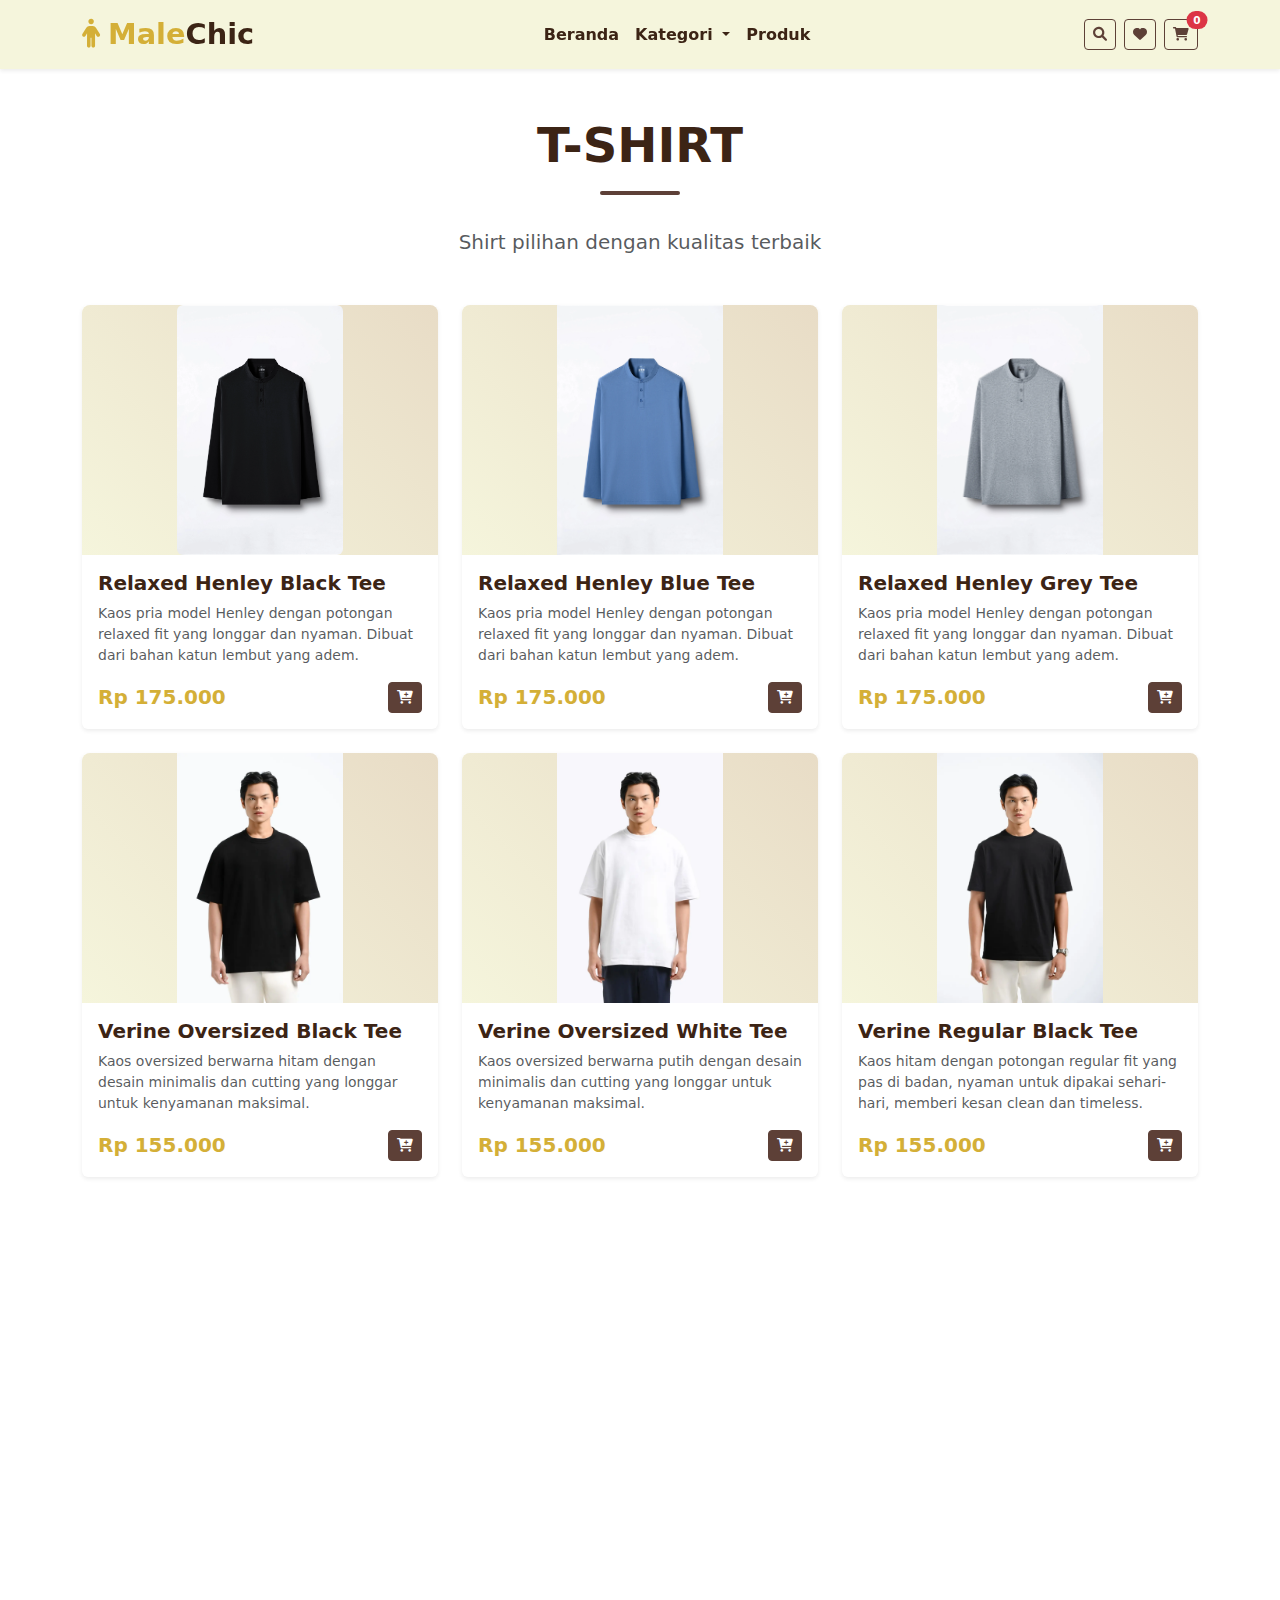
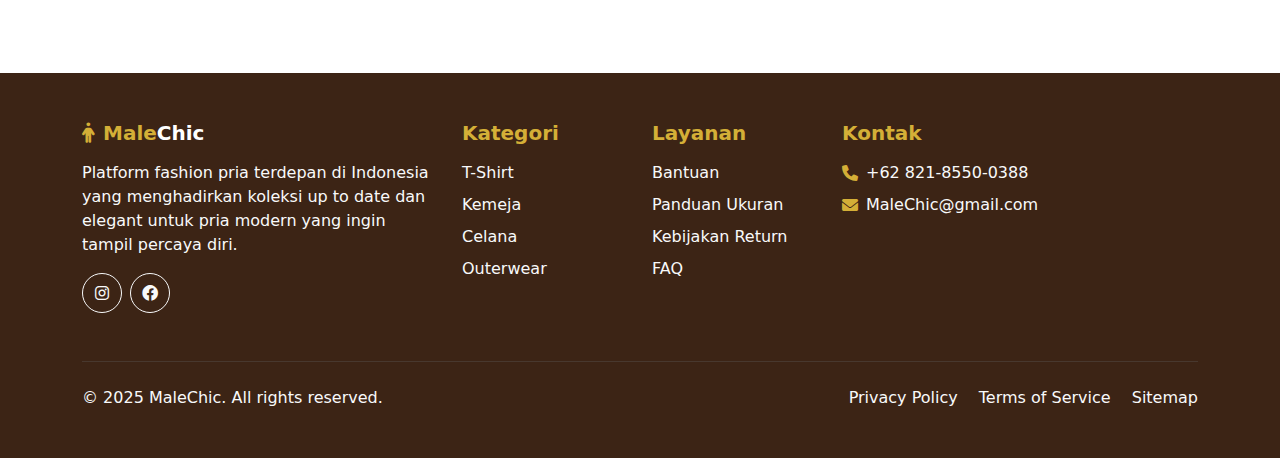
<file: T-shirt.html>
<!DOCTYPE html>
<html lang="id">
<head>
    <!-- Meta tag untuk karakter encoding dan responsive design -->
    <meta charset="UTF-8">
    <meta name="viewport" content="width=device-width, initial-scale=1.0">
    <title>MaleChic - Fashion Pria Modern</title>
    
    <!-- Import library CSS eksternal -->
    <!-- Bootstrap untuk styling dan layout responsive -->
    <link href="https://cdnjs.cloudflare.com/ajax/libs/bootstrap/5.3.0/css/bootstrap.min.css" rel="stylesheet">
    <!-- Font Awesome untuk icon-icon -->
    <link href="https://cdnjs.cloudflare.com/ajax/libs/font-awesome/6.0.0/css/all.min.css" rel="stylesheet">
    <!-- CSS kustom untuk styling tambahan -->
    <link rel="stylesheet" href="tshirt.css">
</head>
<body>
    <!-- ============================== -->
    <!-- BAGIAN NAVIGASI (NAVBAR) -->
    <!-- ============================== -->
    <nav class="navbar navbar-expand-lg navbar-light bg-cream sticky-top shadow-sm">
        <div class="container">
            <!-- Logo/Brand Website -->
            <a class="navbar-brand brand-text" href="#">
                <i class="fas fa-male me-2 text-gold"></i><span class="text-gold">Male</span>Chic
            </a>
            
            <!-- Tombol toggle untuk mobile menu (hamburger menu) -->
            <button class="navbar-toggler" type="button" data-bs-toggle="collapse" data-bs-target="#navbarNav">
                <span class="navbar-toggler-icon"></span>
            </button>
            
            <!-- Menu navigasi utama -->
            <div class="collapse navbar-collapse" id="navbarNav">
                <!-- Menu navigasi di tengah -->
                <ul class="navbar-nav mx-auto">
                    <li class="nav-item">
                        <a class="nav-link fw-semibold" href="Homepage.html">Beranda</a>
                    </li>
                    <!-- Dropdown menu untuk kategori produk -->
                    <li class="nav-item dropdown">
                        <a class="nav-link dropdown-toggle fw-semibold" href="#" role="button" data-bs-toggle="dropdown">
                            Kategori
                        </a>
                        <ul class="dropdown-menu">
                            <li><a class="dropdown-item" href="T-shirt.html">T-Shirt</a></li>
                            <li><a class="dropdown-item" href="shirt.html">Shirt</a></li>
                            <li><a class="dropdown-item" href="Pants.html">Pants</a></li>
                            <li><a class="dropdown-item" href="Outerware.html">Outerwear</a></li>
                        </ul>
                    </li>
                    <li class="nav-item">
                        <a class="nav-link fw-semibold" href="#products">Produk</a>
                    </li>
                   
                </ul>
                
                <!-- Tombol aksi di kanan navbar (search, wishlist, cart) -->
                <div class="d-flex gap-2">
                    <!-- Tombol pencarian -->
                    <button class="btn btn-outline-brown btn-sm">
                        <i class="fas fa-search"></i>
                    </button>
                    <!-- Tombol wishlist/favorit -->
                    <button class="btn btn-outline-brown btn-sm">
                        <i class="fas fa-heart"></i>
                    </button>
                    <!-- Tombol keranjang belanja dengan badge counter -->
                    <button class="btn btn-outline-brown btn-sm position-relative">
                        <i class="fas fa-shopping-cart"></i>
                        <span class="position-absolute top-0 start-100 translate-middle badge rounded-pill bg-danger">
                            0
                        </span>
                    </button>
                </div>
            </div>
        </div>
    </nav>

    <section id="products" class="py-5">
        <div class="container">
            <!-- Header section -->
            <div class="text-center mb-5">
                <h2 class="display-5 fw-bold text-brown-dark mb-3">T-SHIRT</h2>
                <div class="section-divider"></div>
                <p class="lead text-muted">Shirt pilihan dengan kualitas terbaik</p>
            </div>
            
            <!-- Grid produk unggulan (4 kolom) -->
            <div class="row g-4">
                <!-- Produk 1: Tshirt1 -->
                <div class="col-lg-4 col-md-6">
                    <div class="card h-100 shadow-sm border-0">
                        <!-- Placeholder untuk gambar produk -->
                        <div class="product-image-placeholder d-flex align-items-center justify-content-center">
                            <img src="tshirt01.jpeg" class="img-fluid rounded" alt="">
                        </div>
                        <div class="card-body">
                            <h5 class="card-title fw-bold text-brown-dark">Relaxed Henley Black Tee</h5>
                            <p class="card-text text-muted small">Kaos pria model Henley dengan potongan relaxed fit yang longgar dan nyaman. Dibuat dari bahan katun lembut yang adem.</p>
                            <!-- Area harga dan tombol beli -->
                            <div class="d-flex justify-content-between align-items-center">
                                <span class="h5 text-gold fw-bold mb-0">Rp 175.000</span>
                                <button class="btn btn-brown btn-sm">
                                    <i class="fas fa-cart-plus"></i>
                                </button>
                            </div>
                        </div>
                    </div>
                </div>
                
                <!-- Produk 2: Tshirt2 -->
                <div class="col-lg-4 col-md-6">
                    <div class="card h-100 shadow-sm border-0">
                        <div class="product-image-placeholder d-flex align-items-center justify-content-center">
                            <img src="tshirt2.webp" alt="shirt">
                        </div>
                        <div class="card-body">
                            <h5 class="card-title fw-bold text-brown-dark">Relaxed Henley Blue Tee</h5>
                            <p class="card-text text-muted small">Kaos pria model Henley dengan potongan relaxed fit yang longgar dan nyaman. Dibuat dari bahan katun lembut yang adem.</p>
                            <div class="d-flex justify-content-between align-items-center">
                                <span class="h5 text-gold fw-bold mb-0">Rp 175.000</span>
                                <button class="btn btn-brown btn-sm">
                                    <i class="fas fa-cart-plus"></i>
                                </button>
                            </div>
                        </div>
                    </div>
                </div>
                
                <!-- Produk 3: Tshirt3 -->
                <div class="col-lg-4 col-md-6">
                    <div class="card h-100 shadow-sm border-0">
                        <div class="product-image-placeholder d-flex align-items-center justify-content-center">
                            <img src="tshirt3.webp" alt="shirt">
                        </div>
                        <div class="card-body">
                            <h5 class="card-title fw-bold text-brown-dark">Relaxed Henley Grey Tee</h5>
                            <p class="card-text text-muted small">Kaos pria model Henley dengan potongan relaxed fit yang longgar dan nyaman. Dibuat dari bahan katun lembut yang adem.</p>
                            <div class="d-flex justify-content-between align-items-center">
                                <span class="h5 text-gold fw-bold mb-0">Rp 175.000</span>
                                <button class="btn btn-brown btn-sm">
                                    <i class="fas fa-cart-plus"></i>
                                </button>
                            </div>
                        </div>
                    </div>
                </div>

                <!-- Produk 4: Tshirt4 -->
                <div class="col-lg-4 col-md-6">
                    <div class="card h-100 shadow-sm border-0">
                        <div class="product-image-placeholder d-flex align-items-center justify-content-center">
                            <img src="tshirt4.webp" alt="shirt">
                        </div>
                        <div class="card-body">
                            <h5 class="card-title fw-bold text-brown-dark">Verine Oversized Black Tee</h5>
                            <p class="card-text text-muted small">Kaos oversized berwarna hitam dengan desain minimalis dan cutting yang longgar untuk kenyamanan maksimal.</p>
                            <div class="d-flex justify-content-between align-items-center">
                                <span class="h5 text-gold fw-bold mb-0">Rp 155.000</span>
                                <button class="btn btn-brown btn-sm">
                                    <i class="fas fa-cart-plus"></i>
                                </button>
                            </div>
                        </div>
                    </div>
                </div>

                <!-- Produk 5: Tshirt5 -->
                <div class="col-lg-4 col-md-6">
                    <div class="card h-100 shadow-sm border-0">
                        <div class="product-image-placeholder d-flex align-items-center justify-content-center">
                            <img src="tshirt5.webp" alt="shirt">
                        </div>
                        <div class="card-body">
                            <h5 class="card-title fw-bold text-brown-dark">Verine Oversized White Tee</h5>
                            <p class="card-text text-muted small">Kaos oversized berwarna putih dengan desain minimalis dan cutting yang longgar untuk kenyamanan maksimal.</p>
                            <div class="d-flex justify-content-between align-items-center">
                                <span class="h5 text-gold fw-bold mb-0">Rp 155.000</span>
                                <button class="btn btn-brown btn-sm">
                                    <i class="fas fa-cart-plus"></i>
                                </button>
                            </div>
                        </div>
                    </div>
                </div>

                 <!-- Produk 6: Tshirt6 -->
                <div class="col-lg-4 col-md-6">
                    <div class="card h-100 shadow-sm border-0">
                        <div class="product-image-placeholder d-flex align-items-center justify-content-center">
                            <img src="tshirt6.webp" alt="shirt">
                        </div>
                        <div class="card-body">
                            <h5 class="card-title fw-bold text-brown-dark">Verine Regular Black Tee</h5>
                            <p class="card-text text-muted small">Kaos hitam dengan potongan regular fit yang pas di badan, nyaman untuk dipakai sehari-hari, memberi kesan clean dan timeless.</p>
                            <div class="d-flex justify-content-between align-items-center">
                                <span class="h5 text-gold fw-bold mb-0">Rp 155.000</span>
                                <button class="btn btn-brown btn-sm">
                                    <i class="fas fa-cart-plus"></i>
                                </button>
                            </div>
                        </div>
                    </div>
                </div>

                 <!-- Produk 7: Tshirt7 -->
                <div class="col-lg-4 col-md-6">
                    <div class="card h-100 shadow-sm border-0">
                        <div class="product-image-placeholder d-flex align-items-center justify-content-center">
                            <img src="tshirt7.webp" alt="shirt">
                        </div>
                        <div class="card-body">
                            <h5 class="card-title fw-bold text-brown-dark">Summer Basic Grey Tee</h5>
                            <p class="card-text text-muted small">Kaos ringan dengan bahan katun, sempurna untuk cuaca panas. Desain simpel dengan potongan regular fit yang nyaman.</p>
                            <div class="d-flex justify-content-between align-items-center">
                                <span class="h5 text-gold fw-bold mb-0">Rp 90.000</span>
                                <button class="btn btn-brown btn-sm">
                                    <i class="fas fa-cart-plus"></i>
                                </button>
                            </div>
                        </div>
                    </div>
                </div>

                 <!-- Produk 8: Tshirt8 -->
                <div class="col-lg-4 col-md-6">
                    <div class="card h-100 shadow-sm border-0">
                        <div class="product-image-placeholder d-flex align-items-center justify-content-center">
                            <img src="tshirt8.webp" alt="shirt">
                        </div>
                        <div class="card-body">
                            <h5 class="card-title fw-bold text-brown-dark">Summer Basic Brown Tee</h5>
                            <p class="card-text text-muted small">Kaos ringan dengan bahan katun, sempurna untuk cuaca panas. Desain simpel dengan potongan regular fit yang nyaman.</p>
                            <div class="d-flex justify-content-between align-items-center">
                                <span class="h5 text-gold fw-bold mb-0">Rp 90.000</span>
                                <button class="btn btn-brown btn-sm">
                                    <i class="fas fa-cart-plus"></i>
                                </button>
                            </div>
                        </div>
                    </div>
                </div>

                 <!-- Produk 9: Tshirt9 -->
                <div class="col-lg-4 col-md-6">
                    <div class="card h-100 shadow-sm border-0">
                        <div class="product-image-placeholder d-flex align-items-center justify-content-center">
                            <img src="tshirt9.webp" alt="shirt flanel">
                        </div>
                        <div class="card-body">
                            <h5 class="card-title fw-bold text-brown-dark">Summer Basic Navy Tee</h5>
                            <p class="card-text text-muted small">Kaos ringan dengan bahan katun, sempurna untuk cuaca panas. Desain simpel dengan potongan regular fit yang nyaman.</p>
                            <div class="d-flex justify-content-between align-items-center">
                                <span class="h5 text-gold fw-bold mb-0">Rp 90.000</span>
                                <button class="btn btn-brown btn-sm">
                                    <i class="fas fa-cart-plus"></i>
                                </button>
                            </div>
                        </div>
                    </div>
                </div>
            </div>
        </div>
    </section>

    <!-- ============================== -->
    <!-- BAGIAN FOOTER -->
    <!-- ============================== -->
    <footer class="bg-brown-dark text-white py-5">
        <div class="container">
            <div class="row">
                <!-- Kolom 1: Info perusahaan dan social media -->
                <div class="col-lg-4 mb-4">
                    <h5 class="fw-bold mb-3">
                        <i class="fas fa-male me-2 text-gold"></i><span class="text-gold">Male</span>Chic
                    </h5>
                    <p class="text-light">
                        Platform fashion pria terdepan di Indonesia yang menghadirkan koleksi up to date dan elegant 
                        untuk pria modern yang ingin tampil percaya diri.
                    </p>
                    <!-- Social media icons -->
                    <div class="d-flex">
                        <a href="#" class="btn btn-outline-light social-icon d-flex align-items-center justify-content-center me-2">
                            <i class="fab fa-instagram"></i>
                        </a>
                        <a href="#" class="btn btn-outline-light social-icon d-flex align-items-center justify-content-center">
                            <i class="fab fa-facebook"></i>
                        </a>
                    </div>
                </div>
                
                <!-- Kolom 2: Menu kategori -->
                <div class="col-lg-2 col-md-6 mb-4">
                    <h5 class="fw-bold mb-3 text-gold">Kategori</h5>
                    <ul class="list-unstyled">
                        <li class="mb-2"><a href="tshirt.html" class="text-decoration-none text-light">T-Shirt</a></li>
                        <li class="mb-2"><a href="shirt.html" class="text-decoration-none text-light">Kemeja</a></li>
                        <li class="mb-2"><a href="Pants.html" class="text-decoration-none text-light">Celana</a></li>
                        <li class="mb-2"><a href="Outerware.html" class="text-decoration-none text-light">Outerwear</a></li>
                    </ul>
                </div>
                
                <!-- Kolom 3: Menu layanan -->
                <div class="col-lg-2 col-md-6 mb-4">
                    <h5 class="fw-bold mb-3 text-gold">Layanan</h5>
                    <ul class="list-unstyled">
                        <li class="mb-2"><a href="#" class="text-decoration-none text-light">Bantuan</a></li>
                        <li class="mb-2"><a href="#" class="text-decoration-none text-light">Panduan Ukuran</a></li>
                        <li class="mb-2"><a href="#" class="text-decoration-none text-light">Kebijakan Return</a></li>
                        <li class="mb-2"><a href="#" class="text-decoration-none text-light">FAQ</a></li>
                    </ul>
                </div>
                
                <!-- Kolom 4: Informasi kontak -->
                <div class="col-lg-4 mb-4 ">
                    <h5 class="fw-bold mb-3 text-gold">Kontak</h5>
                    <ul class="list-unstyled">
                        <li class="mb-2 d-flex align-items-center">
                            <i class="fas fa-phone me-2 text-gold"></i>
                            <span class="text-light">+62 821-8550-0388</span>
                        </li>
                        <li class="mb-2 d-flex align-items-center">
                            <i class="fas fa-envelope me-2 text-gold"></i>
                            <span class="text-light">MaleChic@gmail.com</span>
                        </li>
                    </ul>
                </div>
            </div>
            
            <!-- Garis pemisah -->
            <hr class="my-4 border-secondary">
            
            <!-- Footer bottom dengan copyright dan legal links -->
            <div class="row align-items-center">
                <div class="col-md-6">
                    <p class="mb-0 text-light">&copy; 2025 MaleChic. All rights reserved.</p>
                </div>
                <div class="col-md-6 text-md-end">
                    <a href="#" class="text-decoration-none text-light me-3">Privacy Policy</a>
                    <a href="#" class="text-decoration-none text-light me-3">Terms of Service</a>
                    <a href="#" class="text-decoration-none text-light">Sitemap</a>
                </div>
            </div>
        </div>
    </footer>
    
    <!-- ============================== -->
    <!-- IMPORT JAVASCRIPT LIBRARIES -->
    <!-- ============================== -->
    <!-- Bootstrap JavaScript untuk interaktivitas komponen -->
    <script src="https://cdnjs.cloudflare.com/ajax/libs/bootstrap/5.3.0/js/bootstrap.bundle.min.js"></script> 
    
    <!-- ============================== -->
    <!-- JAVASCRIPT KUSTOM -->
    <!-- ============================== -->
    <script>
        // ==========================================
        // FITUR 1: SMOOTH SCROLLING
        // ==========================================
        // Fungsi untuk membuat scroll halus ketika mengklik link anchor
        document.querySelectorAll('a[href^="#"]').forEach(anchor => {
            anchor.addEventListener('click', function (e) {
                e.preventDefault(); // Mencegah default behavior
                const target = document.querySelector(this.getAttribute('href'));
                if (target) {
                    // Scroll ke target dengan animasi halus
                    target.scrollIntoView({
                        behavior: 'smooth',
                        block: 'start'
                    });
                }
            });
        });

        // ==========================================
        // FITUR 2: FUNGSI KERANJANG BELANJA
        // ==========================================
        // Menambahkan event listener ke semua tombol "tambah ke keranjang"
        document.querySelectorAll('.btn .fa-cart-plus').forEach(button => {
            button.parentElement.addEventListener('click', function(e) {
                e.preventDefault(); // Mencegah redirect
                
                // Animasi perubahan tombol saat diklik
                this.classList.remove('btn-brown');
                this.classList.add('btn-success');
                this.innerHTML = '<i class="fas fa-check"></i>'; // Ganti icon menjadi centang
                
                // Reset tombol ke kondisi semula setelah 2 detik
                setTimeout(() => {
                    this.classList.remove('btn-success');
                    this.classList.add('btn-brown');
                    this.innerHTML = '<i class="fas fa-cart-plus"></i>';
                }, 2000);
                
                // Update counter pada badge keranjang
                const badge = document.querySelector('.badge');
                if (badge) {
                    badge.textContent = parseInt(badge.textContent) + 1;
                }
            });
        });

        // ==========================================
        // FITUR 3: ANIMASI SCROLL UNTUK CARDS
        // ==========================================
        // Menggunakan Intersection Observer API untuk animasi saat scroll
        const cards = document.querySelectorAll('.card');
        
        // Observer untuk mendeteksi ketika card masuk ke viewport
        const observer = new IntersectionObserver((entries) => {
            entries.forEach(entry => {
                if (entry.isIntersecting) {
                    // Animasi fade-in dan slide-up ketika card terlihat
                    entry.target.style.transform = 'translateY(0)';
                    entry.target.style.opacity = '1';
                }
            });
        });

        // Setup initial state dan observe semua cards
        cards.forEach(card => {
            // Set kondisi awal card (tersembunyi dan sedikit ke bawah)
            card.style.transform = 'translateY(20px)';
            card.style.opacity = '0';
            card.style.transition = 'all 0.6s ease'; // Durasi animasi
            
            // Mulai observasi card
            observer.observe(card);
        });
    </script>
</body>
</html>
</file>
<file: homepage.css>
/* ===== VARIABEL WARNA UTAMA ===== */
/* Sistem warna terpadu untuk konsistensi di seluruh website */
:root {
    --dark-brown: #3c2415;    /* Cokelat tua - untuk teks utama dan elemen penting */
    --medium-brown: #5d4037;  /* Cokelat sedang - untuk tombol dan aksen */
    --light-brown: #795548;   /* Cokelat muda - untuk background sekunder */
    --cream: #f5f5dc;         /* Krem - untuk background terang dan kontras */
    --gold: #d4af37;          /* Emas - untuk highlight dan elemen premium */
}

/* ===== BACKGROUND COMPONENTS ===== */
/* Background gradient untuk section hero/banner utama */
.hero-bg {
    background: linear-gradient(135deg, var(--dark-brown) 0%, var(--medium-brown) 100%);
}
.hero-bg::before {
    content: '';
    position: absolute;
    top: 0;
    left: 0;
    right: 0;
    bottom: 0;
    background: rgba(0, 0, 0, 0.2);
    z-index: 1;
}
/* ===== TYPOGRAPHY ===== */
/* Styling khusus untuk teks brand/logo perusahaan */
.brand-text {
    font-weight: 700;                    /* Bold untuk penekanan */
    font-size: 1.8rem;                   /* Ukuran besar untuk visibility */
    color: var(--dark-brown) !important; /* Warna cokelat tua untuk keterbacaan */
}

/* ===== DECORATIVE ELEMENTS ===== */
/* Garis pembatas horizontal antar section */
.section-divider {
    width: 80px;                    /* Lebar tetap untuk konsistensi */
    height: 4px;                    /* Ketebalan yang cukup terlihat */
    background: var(--medium-brown); /* Warna cokelat sedang */
    margin: 0 auto 2rem;            /* Center alignment dengan margin bawah */
    border-radius: 2px;             /* Sudut sedikit melengkung */
}


/* ===== PRODUCT DISPLAY ===== */
/* Placeholder untuk gambar produk dengan gradient lembut */
.product-image-placeholder {
    height: 250px; /* Tinggi konsisten untuk semua gambar */
    overflow: hidden;
    background: linear-gradient(45deg, var(--cream), #e8dcc6); /* Gradient cream */
    border-top-left-radius: 0.5rem;
    border-top-right-radius: 0.5rem;
    display: flex;
    justify-content: center;
    align-items: center;
}

.product-image-placeholder img {
    max-height: 100%;
    max-width: 100%;
    object-fit: contain; /* Atur agar gambar tidak terpotong dan tetap proporsional */
}


/* ===== SOCIAL MEDIA ===== */
/* Styling untuk ikon media sosial */
.social-icon {
    width: 40px;       /* Ukuran standar untuk ikon sosial media */
    height: 40px;      /* Membuat bentuk persegi */
    border-radius: 50%; /* Membuat bentuk lingkaran sempurna */
}

/* ===== UTILITY CLASSES - BACKGROUND COLORS ===== */
/* Background cokelat tua - untuk header, footer, atau elemen penting */
.bg-brown-dark {
    background-color: var(--dark-brown) !important;
}

/* Background cokelat sedang - untuk tombol dan section aksen */
.bg-brown-medium {
    background-color: var(--medium-brown) !important;
}

/* Background cokelat muda - untuk card dan container sekunder */
.bg-brown-light {
    background-color: var(--light-brown) !important;
}

/* Background cream - untuk kontras dan area konten utama */
.bg-cream {
    background-color: var(--cream) !important;
}

/* ===== UTILITY CLASSES - TEXT COLORS ===== */
/* Warna teks cokelat tua - untuk heading dan teks penting */
.text-brown-dark {
    color: var(--dark-brown) !important;
}

/* Warna teks cokelat sedang - untuk subheading dan teks sekunder */
.text-brown-medium {
    color: var(--medium-brown) !important;
}

/* Warna teks emas - untuk highlight, harga, atau elemen premium */
.text-gold {
    color: var(--gold) !important;
}

/* ===== BUTTON COMPONENTS ===== */
/* Tombol utama dengan background cokelat */
.btn-brown {
    background-color: var(--medium-brown); /* Background cokelat sedang */
    border-color: var(--medium-brown);     /* Border matching background */
    color: white;                          /* Teks putih untuk kontras */
}

/* Efek hover untuk tombol cokelat - berubah ke warna lebih gelap */
.btn-brown:hover {
    background-color: var(--dark-brown); /* Background jadi lebih gelap saat hover */
    border-color: var(--dark-brown);     /* Border ikut berubah */
    color: white;                        /* Teks tetap putih */
}

/* Tombol outline/border cokelat - untuk aksi sekunder */
.btn-outline-brown {
    border-color: var(--medium-brown); /* Border cokelat */
    color: var(--medium-brown);        /* Teks cokelat */
}

/* Efek hover untuk tombol outline - background terisi saat hover */
.btn-outline-brown:hover {
    background-color: var(--medium-brown); /* Background terisi saat hover */
    border-color: var(--medium-brown);     /* Border tetap sama */
    color: white;                          /* Teks berubah putih */
}



/* ===== NAVIGATION BAR ===== */
/* Styling untuk link navigation - warna default */
.navbar-light .navbar-nav .nav-link {
    color: var(--dark-brown) !important; /* Warna link cokelat tua */
}

/* Efek hover untuk link navigation */
.navbar-light .navbar-nav .nav-link:hover {
    color: var(--medium-brown) !important; /* Warna berubah saat hover */
}

/* ===== ADDITIONAL UTILITIES ===== */
/* Warna teks primary untuk konsistensi dengan tema */
.text-brown-primary {
    color: var(--medium-brown) !important;
}

/* Background gradient cokelat - untuk section khusus atau card premium */
.bg-brown-gradient {
    background: linear-gradient(135deg, var(--light-brown) 0%, var(--medium-brown) 100%);
}

/* ===== SECTION SPACING ===== */
/* Padding atas untuk semua section - memberikan ruang yang konsisten */
section- {
    padding-top: 5rem; /* Jarak atas 5rem untuk semua section */
}
</file>
<file: outerware.css>
/* ===== VARIABEL WARNA UTAMA ===== */
:root {
    --dark-brown: #3c2415;
    --medium-brown: #5d4037;
    --light-brown: #795548;
    --cream: #f5f5dc;
    --gold: #d4af37;
}

/* ===== TYPOGRAPHY ===== */
.brand-text {
    font-weight: 700;
    font-size: 1.8rem;
    color: var(--dark-brown) !important;
}

/* ===== DECORATIVE ELEMENTS ===== */
.section-divider {
    width: 80px;
    height: 4px;
    background: var(--medium-brown);
    margin: 0 auto 2rem;
    border-radius: 2px;
}

/* ===== PRODUCT DISPLAY ===== */
/* Placeholder untuk gambar produk dengan gradient lembut */
.product-image-placeholder {
    height: 200px;                                      /* Tinggi standar untuk konsistensi */
    background: linear-gradient(45deg, var(--cream), #e8dcc6); /* Gradient cream untuk efek visual */
}

body {
    background-color: white;
}

.product-image-placeholder {
    height: 250px;
    overflow: hidden;
    background-color: #f8f8f8;
    border-top-left-radius: 0.5rem;
    border-top-right-radius: 0.5rem;
    display: flex;
    justify-content: center;
    align-items: center;
}

.product-image-placeholder img {
    max-height: 100%;
    width: auto;
    object-fit: cover;
}

/* ===== SOCIAL MEDIA ===== */
.social-icon {
    width: 40px;
    height: 40px;
    border-radius: 50%;
}

/* ===== UTILITY CLASSES - BACKGROUND COLORS ===== */
.bg-brown-dark {
    background-color: var(--dark-brown) !important;
}

.bg-cream {
    background-color: var(--cream) !important;
}

/* ===== UTILITY CLASSES - TEXT COLORS ===== */
.text-brown-dark {
    color: var(--dark-brown) !important;
}

.text-gold {
    color: var(--gold) !important;
}

/* ===== BUTTON COMPONENTS ===== */
.btn-brown {
    background-color: var(--medium-brown);
    border-color: var(--medium-brown);
    color: white;
}

.btn-brown:hover {
    background-color: var(--dark-brown);
    border-color: var(--dark-brown);
    color: white;
}

.btn-outline-brown {
    border-color: var(--medium-brown);
    color: var(--medium-brown);
}

.btn-outline-brown:hover {
    background-color: var(--medium-brown);
    border-color: var(--medium-brown);
    color: white;
}

/* ===== NAVIGATION BAR ===== */
.navbar-light .navbar-nav .nav-link {
    color: var(--dark-brown) !important;
}

.navbar-light .navbar-nav .nav-link:hover {
    color: var(--medium-brown) !important;
}
</file>
<file: pants.css>
/* ===== VARIABEL WARNA UTAMA ===== */
:root {
    --dark-brown: #3c2415;
    --medium-brown: #5d4037;
    --light-brown: #795548;
    --cream: #f5f5dc;
    --gold: #d4af37;
}

/* ===== TYPOGRAPHY ===== */
.brand-text {
    font-weight: 700;
    font-size: 1.8rem;
    color: var(--dark-brown) !important;
}

/* ===== DECORATIVE ELEMENTS ===== */
.section-divider {
    width: 80px;
    height: 4px;
    background: var(--medium-brown);
    margin: 0 auto 2rem;
    border-radius: 2px;
}

/* ===== PRODUCT DISPLAY ===== */
/* Placeholder untuk gambar produk dengan gradient lembut */
.product-image-placeholder {
    height: 200px;                                      /* Tinggi standar untuk konsistensi */
    background: linear-gradient(45deg, var(--cream), #e8dcc6); /* Gradient cream untuk efek visual */
}

body {
    background-color: white;
}

.product-image-placeholder {
    height: 250px;
    overflow: hidden;
    background-color: #f8f8f8;
    border-top-left-radius: 0.5rem;
    border-top-right-radius: 0.5rem;
    display: flex;
    justify-content: center;
    align-items: center;
}

.product-image-placeholder img {
    max-height: 100%;
    width: auto;
    object-fit: cover;
}

/* ===== SOCIAL MEDIA ===== */
.social-icon {
    width: 40px;
    height: 40px;
    border-radius: 50%;
}

/* ===== UTILITY CLASSES - BACKGROUND COLORS ===== */
.bg-brown-dark {
    background-color: var(--dark-brown) !important;
}

.bg-cream {
    background-color: var(--cream) !important;
}

/* ===== UTILITY CLASSES - TEXT COLORS ===== */
.text-brown-dark {
    color: var(--dark-brown) !important;
}

.text-gold {
    color: var(--gold) !important;
}

/* ===== BUTTON COMPONENTS ===== */
.btn-brown {
    background-color: var(--medium-brown);
    border-color: var(--medium-brown);
    color: white;
}

.btn-brown:hover {
    background-color: var(--dark-brown);
    border-color: var(--dark-brown);
    color: white;
}

.btn-outline-brown {
    border-color: var(--medium-brown);
    color: var(--medium-brown);
}

.btn-outline-brown:hover {
    background-color: var(--medium-brown);
    border-color: var(--medium-brown);
    color: white;
}

/* ===== NAVIGATION BAR ===== */
.navbar-light .navbar-nav .nav-link {
    color: var(--dark-brown) !important;
}

.navbar-light .navbar-nav .nav-link:hover {
    color: var(--medium-brown) !important;
}
</file>
<file: shirt.css>
/* ===== VARIABEL WARNA UTAMA ===== */
:root {
    --dark-brown: #3c2415;
    --medium-brown: #5d4037;
    --light-brown: #795548;
    --cream: #f5f5dc;
    --gold: #d4af37;
}

/* ===== TYPOGRAPHY ===== */
.brand-text {
    font-weight: 700;
    font-size: 1.8rem;
    color: var(--dark-brown) !important;
}

/* ===== DECORATIVE ELEMENTS ===== */
.section-divider {
    width: 80px;
    height: 4px;
    background: var(--medium-brown);
    margin: 0 auto 2rem;
    border-radius: 2px;
}

/* ===== PRODUCT DISPLAY ===== */
/* Placeholder untuk gambar produk dengan gradient lembut */
.product-image-placeholder {
    height: 200px;                                      /* Tinggi standar untuk konsistensi */
    background: linear-gradient(45deg, var(--cream), #e8dcc6); /* Gradient cream untuk efek visual */
}

body {
    background-color: white;
}

.product-image-placeholder {
    height: 250px;
    overflow: hidden;
    background-color: #f8f8f8;
    border-top-left-radius: 0.5rem;
    border-top-right-radius: 0.5rem;
    display: flex;
    justify-content: center;
    align-items: center;
}

.product-image-placeholder img {
    max-height: 100%;
    width: auto;
    object-fit: cover;
}

/* ===== SOCIAL MEDIA ===== */
.social-icon {
    width: 40px;
    height: 40px;
    border-radius: 50%;
}

/* ===== UTILITY CLASSES - BACKGROUND COLORS ===== */
.bg-brown-dark {
    background-color: var(--dark-brown) !important;
}

.bg-cream {
    background-color: var(--cream) !important;
}

/* ===== UTILITY CLASSES - TEXT COLORS ===== */
.text-brown-dark {
    color: var(--dark-brown) !important;
}

.text-gold {
    color: var(--gold) !important;
}

/* ===== BUTTON COMPONENTS ===== */
.btn-brown {
    background-color: var(--medium-brown);
    border-color: var(--medium-brown);
    color: white;
}

.btn-brown:hover {
    background-color: var(--dark-brown);
    border-color: var(--dark-brown);
    color: white;
}

.btn-outline-brown {
    border-color: var(--medium-brown);
    color: var(--medium-brown);
}

.btn-outline-brown:hover {
    background-color: var(--medium-brown);
    border-color: var(--medium-brown);
    color: white;
}

/* ===== NAVIGATION BAR ===== */
.navbar-light .navbar-nav .nav-link {
    color: var(--dark-brown) !important;
}

.navbar-light .navbar-nav .nav-link:hover {
    color: var(--medium-brown) !important;
}
</file>
<file: tshirt.css>
/* ===== VARIABEL WARNA UTAMA ===== */
:root {
    --dark-brown: #3c2415;
    --medium-brown: #5d4037;
    --light-brown: #795548;
    --cream: #f5f5dc;
    --gold: #d4af37;
}

/* ===== TYPOGRAPHY ===== */
.brand-text {
    font-weight: 700;
    font-size: 1.8rem;
    color: var(--dark-brown) !important;
}

/* ===== DECORATIVE ELEMENTS ===== */
.section-divider {
    width: 80px;
    height: 4px;
    background: var(--medium-brown);
    margin: 0 auto 2rem;
    border-radius: 2px;
}

/* ===== PRODUCT DISPLAY ===== */
/* Placeholder untuk gambar produk dengan gradient lembut */
.product-image-placeholder {
    height: 200px;                                      /* Tinggi standar untuk konsistensi */
    background: linear-gradient(45deg, var(--cream), #e8dcc6); /* Gradient cream untuk efek visual */
}

body {
    background-color: white;
}

.product-image-placeholder {
    height: 250px;
    overflow: hidden;
    background-color: #f8f8f8;
    border-top-left-radius: 0.5rem;
    border-top-right-radius: 0.5rem;
    display: flex;
    justify-content: center;
    align-items: center;
}

.product-image-placeholder img {
    max-height: 100%;
    width: auto;
    object-fit: cover;
}

/* ===== SOCIAL MEDIA ===== */
.social-icon {
    width: 40px;
    height: 40px;
    border-radius: 50%;
}

/* ===== UTILITY CLASSES - BACKGROUND COLORS ===== */
.bg-brown-dark {
    background-color: var(--dark-brown) !important;
}

.bg-cream {
    background-color: var(--cream) !important;
}

/* ===== UTILITY CLASSES - TEXT COLORS ===== */
.text-brown-dark {
    color: var(--dark-brown) !important;
}

.text-gold {
    color: var(--gold) !important;
}

/* ===== BUTTON COMPONENTS ===== */
.btn-brown {
    background-color: var(--medium-brown);
    border-color: var(--medium-brown);
    color: white;
}

.btn-brown:hover {
    background-color: var(--dark-brown);
    border-color: var(--dark-brown);
    color: white;
}

.btn-outline-brown {
    border-color: var(--medium-brown);
    color: var(--medium-brown);
}

.btn-outline-brown:hover {
    background-color: var(--medium-brown);
    border-color: var(--medium-brown);
    color: white;
}

/* ===== NAVIGATION BAR ===== */
.navbar-light .navbar-nav .nav-link {
    color: var(--dark-brown) !important;
}

.navbar-light .navbar-nav .nav-link:hover {
    color: var(--medium-brown) !important;
}
</file>
